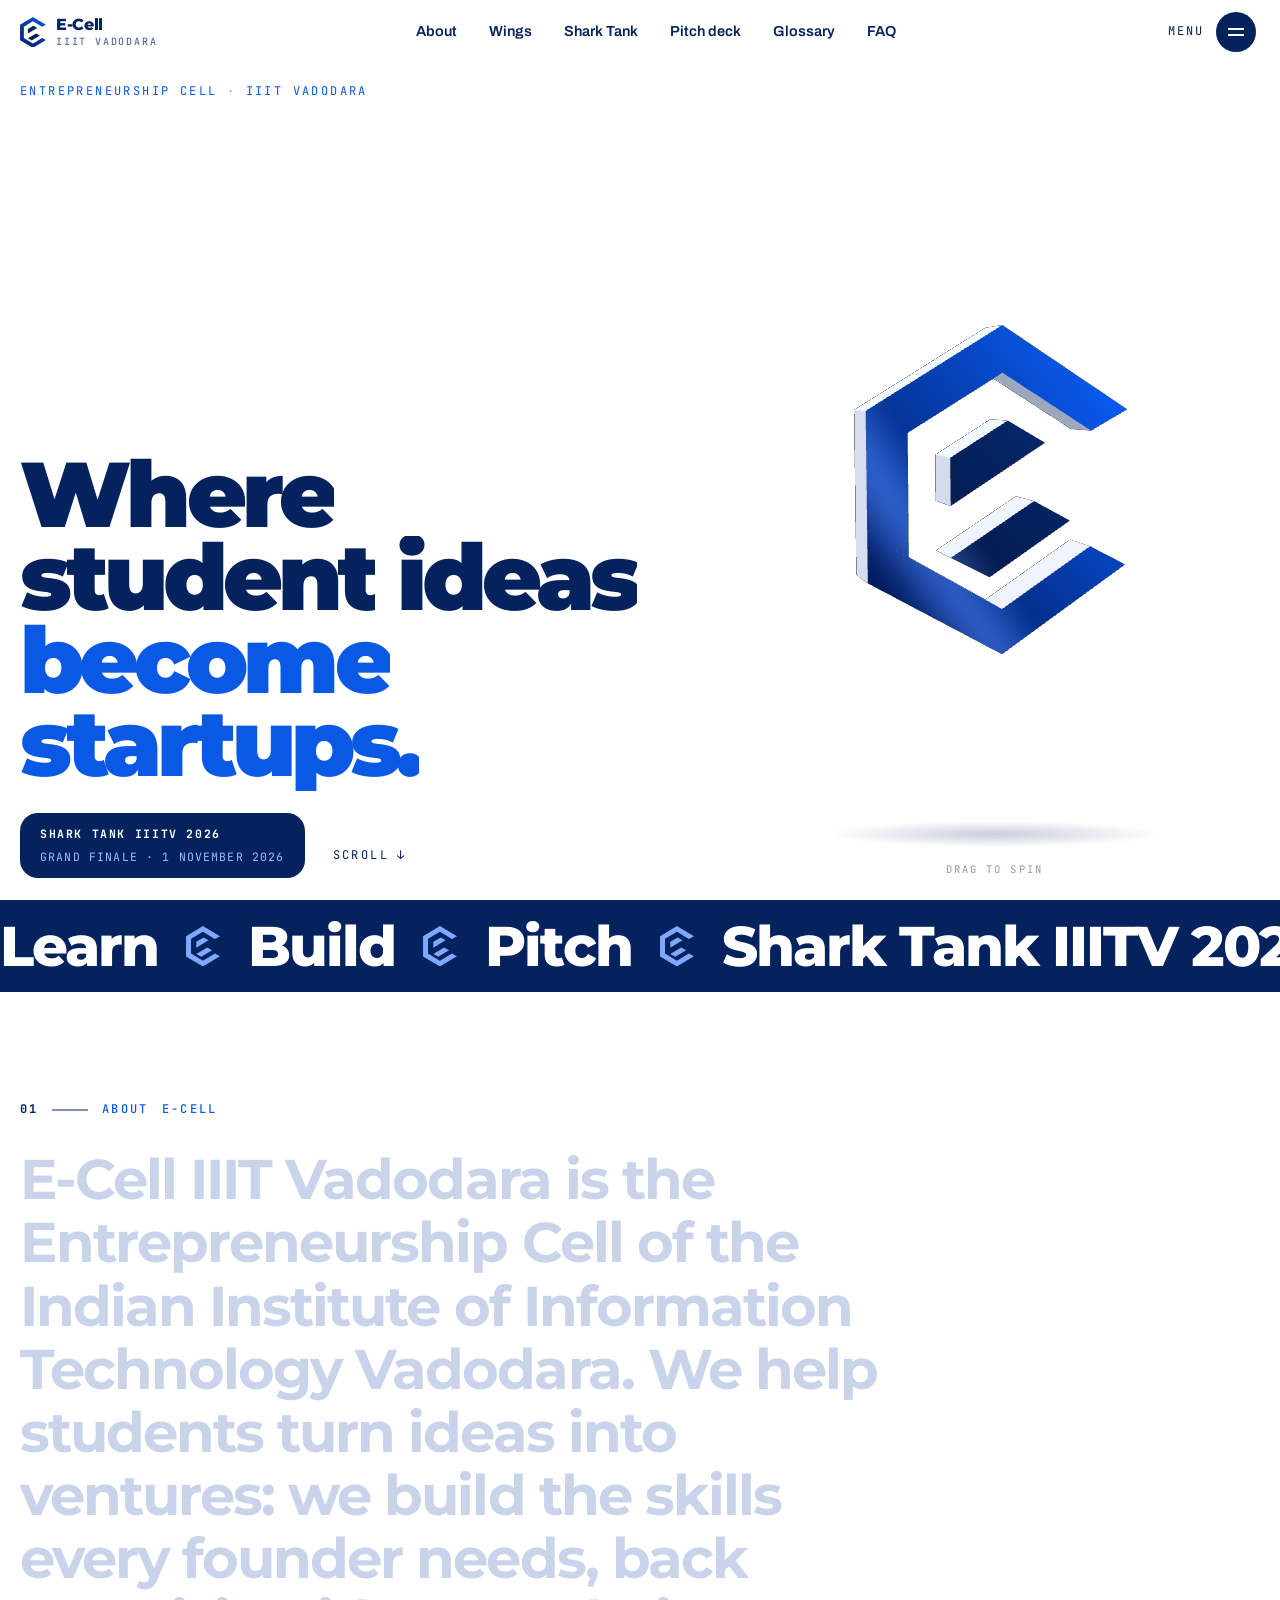
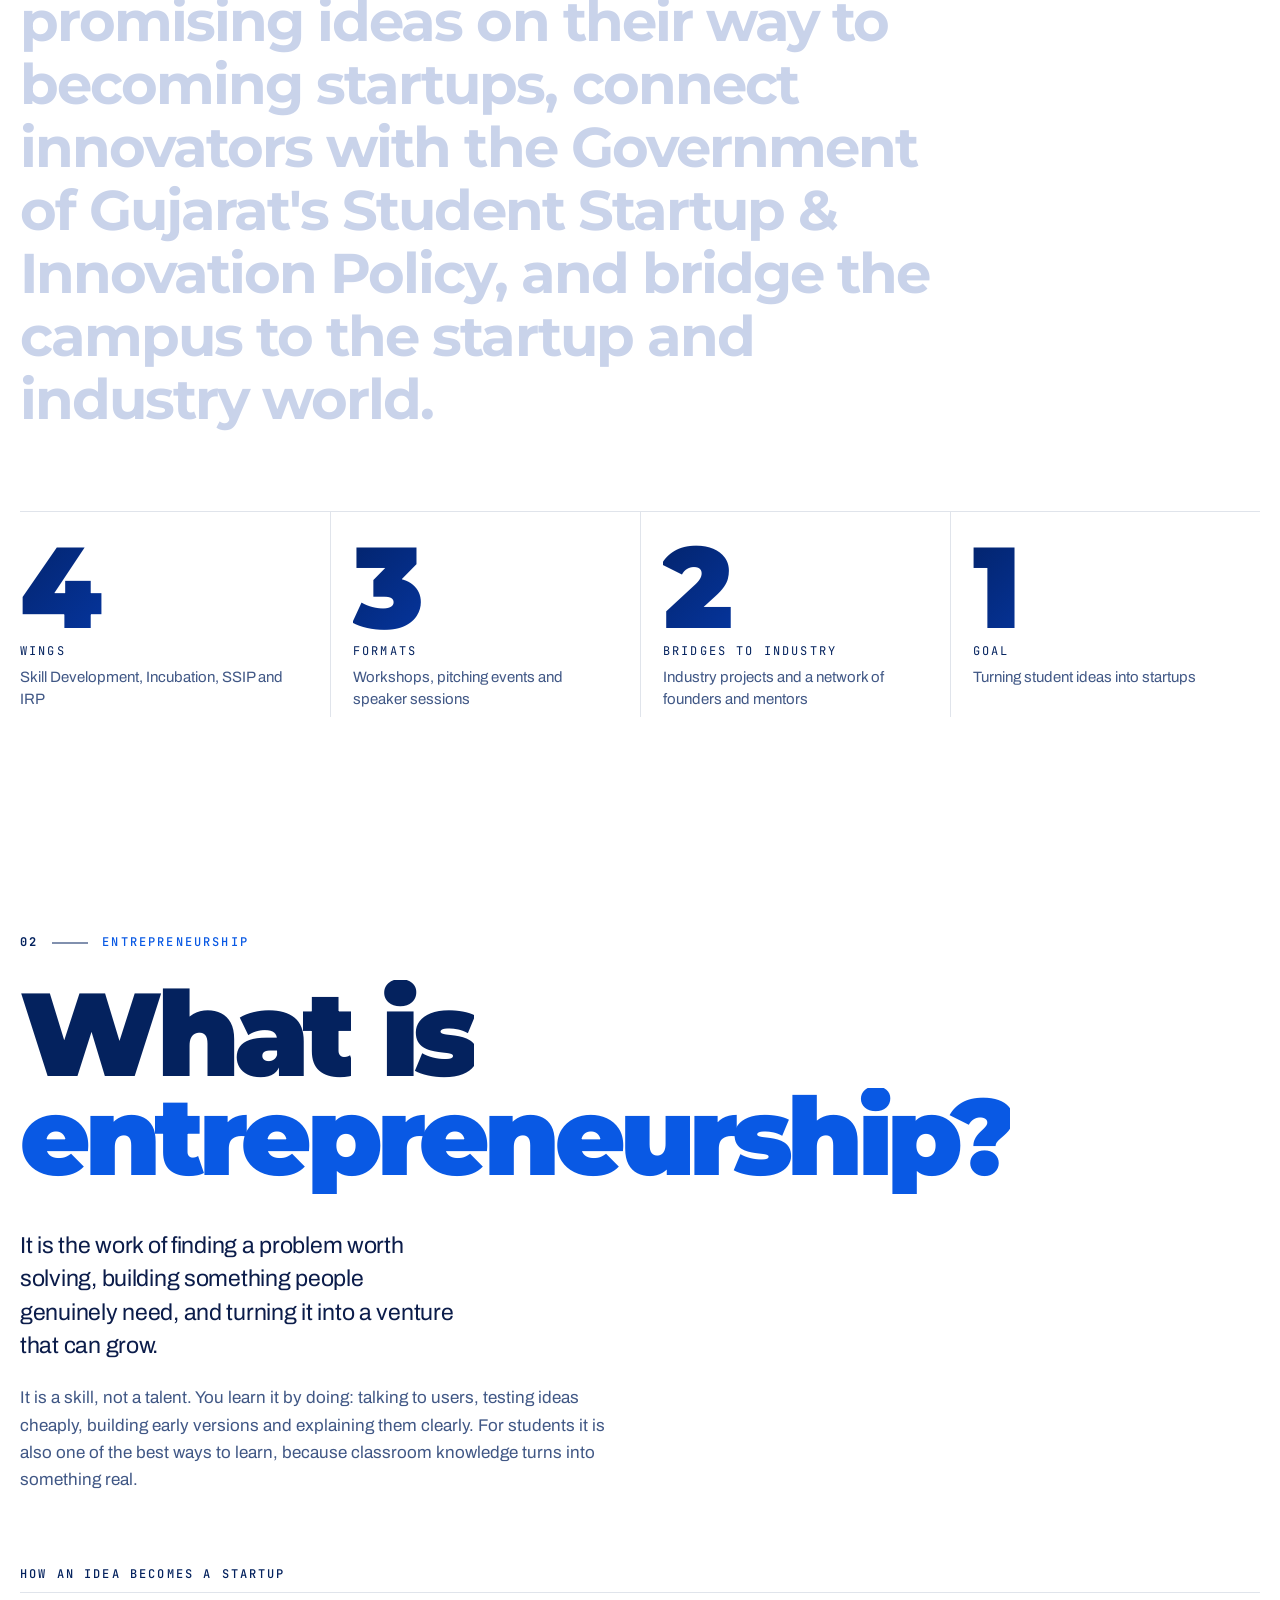
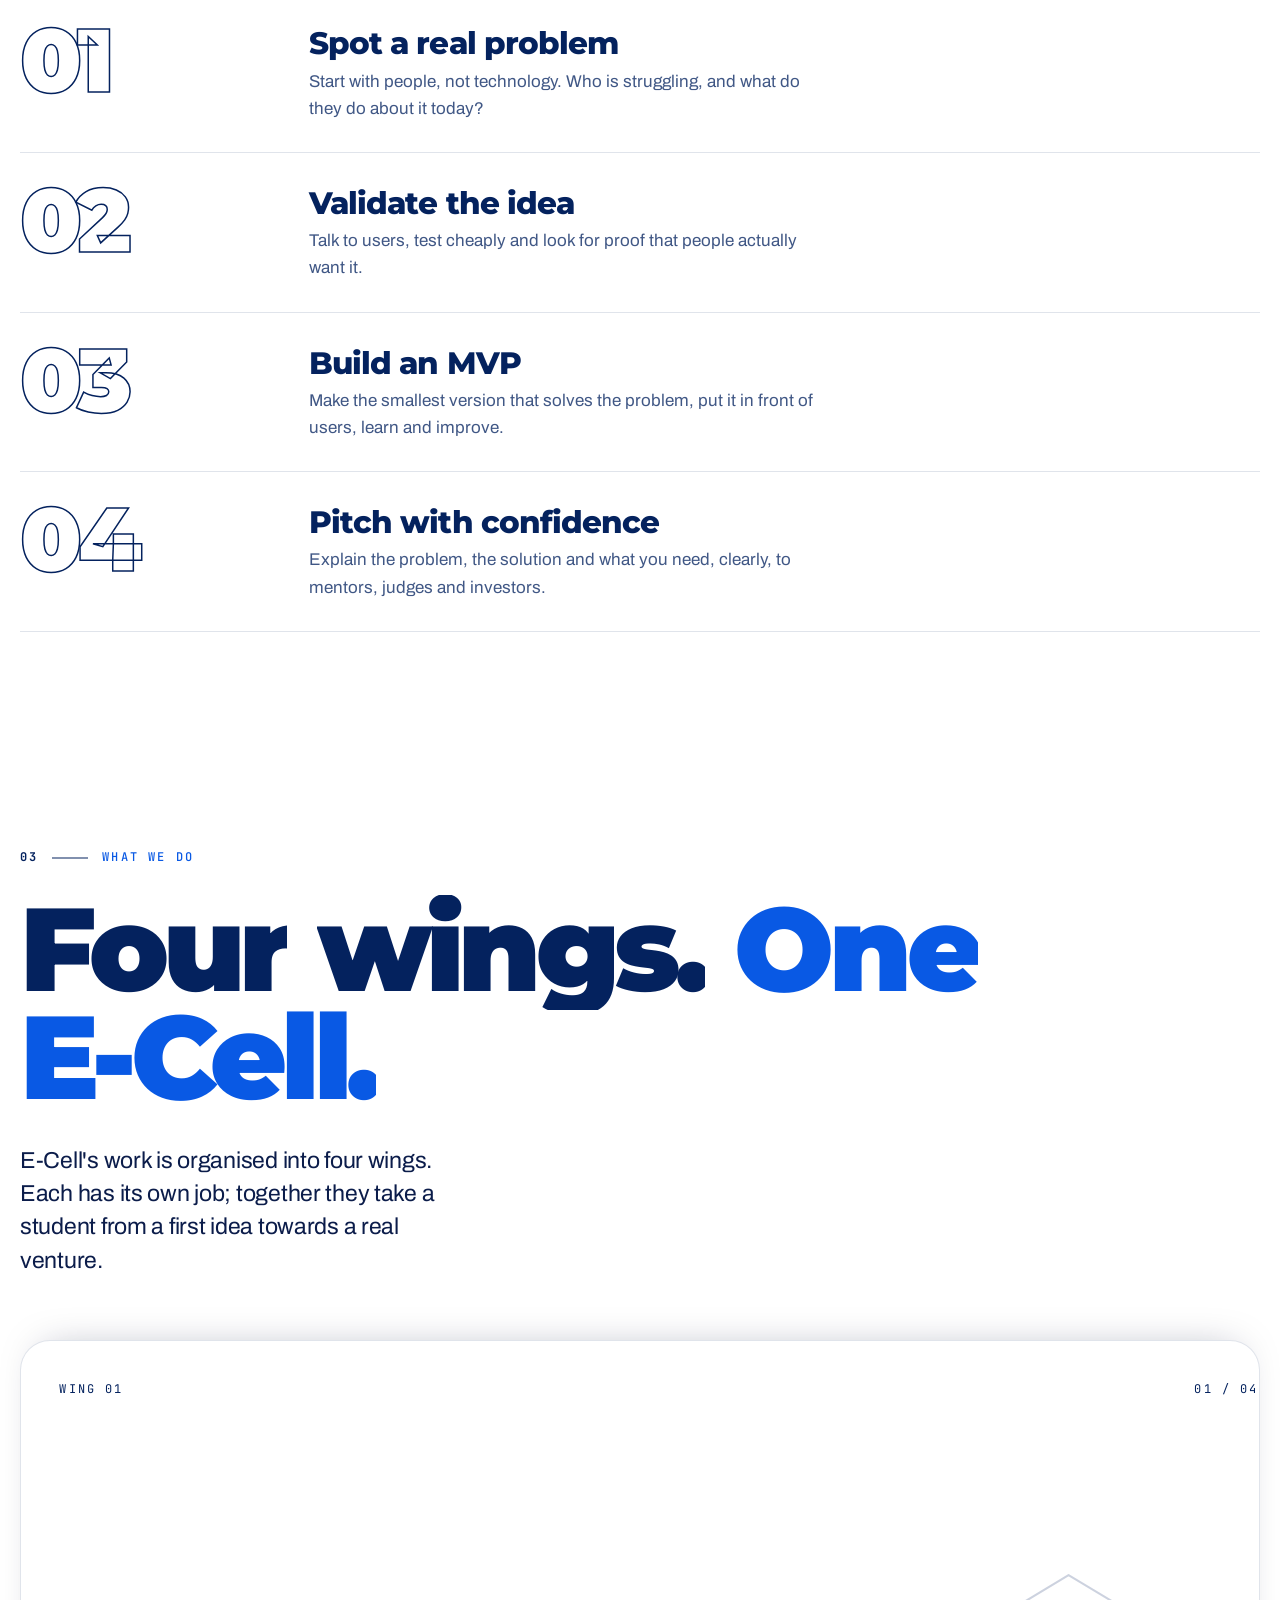
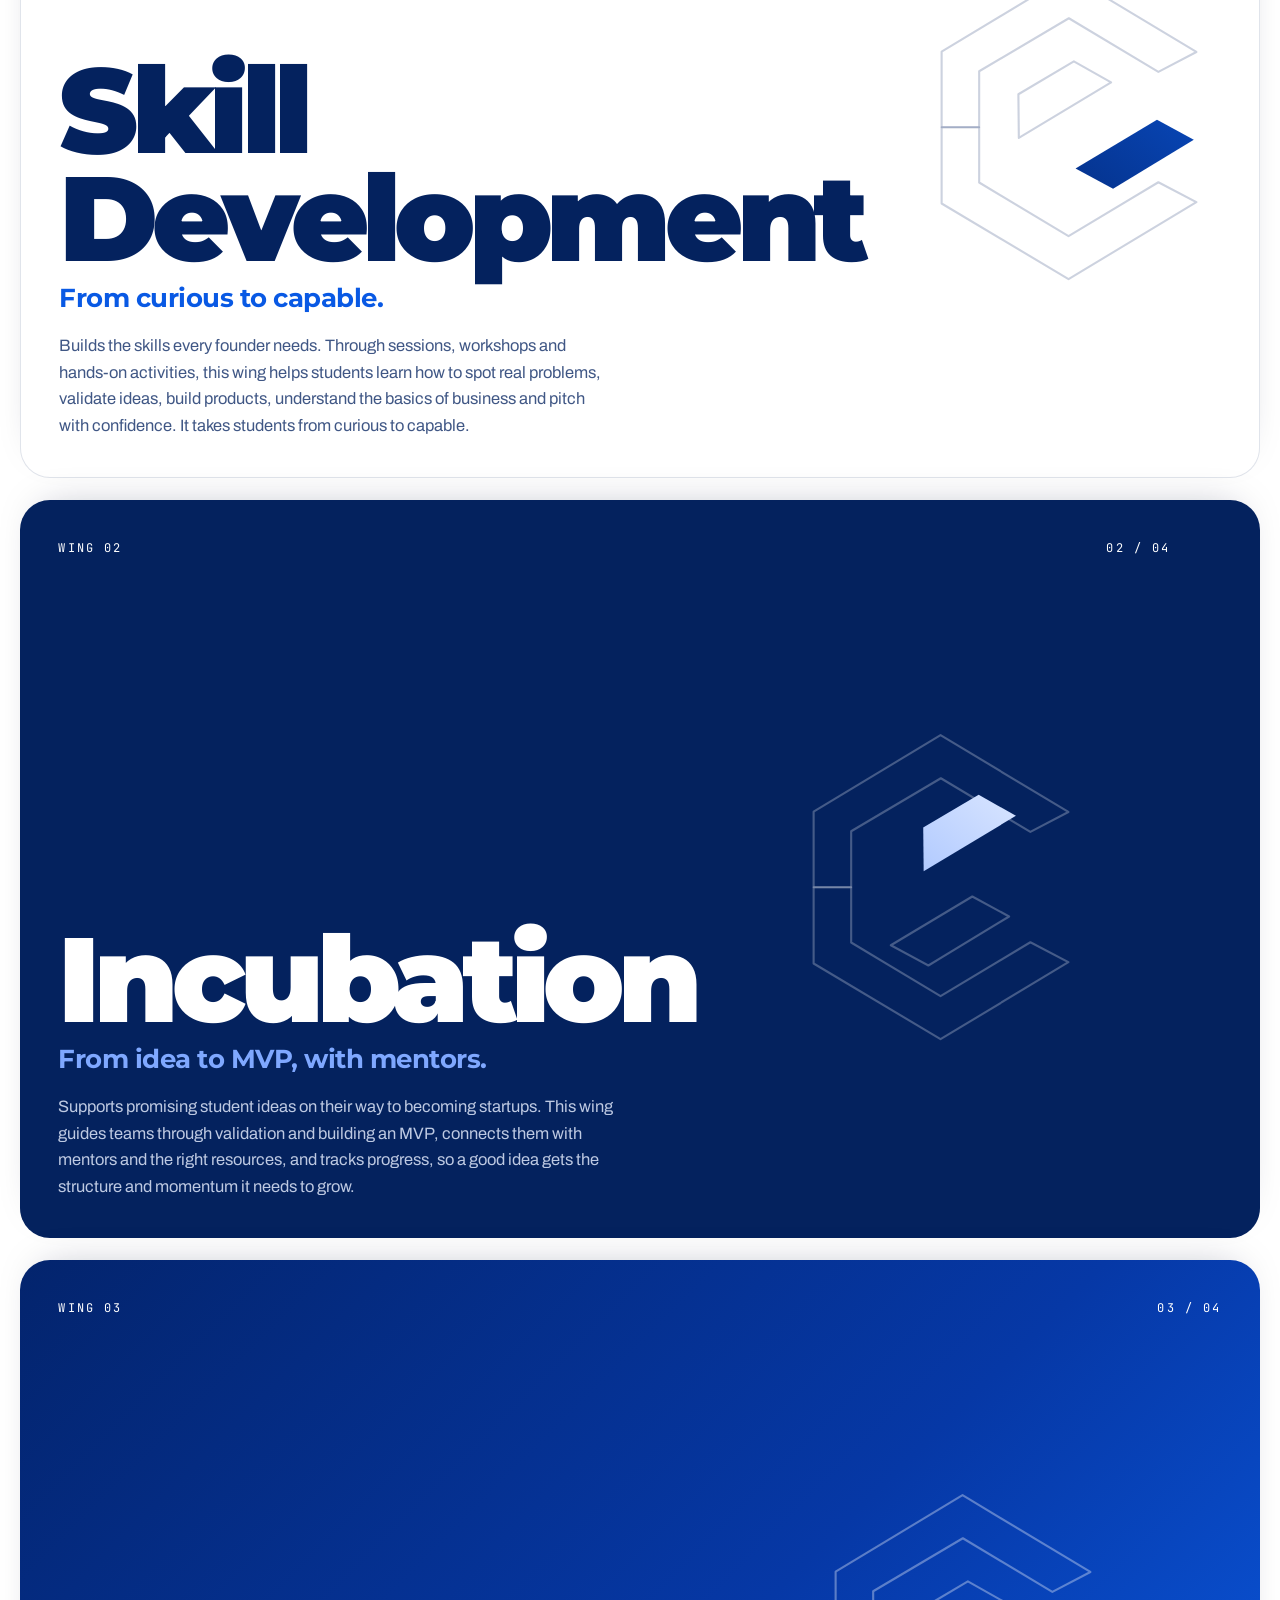
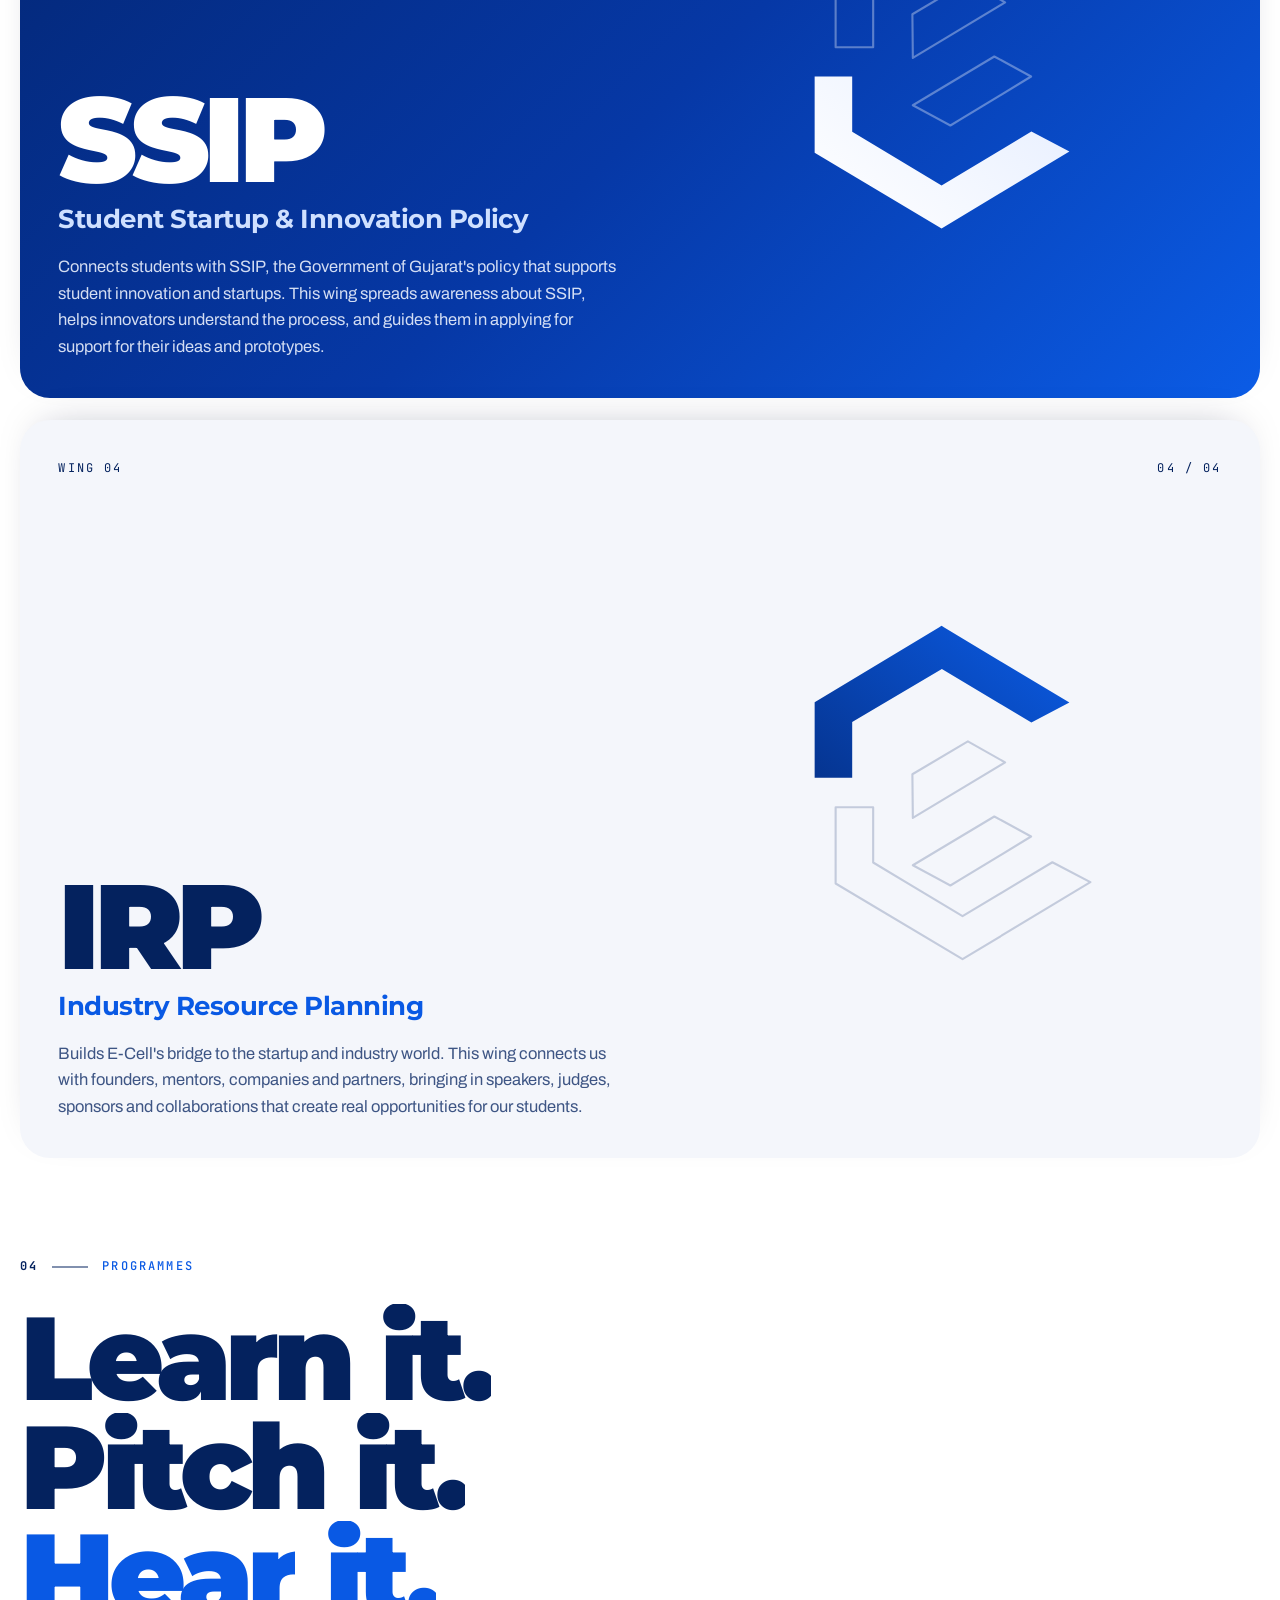
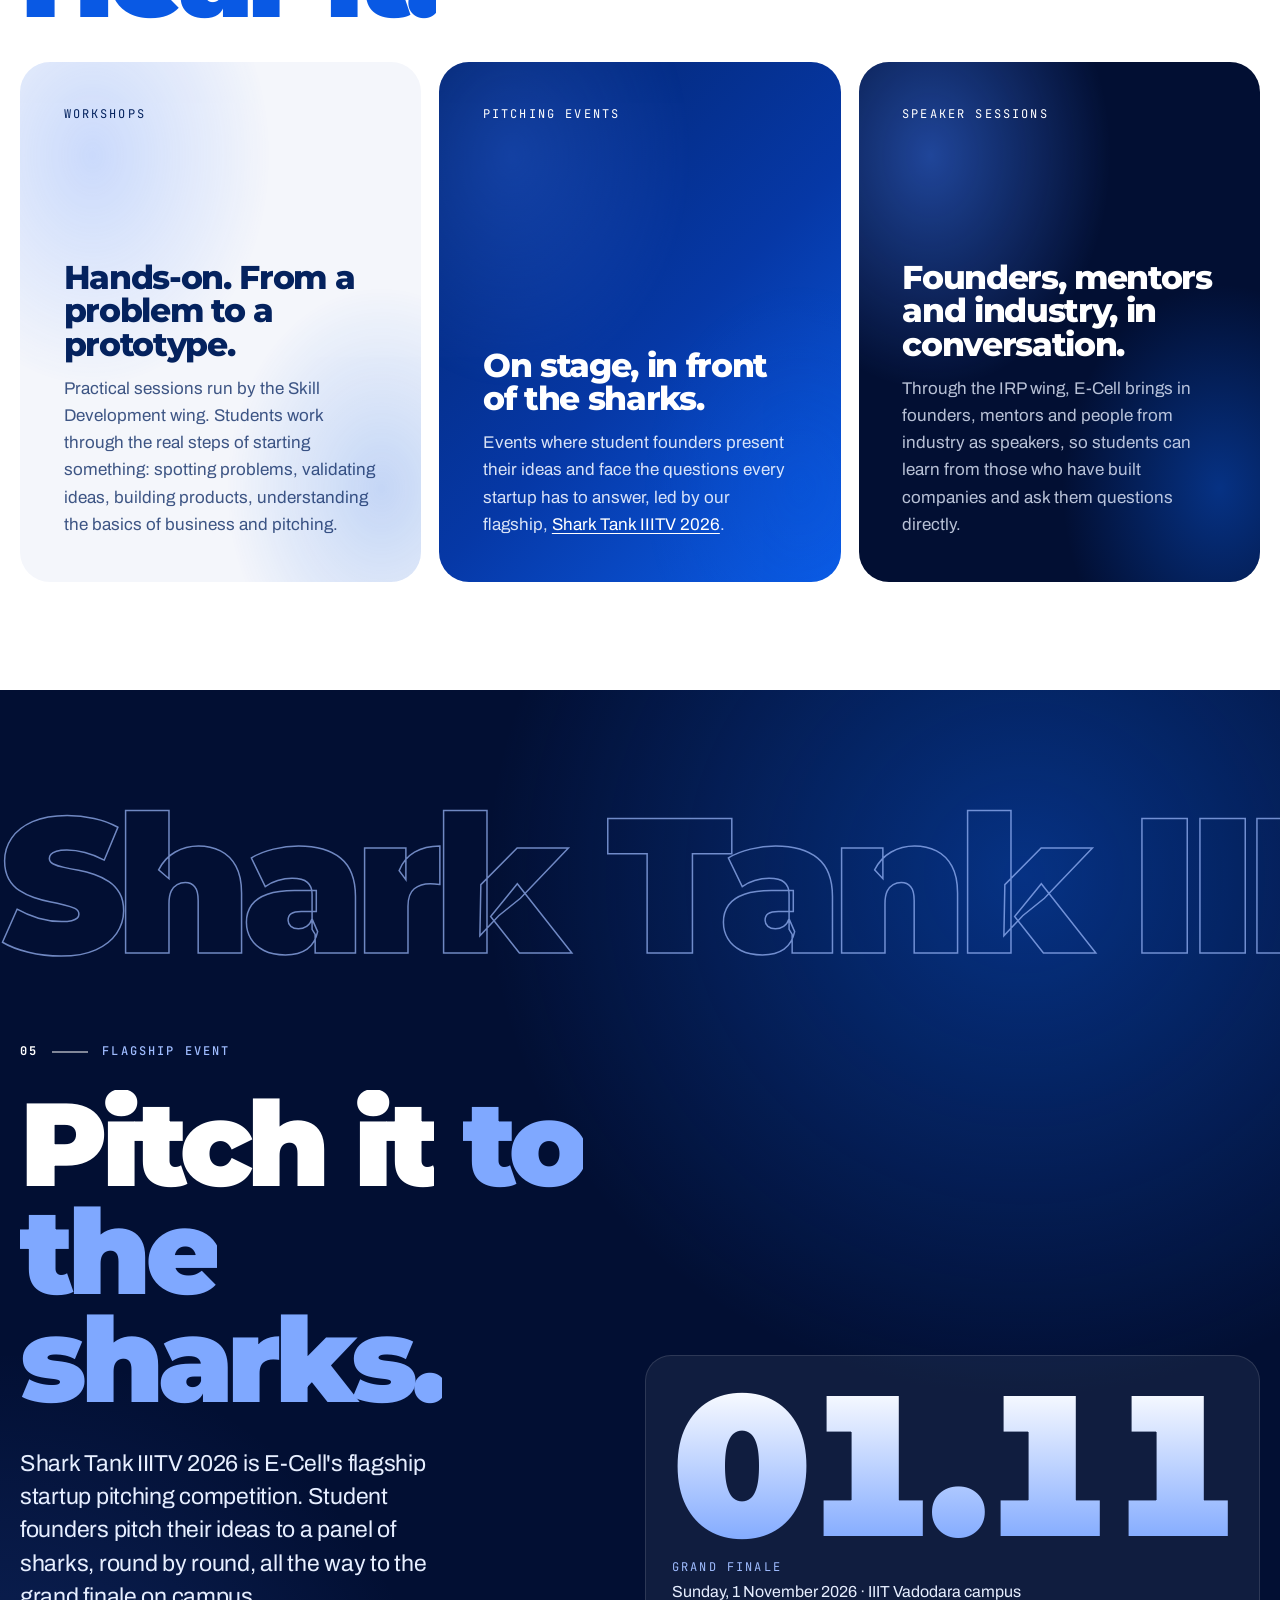
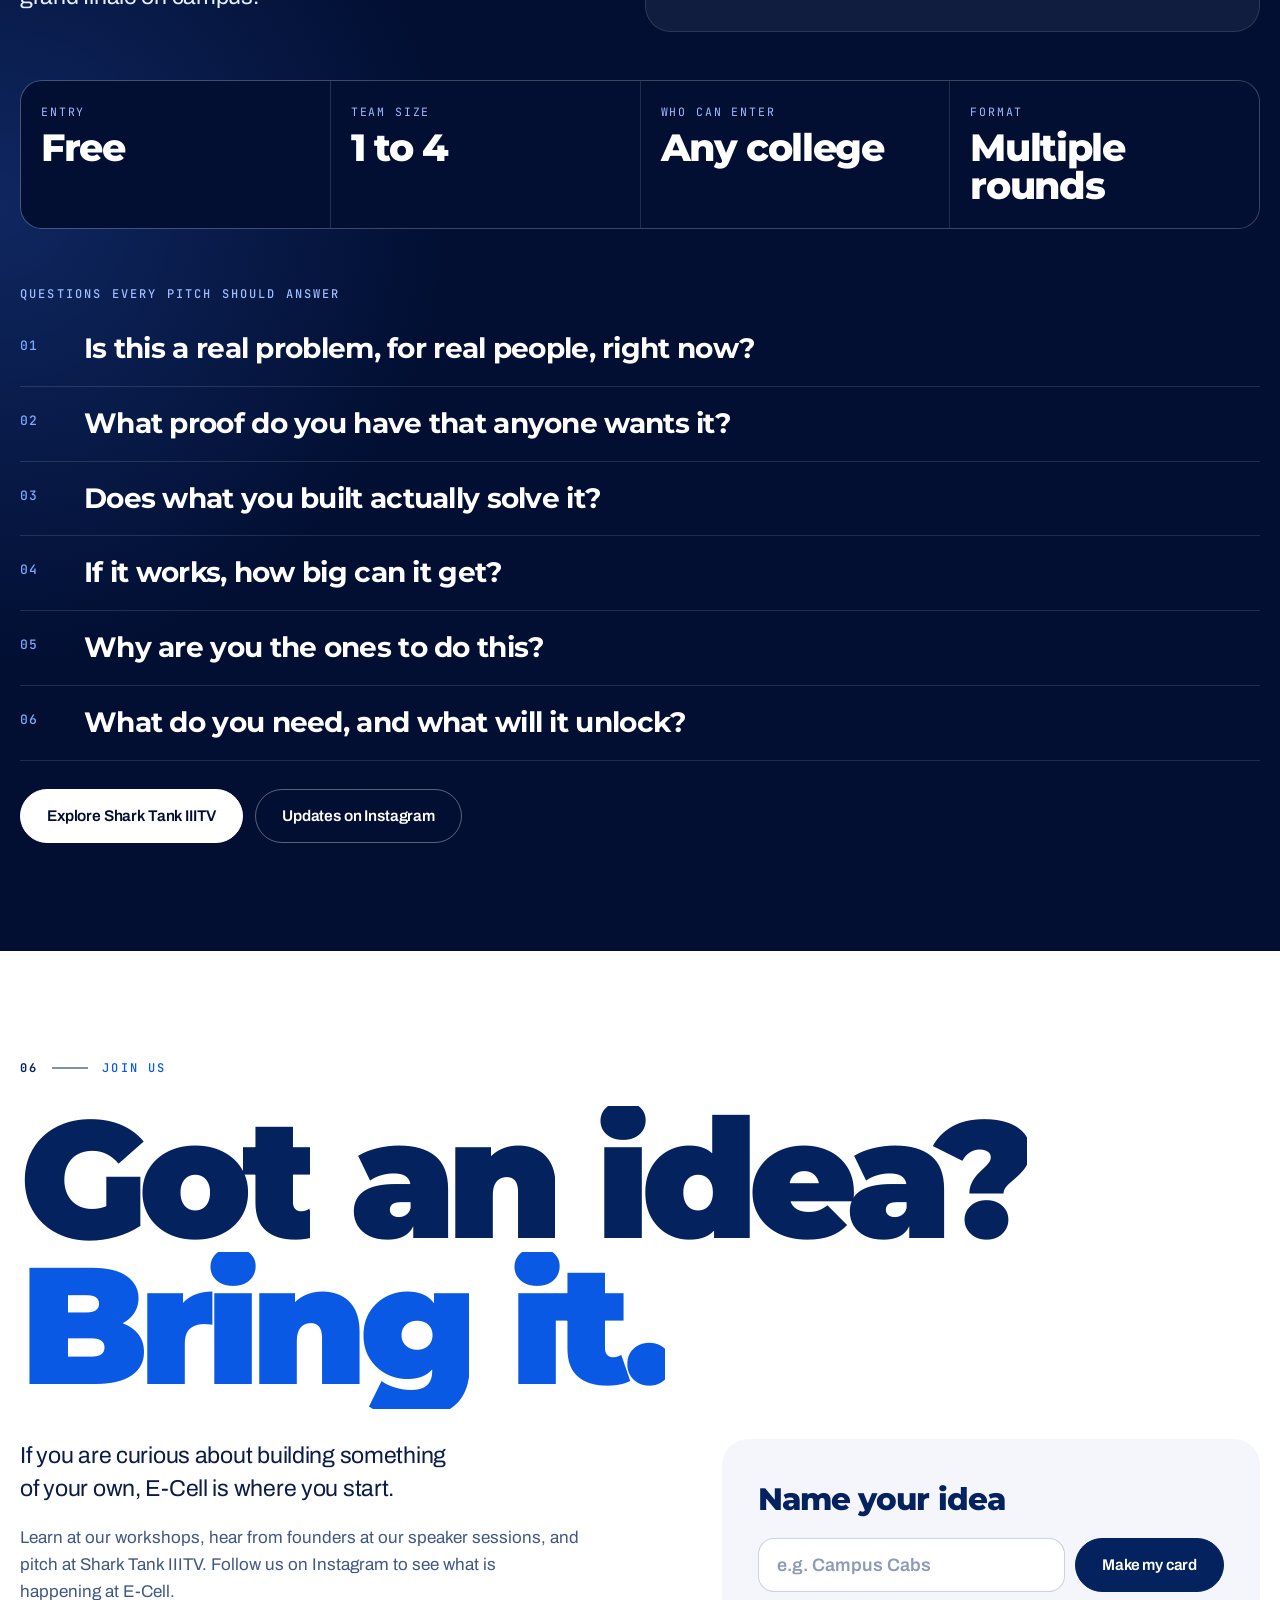
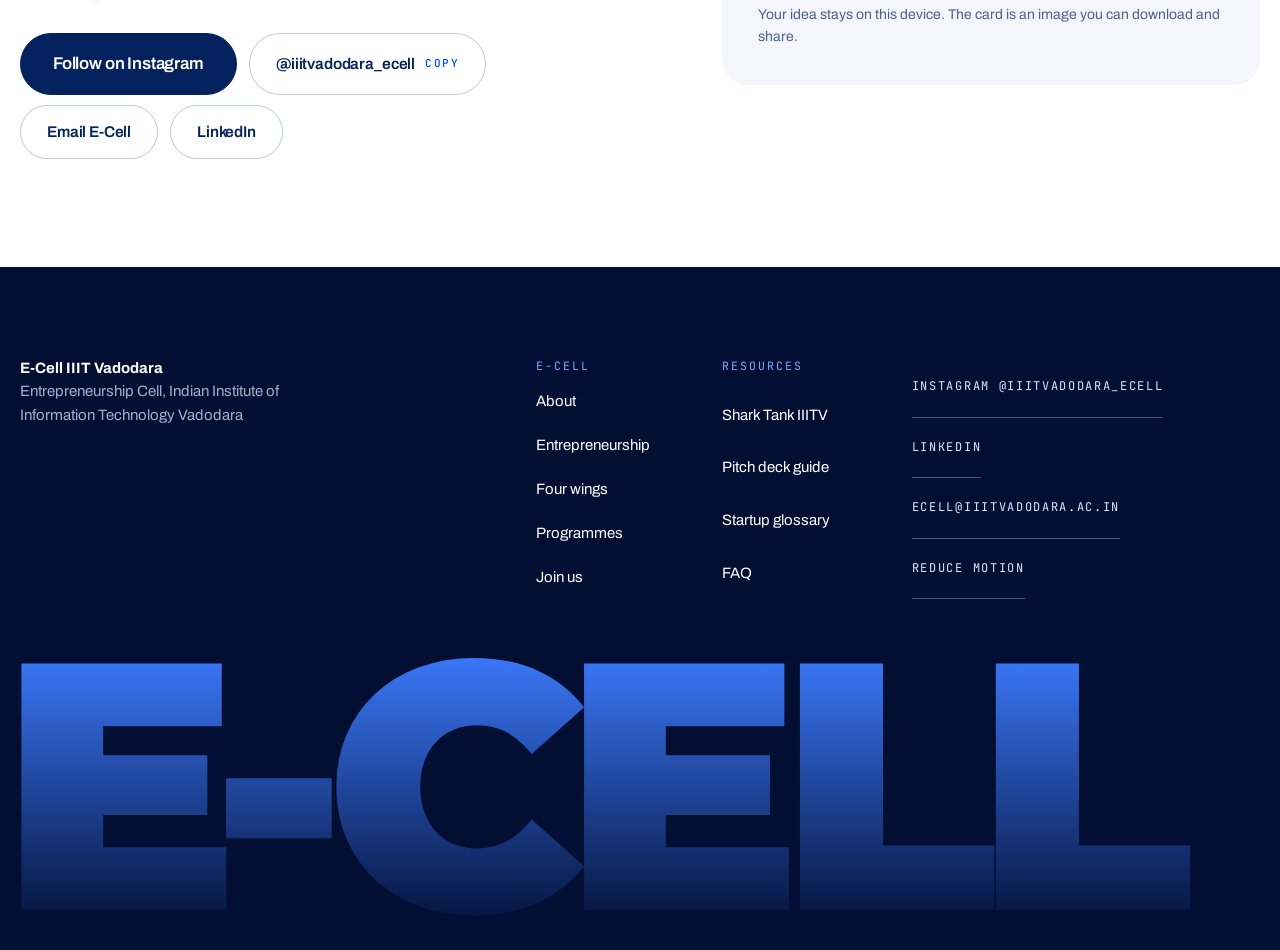
<file: index.html>
<!DOCTYPE html>
<html lang="en">
<head>
  <meta charset="utf-8" />
  <meta name="viewport" content="width=device-width, initial-scale=1, viewport-fit=cover" />
  <title>E-Cell IIIT Vadodara</title>
  <meta name="description" content="E-Cell IIIT Vadodara, the Entrepreneurship Cell of IIIT Vadodara: four wings, workshops, speaker sessions and Shark Tank IIITV 2026." />
  <meta property="og:type" content="website" />
  <meta property="og:title" content="E-Cell IIIT Vadodara" />
  <meta property="og:description" content="The Entrepreneurship Cell of IIIT Vadodara. Where student ideas become startups." />
  <meta property="og:image" content="assets/logo-full.png" />
  <meta name="twitter:card" content="summary" />
  <meta name="theme-color" content="#FFFFFF" />
  <link rel="icon" href="assets/favicon.png" type="image/png" />
  <link rel="preconnect" href="https://fonts.googleapis.com" />
  <link rel="preconnect" href="https://fonts.gstatic.com" crossorigin />
  <link href="https://fonts.googleapis.com/css2?family=Montserrat:wght@600;700;800;900&family=Archivo:wght@400;500;600&family=JetBrains+Mono:wght@500;700&display=swap" rel="stylesheet" />
  <link rel="stylesheet" href="css/v4.css" />
</head>
<body>
  <a class="skip" href="#main">Skip to content</a>

  <div class="loader" id="loader" aria-hidden="true">
    <div class="loader__mark" data-logo="outline"></div>
    <div class="loader__count"><span id="loadNum">0</span></div>
  </div>

  <header class="top" id="top">
    <a class="top__brand" href="./" aria-label="E-Cell IIIT Vadodara, home"><span class="top__mark" data-logo="mark"></span><span class="top__name">E-Cell<small>IIIT Vadodara</small></span></a>
    <nav class="top__links" aria-label="Sections"><a href="#about">About</a><a href="#wings">Wings</a><a href="shark-tank.html">Shark Tank</a><a href="pitch-deck.html">Pitch deck</a><a href="glossary.html">Glossary</a><a href="faq.html">FAQ</a></nav>
    <button class="top__menu" type="button" aria-expanded="false" aria-controls="menu"><span class="top__menu-t">Menu</span><span class="burger" aria-hidden="true"><i></i><i></i></span></button>
  </header>

  <nav class="menu" id="menu" aria-label="Site" inert>
    <ol class="menu__list">
      <li><a href="#about"><span>01</span><b>About E-Cell</b></a></li>
      <li><a href="#why"><span>02</span><b>Entrepreneurship</b></a></li>
      <li><a href="#wings"><span>03</span><b>Four wings</b></a></li>
      <li><a href="#programmes"><span>04</span><b>Programmes</b></a></li>
      <li><a href="shark-tank.html"><span>05</span><b>Shark Tank IIITV</b></a></li>
      <li><a href="#join"><span>06</span><b>Join us</b></a></li>
    </ol>
    <div class="menu__group"><p class="menu__k">Resources</p><ul class="menu__sub"><li><a href="pitch-deck.html">Pitch deck guide</a></li><li><a href="glossary.html">Startup glossary</a></li><li><a href="faq.html">FAQ</a></li></ul></div>
    <div class="menu__foot" data-ext></div>
  </nav>

  <main id="main">

    <!-- HERO -->
    <section class="hero" aria-labelledby="h-hero">
      <p class="hero__kicker">Entrepreneurship Cell <span>·</span> IIIT Vadodara</p>
      <div class="hero__stage">
        <canvas class="hero__canvas" id="mark3d" aria-hidden="true"></canvas>
        <div class="hero__fallback" data-logo="mark" aria-hidden="true"></div>
        <div class="hero__floor" aria-hidden="true"></div>
        <p class="hero__hint" aria-hidden="true">Swipe to spin</p>
      </div>
      <h1 class="hero__title" id="h-hero"><span class="sr-only">E-Cell IIIT Vadodara. </span><span class="split" data-split>Where student ideas</span> <span class="split split--accent" data-split>become startups.</span></h1>
      <div class="hero__row">
        <a class="st-pill" href="shark-tank.html"><span class="st-pill__k">Shark Tank IIITV 2026</span><span class="st-pill__v" data-finale-short>Grand finale · 1 Nov</span></a>
        <a class="hero__scroll" href="#about">Scroll <span aria-hidden="true">↓</span></a>
      </div>
    </section>

    <!-- MARQUEE -->
    <div class="band" aria-hidden="true">
      <div class="marquee"><div class="marquee__track" data-marquee>
        <span>Learn</span><i data-logo="mini"></i><span>Build</span><i data-logo="mini"></i><span>Pitch</span><i data-logo="mini"></i><span>Shark Tank IIITV 2026</span><i data-logo="mini"></i><span>Workshops</span><i data-logo="mini"></i><span>Speaker sessions</span><i data-logo="mini"></i>
      </div></div>
    </div>

    <!-- 01 ABOUT -->
    <section class="sec about" id="about" aria-labelledby="h-about">
      <div class="wrap">
        <p class="label"><b>01</b> About E-Cell</p>
        <h2 class="sr-only" id="h-about">About E-Cell IIIT Vadodara</h2>
        <p class="statement" data-fill>E-Cell IIIT Vadodara is the Entrepreneurship Cell of the Indian Institute of Information Technology Vadodara. We help students turn ideas into ventures: we build the skills every founder needs, back promising ideas on their way to becoming startups, connect innovators with the Government of Gujarat's Student Startup &amp; Innovation Policy, and bridge the campus to the startup and industry world.</p>
        <ol class="counts" data-reveal aria-label="E-Cell in four numbers">
          <li><b>4</b><span>Wings</span><small>Skill Development, Incubation, SSIP and IRP</small></li>
          <li><b>3</b><span>Formats</span><small>Workshops, pitching events and speaker sessions</small></li>
          <li><b>2</b><span>Bridges to industry</span><small>Industry projects and a network of founders and mentors</small></li>
          <li><b>1</b><span>Goal</span><small>Turning student ideas into startups</small></li>
        </ol>
      </div>
    </section>

    <!-- 02 ENTREPRENEURSHIP -->
    <section class="sec why" id="why" aria-labelledby="h-why">
      <div class="wrap">
        <p class="label"><b>02</b> Entrepreneurship</p>
        <h2 class="h-xl" id="h-why"><span class="split" data-split>What is</span> <span class="split split--accent fit-word" data-split>entrepreneurship?</span></h2>
        <div class="why__intro" data-reveal>
          <p class="lead">It is the work of finding a problem worth solving, building something people genuinely need, and turning it into a venture that can grow.</p>
          <p>It is a skill, not a talent. You learn it by doing: talking to users, testing ideas cheaply, building early versions and explaining them clearly. For students it is also one of the best ways to learn, because classroom knowledge turns into something real.</p>
        </div>
        <h3 class="mini-title" data-reveal>How an idea becomes a startup</h3>
        <ol class="steps">
          <li data-reveal><span class="steps__n">01</span><div><h4>Spot a real problem</h4><p>Start with people, not technology. Who is struggling, and what do they do about it today?</p></div></li>
          <li data-reveal><span class="steps__n">02</span><div><h4>Validate the idea</h4><p>Talk to users, test cheaply and look for proof that people actually want it.</p></div></li>
          <li data-reveal><span class="steps__n">03</span><div><h4>Build an MVP</h4><p>Make the smallest version that solves the problem, put it in front of users, learn and improve.</p></div></li>
          <li data-reveal><span class="steps__n">04</span><div><h4>Pitch with confidence</h4><p>Explain the problem, the solution and what you need, clearly, to mentors, judges and investors.</p></div></li>
        </ol>
      </div>
    </section>

    <!-- 03 FOUR WINGS -->
    <section class="sec wings" id="wings" aria-labelledby="h-wings">
      <div class="wrap">
        <p class="label"><b>03</b> What we do</p>
        <h2 class="h-xl" id="h-wings"><span class="split" data-split>Four wings.</span> <span class="split split--accent" data-split>One E-Cell.</span></h2>
        <p class="lead wings__intro" data-reveal>E-Cell's work is organised into four wings. Each has its own job; together they take a student from a first idea towards a real venture.</p>
      </div>
      <div class="stack">
        <article class="card card--1" id="wing-skill" style="--i:0" aria-labelledby="h-w1">
          <div class="card__top"><span>Wing 01</span><span>01 / 04</span></div>
          <div class="card__art" data-piece="3" aria-hidden="true"></div>
          <div class="card__body">
            <h3 class="card__name" id="h-w1">Skill Development</h3>
            <p class="card__tag">From curious to capable.</p>
            <p>Builds the skills every founder needs. Through sessions, workshops and hands-on activities, this wing helps students learn how to spot real problems, validate ideas, build products, understand the basics of business and pitch with confidence. It takes students from curious to capable.</p>
          </div>
        </article>
        <article class="card card--2" id="wing-incubation" style="--i:1" aria-labelledby="h-w2">
          <div class="card__top"><span>Wing 02</span><span>02 / 04</span></div>
          <div class="card__art" data-piece="2" aria-hidden="true"></div>
          <div class="card__body">
            <h3 class="card__name" id="h-w2">Incubation</h3>
            <p class="card__tag">From idea to MVP, with mentors.</p>
            <p>Supports promising student ideas on their way to becoming startups. This wing guides teams through validation and building an MVP, connects them with mentors and the right resources, and tracks progress, so a good idea gets the structure and momentum it needs to grow.</p>
          </div>
        </article>
        <article class="card card--3" id="wing-ssip" style="--i:2" aria-labelledby="h-w3">
          <div class="card__top"><span>Wing 03</span><span>03 / 04</span></div>
          <div class="card__art" data-piece="1" aria-hidden="true"></div>
          <div class="card__body">
            <h3 class="card__name" id="h-w3">SSIP</h3>
            <p class="card__tag">Student Startup &amp; Innovation Policy</p>
            <p>Connects students with SSIP, the Government of Gujarat's policy that supports student innovation and startups. This wing spreads awareness about SSIP, helps innovators understand the process, and guides them in applying for support for their ideas and prototypes.</p>
          </div>
        </article>
        <article class="card card--4" id="wing-irp" style="--i:3" aria-labelledby="h-w4">
          <div class="card__top"><span>Wing 04</span><span>04 / 04</span></div>
          <div class="card__art" data-piece="0" aria-hidden="true"></div>
          <div class="card__body">
            <h3 class="card__name" id="h-w4">IRP</h3>
            <p class="card__tag">Industry Resource Planning</p>
            <p>Builds E-Cell's bridge to the startup and industry world. This wing connects us with founders, mentors, companies and partners, bringing in speakers, judges, sponsors and collaborations that create real opportunities for our students.</p>
          </div>
        </article>
      </div>
    </section>

    <!-- 04 PROGRAMMES -->
    <section class="sec programmes" id="programmes" aria-labelledby="h-prog">
      <div class="wrap">
        <p class="label"><b>04</b> Programmes</p>
        <h2 class="h-xl h-stack" id="h-prog"><span class="split" data-split>Learn it.</span> <span class="split" data-split>Pitch it.</span> <span class="split split--accent" data-split>Hear it.</span></h2>
        <div class="duo trio">
          <article class="tile tile--light" data-reveal>
            <p class="tile__k">Workshops</p>
            <h3 class="tile__t">Hands-on. From a problem to a prototype.</h3>
            <p>Practical sessions run by the Skill Development wing. Students work through the real steps of starting something: spotting problems, validating ideas, building products, understanding the basics of business and pitching.</p>
          </article>
          <article class="tile tile--blue" data-reveal>
            <p class="tile__k">Pitching events</p>
            <h3 class="tile__t">On stage, in front of the sharks.</h3>
            <p>Events where student founders present their ideas and face the questions every startup has to answer, led by our flagship, <a href="shark-tank.html">Shark Tank IIITV 2026</a>.</p>
          </article>
          <article class="tile tile--dark" data-reveal>
            <p class="tile__k">Speaker sessions</p>
            <h3 class="tile__t">Founders, mentors and industry, in conversation.</h3>
            <p>Through the IRP wing, E-Cell brings in founders, mentors and people from industry as speakers, so students can learn from those who have built companies and ask them questions directly.</p>
          </article>
        </div>
      </div>
    </section>

    <!-- 05 SHARK TANK -->
    <section class="sec tank" id="shark-tank" aria-labelledby="h-tank" data-dark>
      <div class="tank__glow" aria-hidden="true"></div>
      <div class="marquee marquee--outline" aria-hidden="true"><div class="marquee__track" data-marquee>
        <span>Shark Tank IIITV 2026</span><span>Shark Tank IIITV 2026</span><span>Shark Tank IIITV 2026</span>
      </div></div>
      <div class="wrap">
        <p class="label label--light"><b>05</b> Flagship event</p>
        <div class="tank__grid">
          <div>
            <h2 class="h-xl h-xl--light" id="h-tank"><span class="split" data-split>Pitch it</span> <span class="split split--accent" data-split>to the sharks.</span></h2>
            <p class="lead lead--light" data-reveal>Shark Tank IIITV 2026 is E-Cell's flagship startup pitching competition. Student founders pitch their ideas to a panel of sharks, round by round, all the way to the grand finale on campus.</p>
          </div>
          <div class="count" data-reveal>
            <p class="count__n" data-count-n>01.11</p>
            <p class="count__l" data-count-l>Grand finale</p>
            <p class="count__d">Sunday, 1 November 2026 · IIIT Vadodara campus</p>
            <a class="count__cal" data-cal download="shark-tank-iiitv-2026-finale.ics" hidden>Add to my calendar</a>
          </div>
        </div>
        <dl class="facts" data-reveal>
          <div><dt>Entry</dt><dd>Free</dd></div>
          <div><dt>Team size</dt><dd>1 to 4</dd></div>
          <div><dt>Who can enter</dt><dd>Any college</dd></div>
          <div><dt>Format</dt><dd>Multiple rounds</dd></div>
        </dl>
        <div class="qs">
          <h3 class="mini-title mini-title--light" data-reveal>Questions every pitch should answer</h3>
          <ol>
            <li data-reveal>Is this a real problem, for real people, right now?</li>
            <li data-reveal>What proof do you have that anyone wants it?</li>
            <li data-reveal>Does what you built actually solve it?</li>
            <li data-reveal>If it works, how big can it get?</li>
            <li data-reveal>Why are you the ones to do this?</li>
            <li data-reveal>What do you need, and what will it unlock?</li>
          </ol>
        </div>
        <div class="row" data-reveal>
          <a class="btn btn--light" href="shark-tank.html" data-magnetic>Explore Shark Tank IIITV</a>
          <a class="btn btn--line-light" data-reg target="_blank" rel="noopener" hidden>Register</a>
          <a class="btn btn--line-light" data-ig target="_blank" rel="noopener">Updates on Instagram</a>
        </div>
      </div>
    </section>

    <!-- 06 JOIN -->
    <section class="sec join" id="join" aria-labelledby="h-join">
      <div class="wrap">
        <p class="label"><b>06</b> Join us</p>
        <h2 class="h-xxl" id="h-join"><span class="split" data-split>Got an idea?</span> <span class="split split--accent" data-split>Bring it.</span></h2>
        <div class="join__grid">
          <div data-reveal>
            <p class="lead">If you are curious about building something of your own, E-Cell is where you start.</p>
            <p>Learn at our workshops, hear from founders at our speaker sessions, and pitch at Shark Tank IIITV. Follow us on Instagram to see what is happening at E-Cell.</p>
            <div class="row">
              <a class="btn btn--big" data-ig target="_blank" rel="noopener" data-magnetic>Follow on Instagram</a>
              <button class="btn btn--line" type="button" id="copyHandle"><span data-handle>@iiitvadodara_ecell</span><span class="copy-t" id="copyT" aria-live="polite">Copy</span></button>
            </div>
            <div class="row row--tight contact-row">
              <a class="btn btn--line" data-mail hidden>Email E-Cell</a>
              <a class="btn btn--line" data-li target="_blank" rel="noopener" hidden>LinkedIn</a>
            </div>
          </div>
          <div class="ideabox" data-reveal>
            <label class="ideabox__l" for="idea">Name your idea</label>
            <div class="ideabox__row">
              <input id="idea" type="text" maxlength="32" autocomplete="off" autocapitalize="words" spellcheck="false" placeholder="e.g. Campus Cabs" enterkeyhint="done" />
              <button class="btn" type="button" id="cardBtn">Make my card</button>
            </div>
            <p class="ideabox__note" id="ideaNote" aria-live="polite">Your idea stays on this device. The card is an image you can download and share.</p>
          </div>
        </div>
      </div>
    </section>

  </main>

  <footer class="foot" data-dark>
    <div class="wrap">
      <div class="foot__grid">
        <p class="foot__about"><b>E-Cell IIIT Vadodara</b><br />Entrepreneurship Cell, Indian Institute of Information Technology Vadodara</p>
        <div class="foot__cols">
          <nav class="foot__nav" aria-label="E-Cell"><p class="foot__k">E-Cell</p><a href="#about">About</a><a href="#why">Entrepreneurship</a><a href="#wings">Four wings</a><a href="#programmes">Programmes</a><a href="#join">Join us</a></nav>
          <nav class="foot__nav" aria-label="Resources"><p class="foot__k">Resources</p><a href="shark-tank.html">Shark Tank IIITV</a><a href="pitch-deck.html">Pitch deck guide</a><a href="glossary.html">Startup glossary</a><a href="faq.html">FAQ</a></nav>
        </div>
        <div class="foot__ext" data-ext></div>
      </div>
      <p class="foot__word" aria-hidden="true">E-CELL</p>
    </div>
  </footer>

  <div class="sheet" id="cardSheet" role="dialog" aria-modal="true" aria-label="Your idea card" hidden>
    <div class="sheet__scrim" data-close></div>
    <div class="sheet__panel">
      <button class="sheet__x" type="button" data-close aria-label="Close">×</button>
      <p class="label">Your idea card</p>
      <div class="row row--tight">
        <a class="btn" id="cardDownload" download="ecell-idea-card.png">Download card</a>
        <button class="btn btn--line" type="button" id="cardShare" hidden>Share</button>
      </div>
      <img id="cardImg" alt="Your idea card: the E-Cell IIIT Vadodara mark with your idea written in dots" />
      <p class="sheet__note">Post it to your story and tag <span class="select">@iiitvadodara_ecell</span>. If the download does not start, press and hold the card (right-click on a computer) to save it.</p>
    </div>
  </div>

  <div class="cursor" aria-hidden="true"><i></i></div>

  <script src="js/config.js"></script>
  <script src="js/logo.js"></script>
  <script src="js/boot.js"></script>
  <script src="js/card.js"></script>
  <script src="js/mark3d.js"></script>
  <script src="js/v4.js"></script>
</body>
</html>
</file>
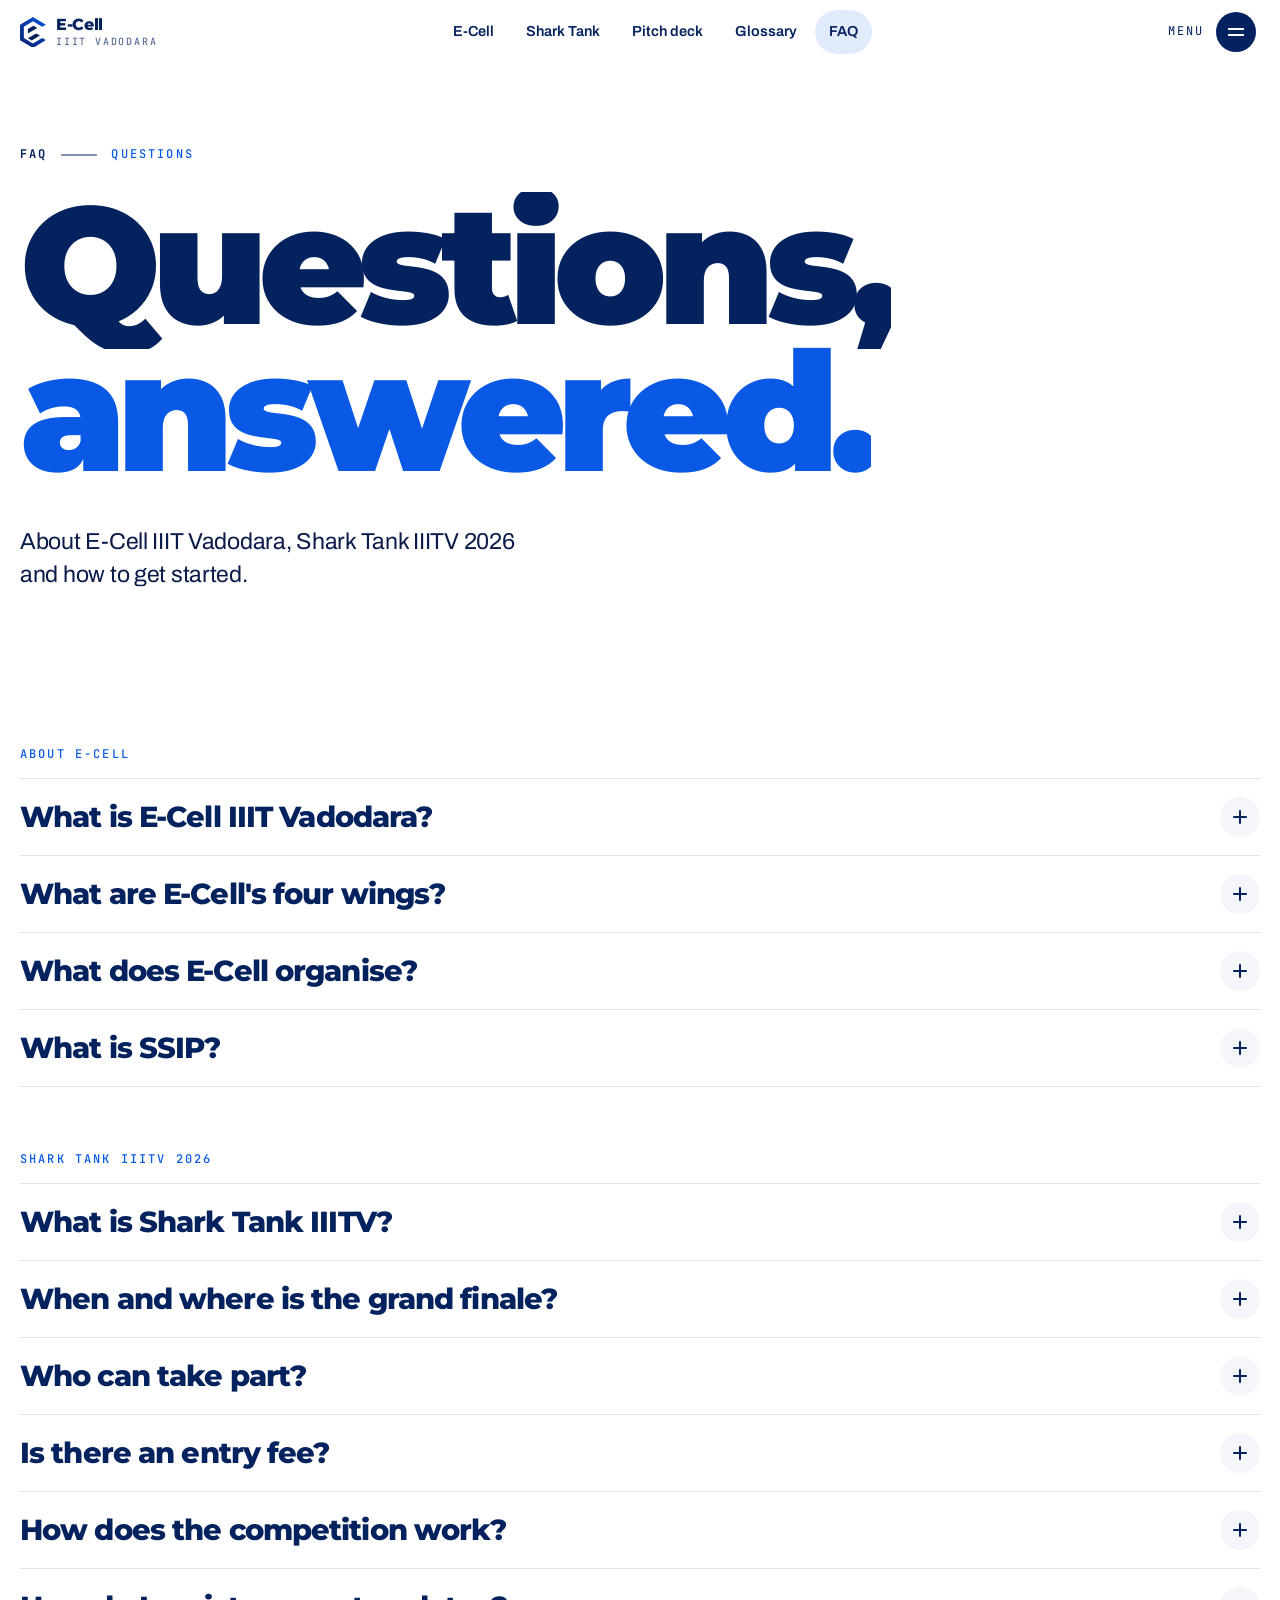
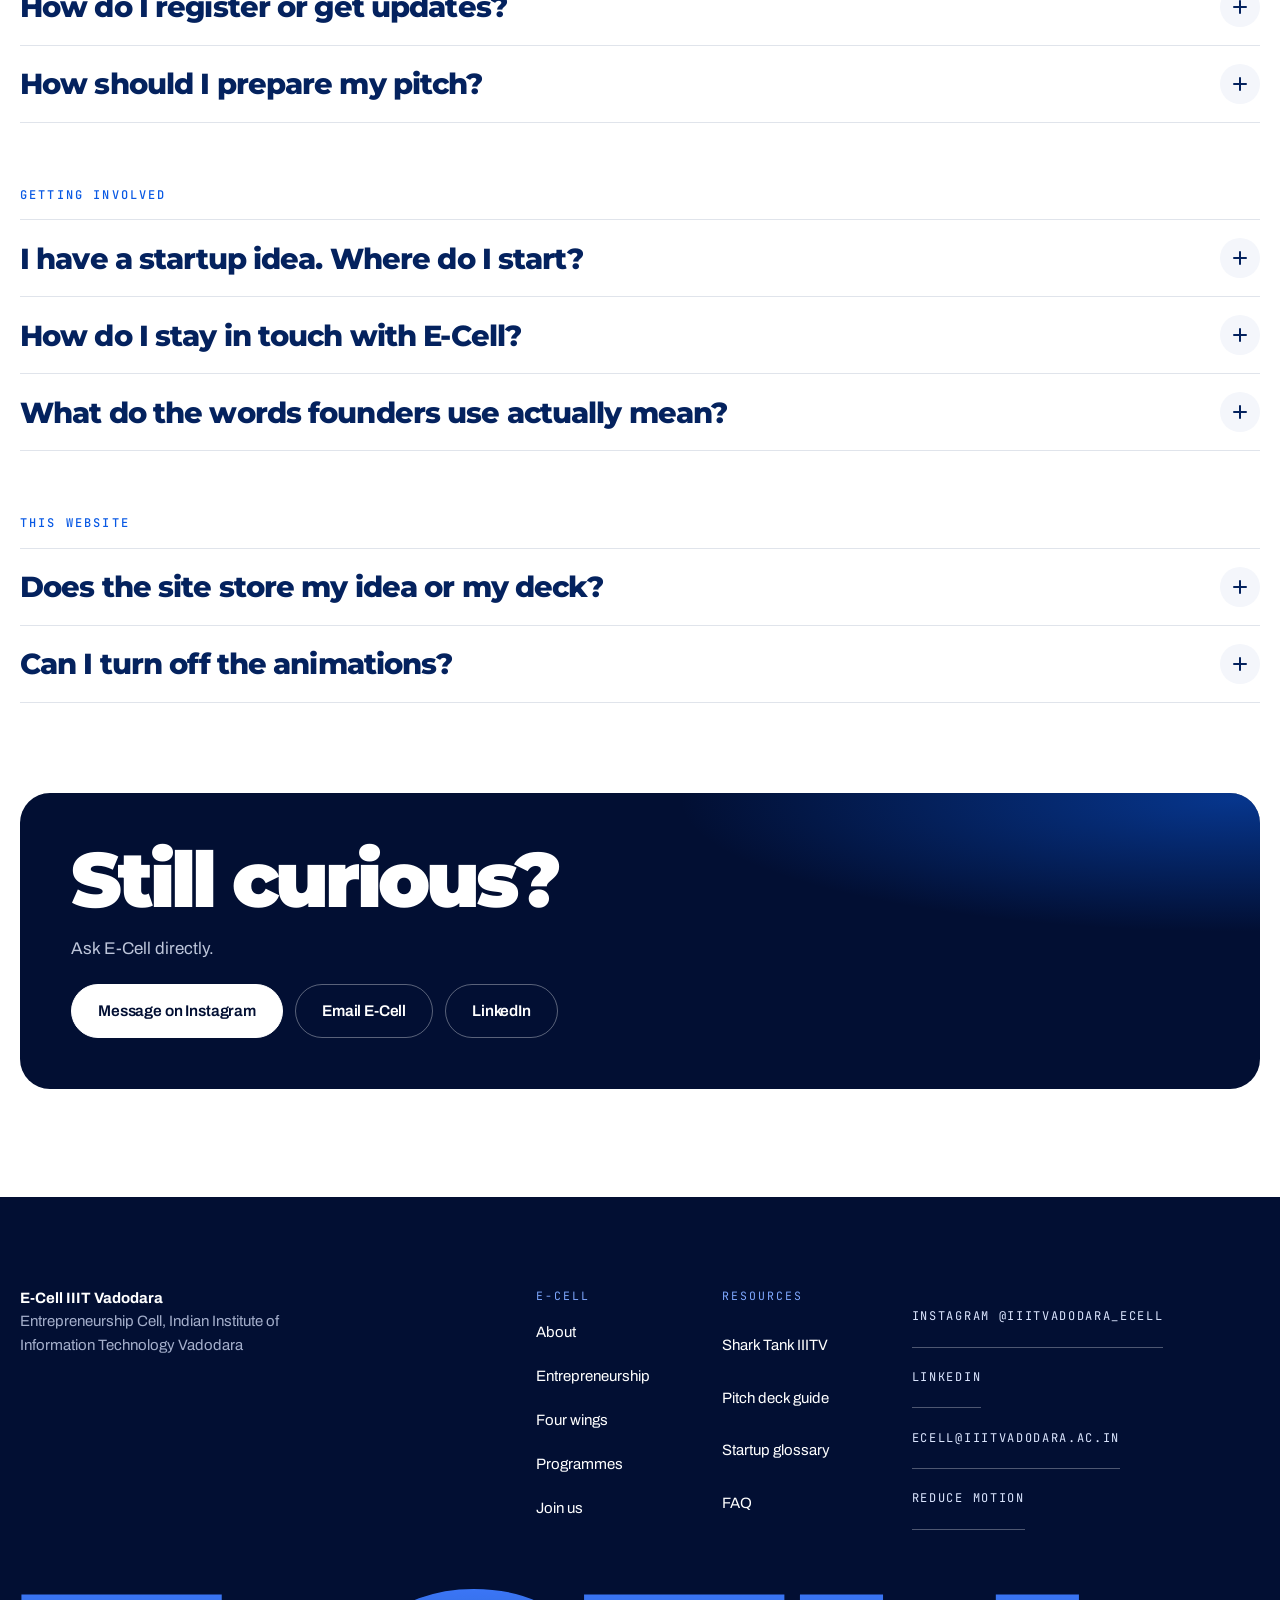
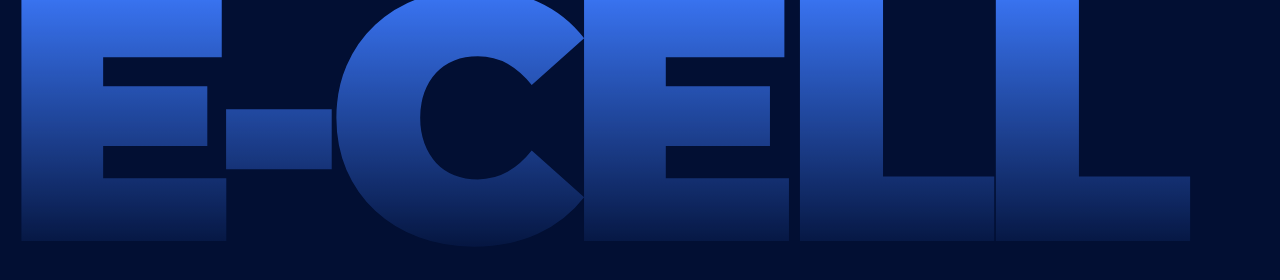
<file: faq.html>
<!DOCTYPE html>
<html lang="en">
<head>
  <meta charset="utf-8" />
  <meta name="viewport" content="width=device-width, initial-scale=1, viewport-fit=cover" />
  <title>FAQ · E-Cell IIIT Vadodara</title>
  <meta name="description" content="Answers about E-Cell IIIT Vadodara, its four wings and Shark Tank IIITV 2026: dates, eligibility, entry and how to prepare." />
  <meta property="og:type" content="website" />
  <meta property="og:title" content="FAQ · E-Cell IIIT Vadodara" />
  <meta property="og:description" content="Answers about E-Cell IIIT Vadodara, its four wings and Shark Tank IIITV 2026: dates, eligibility, entry and how to prepare." />
  <meta property="og:image" content="assets/logo-full.png" />
  <meta name="twitter:card" content="summary" />
  <meta name="theme-color" content="#FFFFFF" />
  <link rel="icon" href="assets/favicon.png" type="image/png" />
  <link rel="preconnect" href="https://fonts.googleapis.com" />
  <link rel="preconnect" href="https://fonts.gstatic.com" crossorigin />
  <link href="https://fonts.googleapis.com/css2?family=Montserrat:wght@600;700;800;900&family=Archivo:wght@400;500;600&family=JetBrains+Mono:wght@500;700&display=swap" rel="stylesheet" />
  <link rel="stylesheet" href="css/v4.css" />
</head>
<body class="">
  <a class="skip" href="#main">Skip to content</a>

  <header class="top" id="top">
    <a class="top__brand" href="./" aria-label="E-Cell IIIT Vadodara, home"><span class="top__mark" data-logo="mark"></span><span class="top__name">E-Cell<small>IIIT Vadodara</small></span></a>
    <nav class="top__links" aria-label="Sections"><a href="./">E-Cell</a><a href="shark-tank.html">Shark Tank</a><a href="pitch-deck.html">Pitch deck</a><a href="glossary.html">Glossary</a><a href="faq.html" aria-current="page">FAQ</a></nav>
    <button class="top__menu" type="button" aria-expanded="false" aria-controls="menu"><span class="top__menu-t">Menu</span><span class="burger" aria-hidden="true"><i></i><i></i></span></button>
  </header>

  <nav class="menu" id="menu" aria-label="Site" inert>
    <ol class="menu__list">
      <li><a href="./#about"><span>01</span><b>About E-Cell</b></a></li>
      <li><a href="./#why"><span>02</span><b>Entrepreneurship</b></a></li>
      <li><a href="./#wings"><span>03</span><b>Four wings</b></a></li>
      <li><a href="./#programmes"><span>04</span><b>Programmes</b></a></li>
      <li><a href="shark-tank.html"><span>05</span><b>Shark Tank IIITV</b></a></li>
      <li><a href="./#join"><span>06</span><b>Join us</b></a></li>
    </ol>
    <div class="menu__group"><p class="menu__k">Resources</p><ul class="menu__sub"><li><a href="pitch-deck.html">Pitch deck guide</a></li><li><a href="glossary.html">Startup glossary</a></li><li><a href="faq.html" aria-current="page">FAQ</a></li></ul></div>
    <div class="menu__foot" data-ext></div>
  </nav>

  <main id="main">
    <section class="page-hero" aria-labelledby="h-faq">
      <div class="wrap">
        <p class="label"><b>FAQ</b> Questions</p>
        <h1 class="h-xxl" id="h-faq"><span class="split" data-split>Questions,</span> <span class="split split--accent" data-split>answered.</span></h1>
        <p class="lead" data-reveal>About E-Cell IIIT Vadodara, Shark Tank IIITV 2026 and how to get started.</p>
      </div>
    </section>
    <section class="sec faq" style="padding-top:0" aria-label="Frequently asked questions">
      <div class="wrap">
      <div class="faq-group">
        <h2>About E-Cell</h2>
        <details class="qa" data-reveal><summary>What is E-Cell IIIT Vadodara?<i aria-hidden="true"></i></summary><div class="qa__a"><p>E-Cell IIIT Vadodara is the Entrepreneurship Cell of the Indian Institute of Information Technology Vadodara. It helps students turn ideas into ventures: it builds the skills every founder needs, supports promising ideas on their way to becoming startups, connects innovators with SSIP and bridges the campus to the startup and industry world.</p></div></details>
        <details class="qa" data-reveal><summary>What are E-Cell's four wings?<i aria-hidden="true"></i></summary><div class="qa__a"><ul><li><b>Skill Development</b> builds the skills every founder needs through sessions, workshops and hands-on activities.</li><li><b>Incubation</b> supports promising student ideas on their way to becoming startups, from validation to an MVP, with mentors and resources.</li><li><b>SSIP</b> connects students with the Government of Gujarat's Student Startup &amp; Innovation Policy and guides them in applying for support.</li><li><b>IRP</b> (Industry Resource Planning) builds E-Cell's bridge to founders, mentors, companies and partners.</li></ul><p><a href="./#wings">Read about the four wings</a></p></div></details>
        <details class="qa" data-reveal><summary>What does E-Cell organise?<i aria-hidden="true"></i></summary><div class="qa__a"><p>Workshops, pitching events and speaker sessions, along with industry projects and a network of founders and mentors. Its flagship event is <a href="shark-tank.html">Shark Tank IIITV</a>.</p></div></details>
        <details class="qa" data-reveal><summary>What is SSIP?<i aria-hidden="true"></i></summary><div class="qa__a"><p>SSIP is the Student Startup &amp; Innovation Policy of the Government of Gujarat, which supports student innovation and startups. E-Cell's SSIP wing spreads awareness about it, helps innovators understand the process, and guides them in applying for support for their ideas and prototypes.</p></div></details>
      </div>
      <div class="faq-group">
        <h2>Shark Tank IIITV 2026</h2>
        <details class="qa" data-reveal><summary>What is Shark Tank IIITV?<i aria-hidden="true"></i></summary><div class="qa__a"><p>E-Cell's flagship startup pitching competition. Student founders pitch their ideas to a panel of sharks over multiple rounds, leading to the grand finale on campus.</p></div></details>
        <details class="qa" data-reveal><summary>When and where is the grand finale?<i aria-hidden="true"></i></summary><div class="qa__a"><p>Sunday, 1 November 2026, on the IIIT Vadodara campus.</p></div></details>
        <details class="qa" data-reveal><summary>Who can take part?<i aria-hidden="true"></i></summary><div class="qa__a"><p>Students from any college, in teams of 1 to 4.</p></div></details>
        <details class="qa" data-reveal><summary>Is there an entry fee?<i aria-hidden="true"></i></summary><div class="qa__a"><p>No. Entry is free.</p></div></details>
        <details class="qa" data-reveal><summary>How does the competition work?<i aria-hidden="true"></i></summary><div class="qa__a"><p>Teams pitch over multiple rounds, leading to the grand finale on campus.</p></div></details>
        <details class="qa" data-reveal><summary>How do I register or get updates?<i aria-hidden="true"></i></summary><div class="qa__a"><p data-reg-answer>Follow E-Cell IIIT Vadodara on Instagram, <a data-ig target="_blank" rel="noopener"><span data-handle>@iiitvadodara_ecell</span></a>, for Shark Tank IIITV 2026 updates.</p></div></details>
        <details class="qa" data-reveal><summary>How should I prepare my pitch?<i aria-hidden="true"></i></summary><div class="qa__a"><p>Start with our <a href="pitch-deck.html">pitch deck guide</a>, make sure your pitch answers the <a href="shark-tank.html#prepare">six questions every pitch should answer</a>, and rehearse out loud with the <a href="shark-tank.html#clock">pitch clock</a>.</p></div></details>
      </div>
      <div class="faq-group">
        <h2>Getting involved</h2>
        <details class="qa" data-reveal><summary>I have a startup idea. Where do I start?<i aria-hidden="true"></i></summary><div class="qa__a"><p>Start with the problem, not the product: who has it, and what do they do about it today? Our <a href="pitch-deck.html">pitch deck guide</a> walks through the questions every startup has to answer, and the <a href="glossary.html">startup glossary</a> explains the terms you will hear. E-Cell's Incubation wing supports promising student ideas through validation and building an MVP.</p></div></details>
        <details class="qa" data-reveal><summary>How do I stay in touch with E-Cell?<i aria-hidden="true"></i></summary><div class="qa__a"><p>Follow <a data-ig target="_blank" rel="noopener"><span data-handle>@iiitvadodara_ecell</span></a> on Instagram<span data-li-wrap hidden>, connect on <a data-li target="_blank" rel="noopener">LinkedIn</a></span><span data-mail-wrap hidden>, or write to <a data-mail><span data-mail-t></span></a></span>.</p></div></details>
        <details class="qa" data-reveal><summary>What do the words founders use actually mean?<i aria-hidden="true"></i></summary><div class="qa__a"><p>MVP, pivot, runway, cap table: the <a href="glossary.html">startup glossary</a> explains them in plain English, with examples.</p></div></details>
      </div>
      <div class="faq-group">
        <h2>This website</h2>
        <details class="qa" data-reveal><summary>Does the site store my idea or my deck?<i aria-hidden="true"></i></summary><div class="qa__a"><p>Only on your own device. The idea card, the deck builder and the pitch checklist save what you type in your browser's storage, so it is there when you come back. Nothing is sent anywhere.</p></div></details>
        <details class="qa" data-reveal><summary>Can I turn off the animations?<i aria-hidden="true"></i></summary><div class="qa__a"><p>Yes. Choose <b>Reduce motion</b> in the menu or the footer. If your phone or computer is set to reduce motion, the site already respects that.</p></div></details>
      </div>
        <div class="cta-band" data-reveal>
          <h2>Still curious?</h2>
          <p>Ask E-Cell directly.</p>
          <div class="row row--tight">
            <a class="btn btn--light" data-ig target="_blank" rel="noopener">Message on Instagram</a>
            <a class="btn btn--line-light" data-mail hidden>Email E-Cell</a>
            <a class="btn btn--line-light" data-li target="_blank" rel="noopener" hidden>LinkedIn</a>
          </div>
        </div>
      </div>
    </section>
  </main>

  <footer class="foot" data-dark>
    <div class="wrap">
      <div class="foot__grid">
        <p class="foot__about"><b>E-Cell IIIT Vadodara</b><br />Entrepreneurship Cell, Indian Institute of Information Technology Vadodara</p>
        <div class="foot__cols">
          <nav class="foot__nav" aria-label="E-Cell"><p class="foot__k">E-Cell</p><a href="./#about">About</a><a href="./#why">Entrepreneurship</a><a href="./#wings">Four wings</a><a href="./#programmes">Programmes</a><a href="./#join">Join us</a></nav>
          <nav class="foot__nav" aria-label="Resources"><p class="foot__k">Resources</p><a href="shark-tank.html">Shark Tank IIITV</a><a href="pitch-deck.html">Pitch deck guide</a><a href="glossary.html">Startup glossary</a><a href="faq.html" aria-current="page">FAQ</a></nav>
        </div>
        <div class="foot__ext" data-ext></div>
      </div>
      <p class="foot__word" aria-hidden="true">E-CELL</p>
    </div>
  </footer>

  <div class="cursor" aria-hidden="true"><i></i></div>

  <script src="js/config.js"></script>
  <script src="js/logo.js"></script>
  <script src="js/boot.js"></script>
  <script src="js/v4.js"></script>
</body>
</html>
</file>
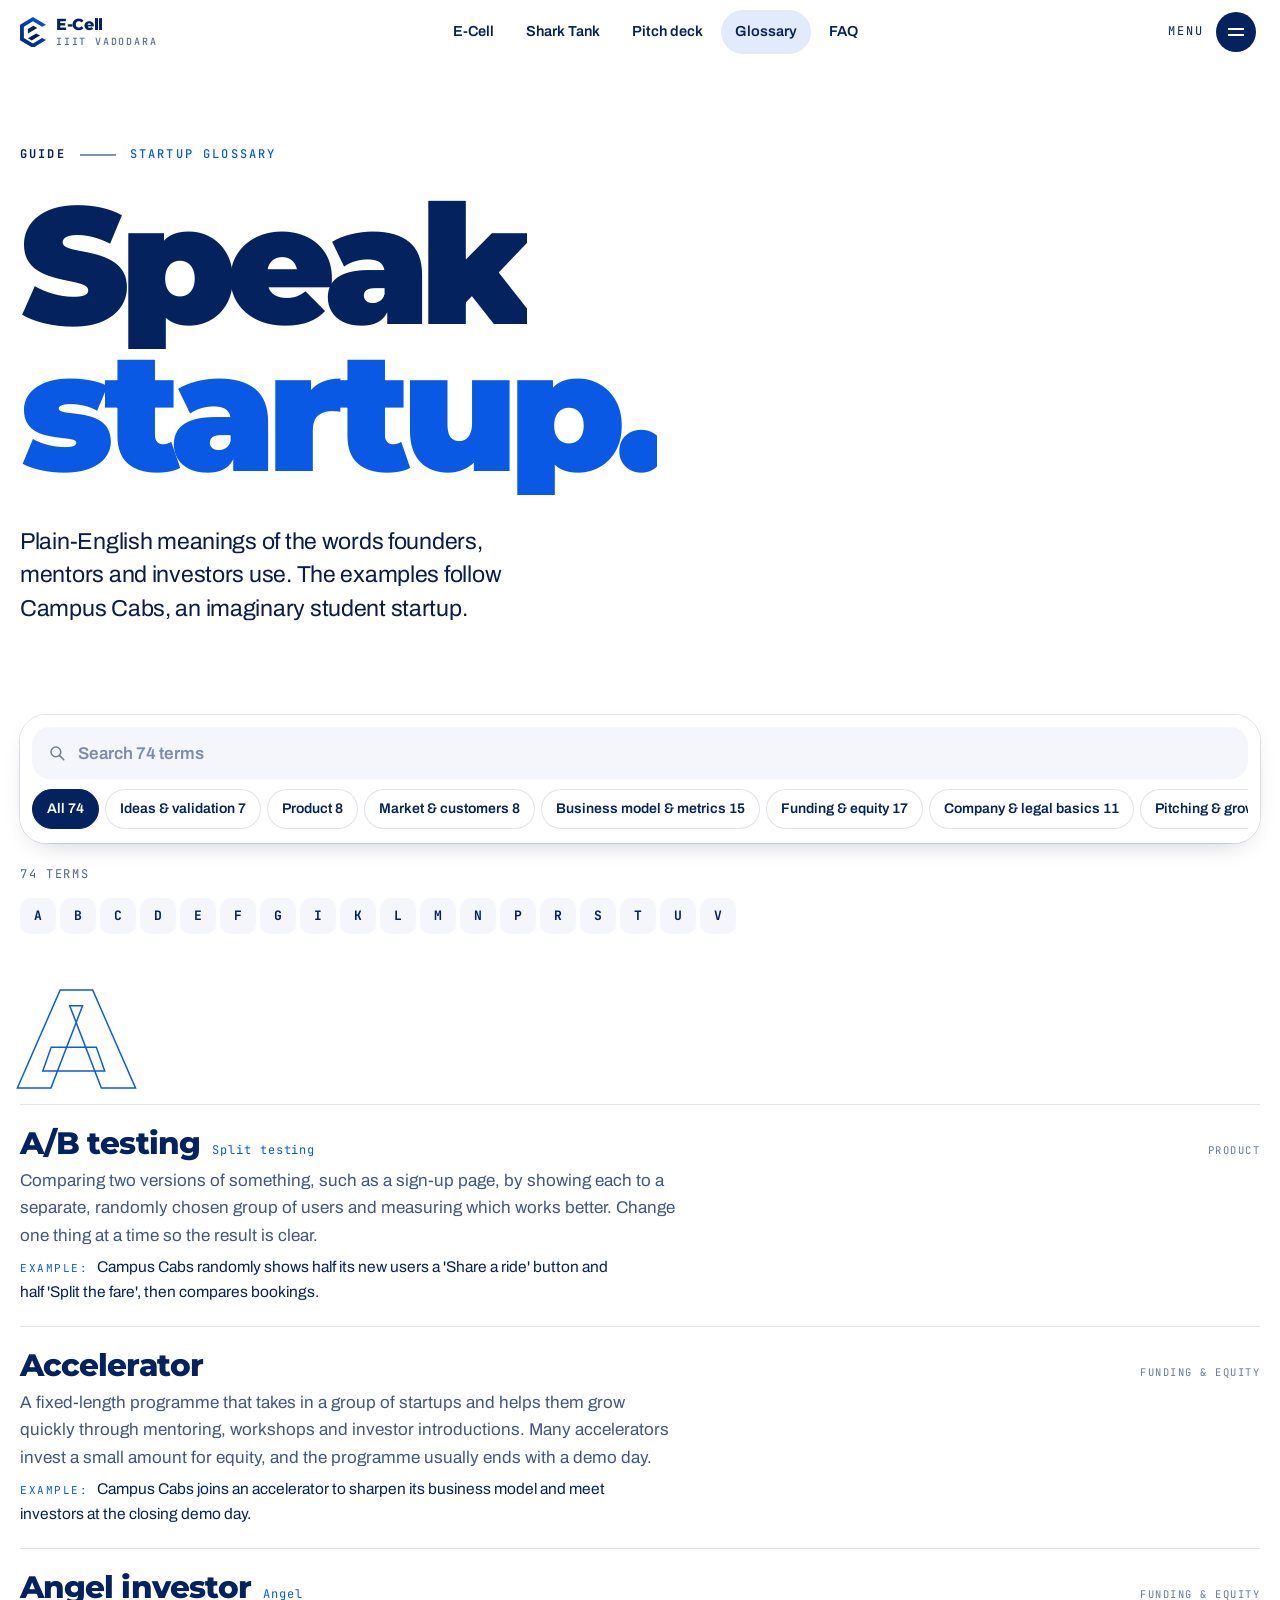
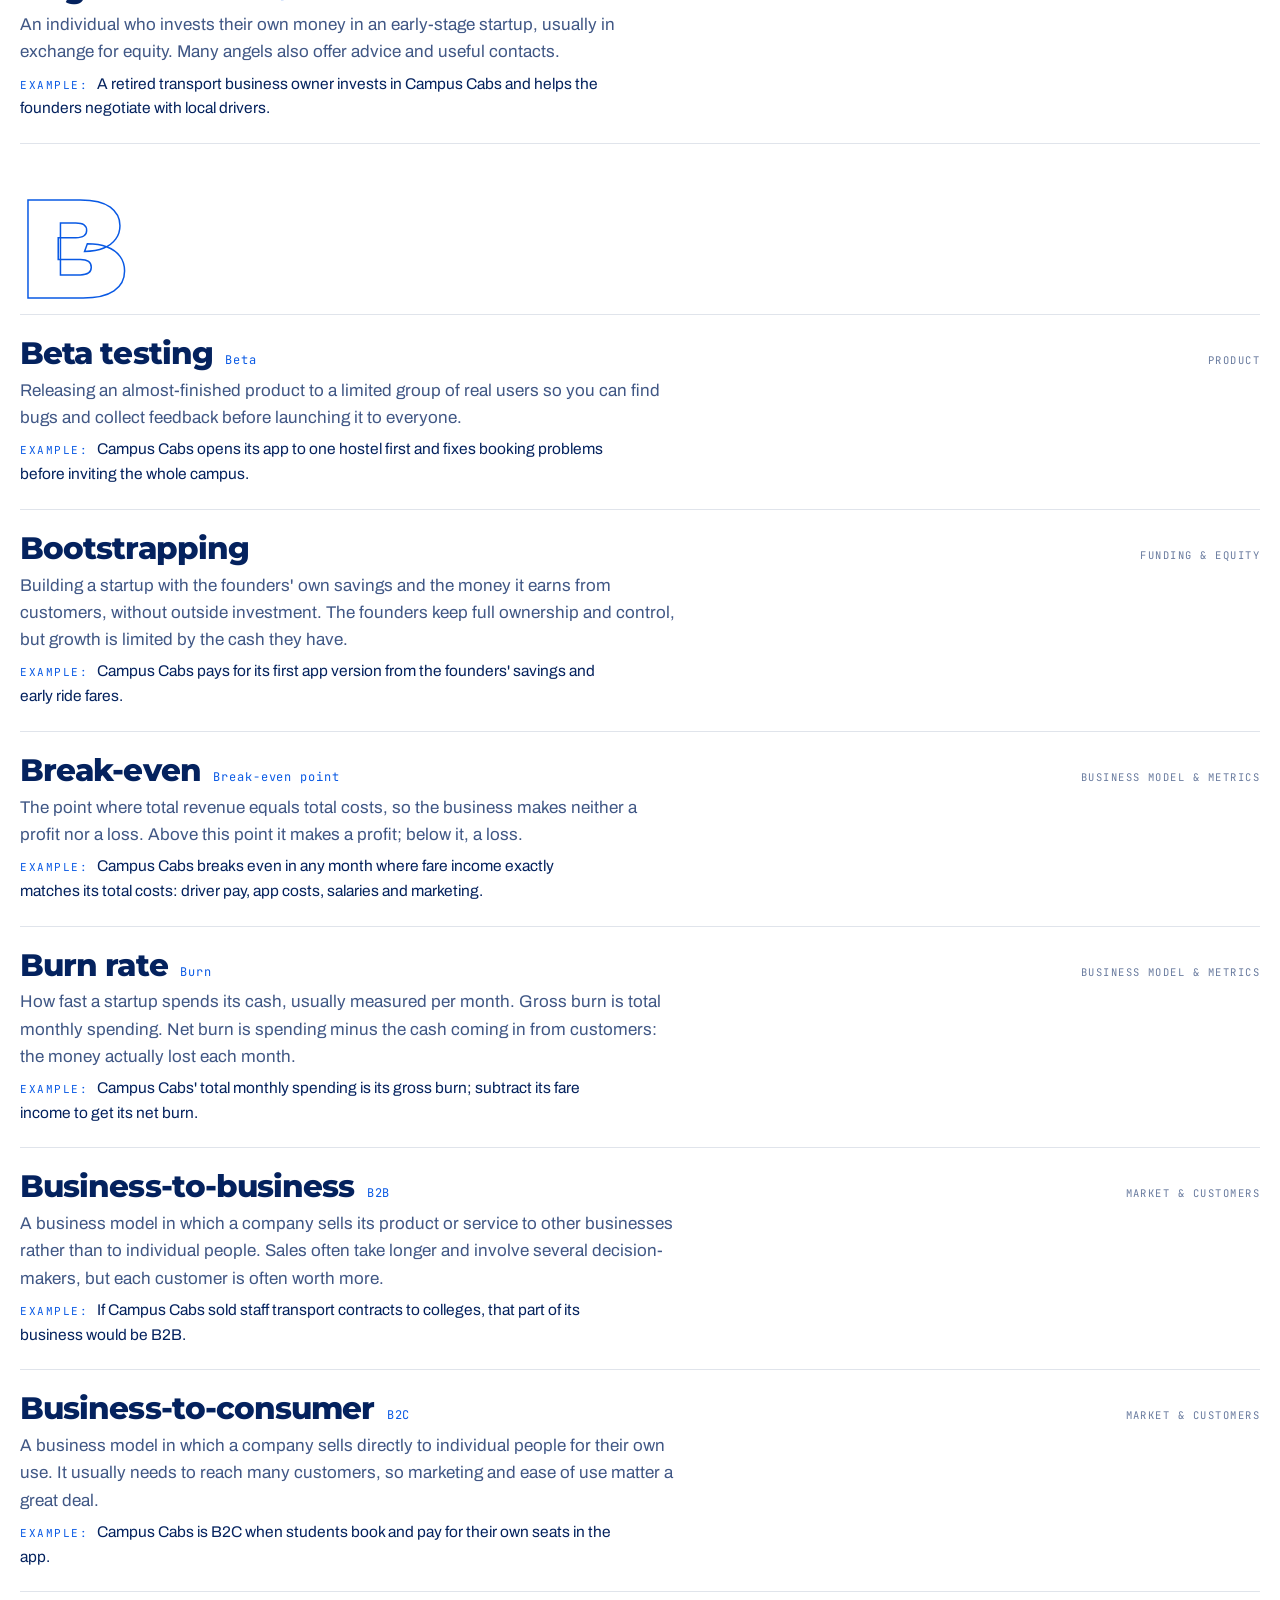
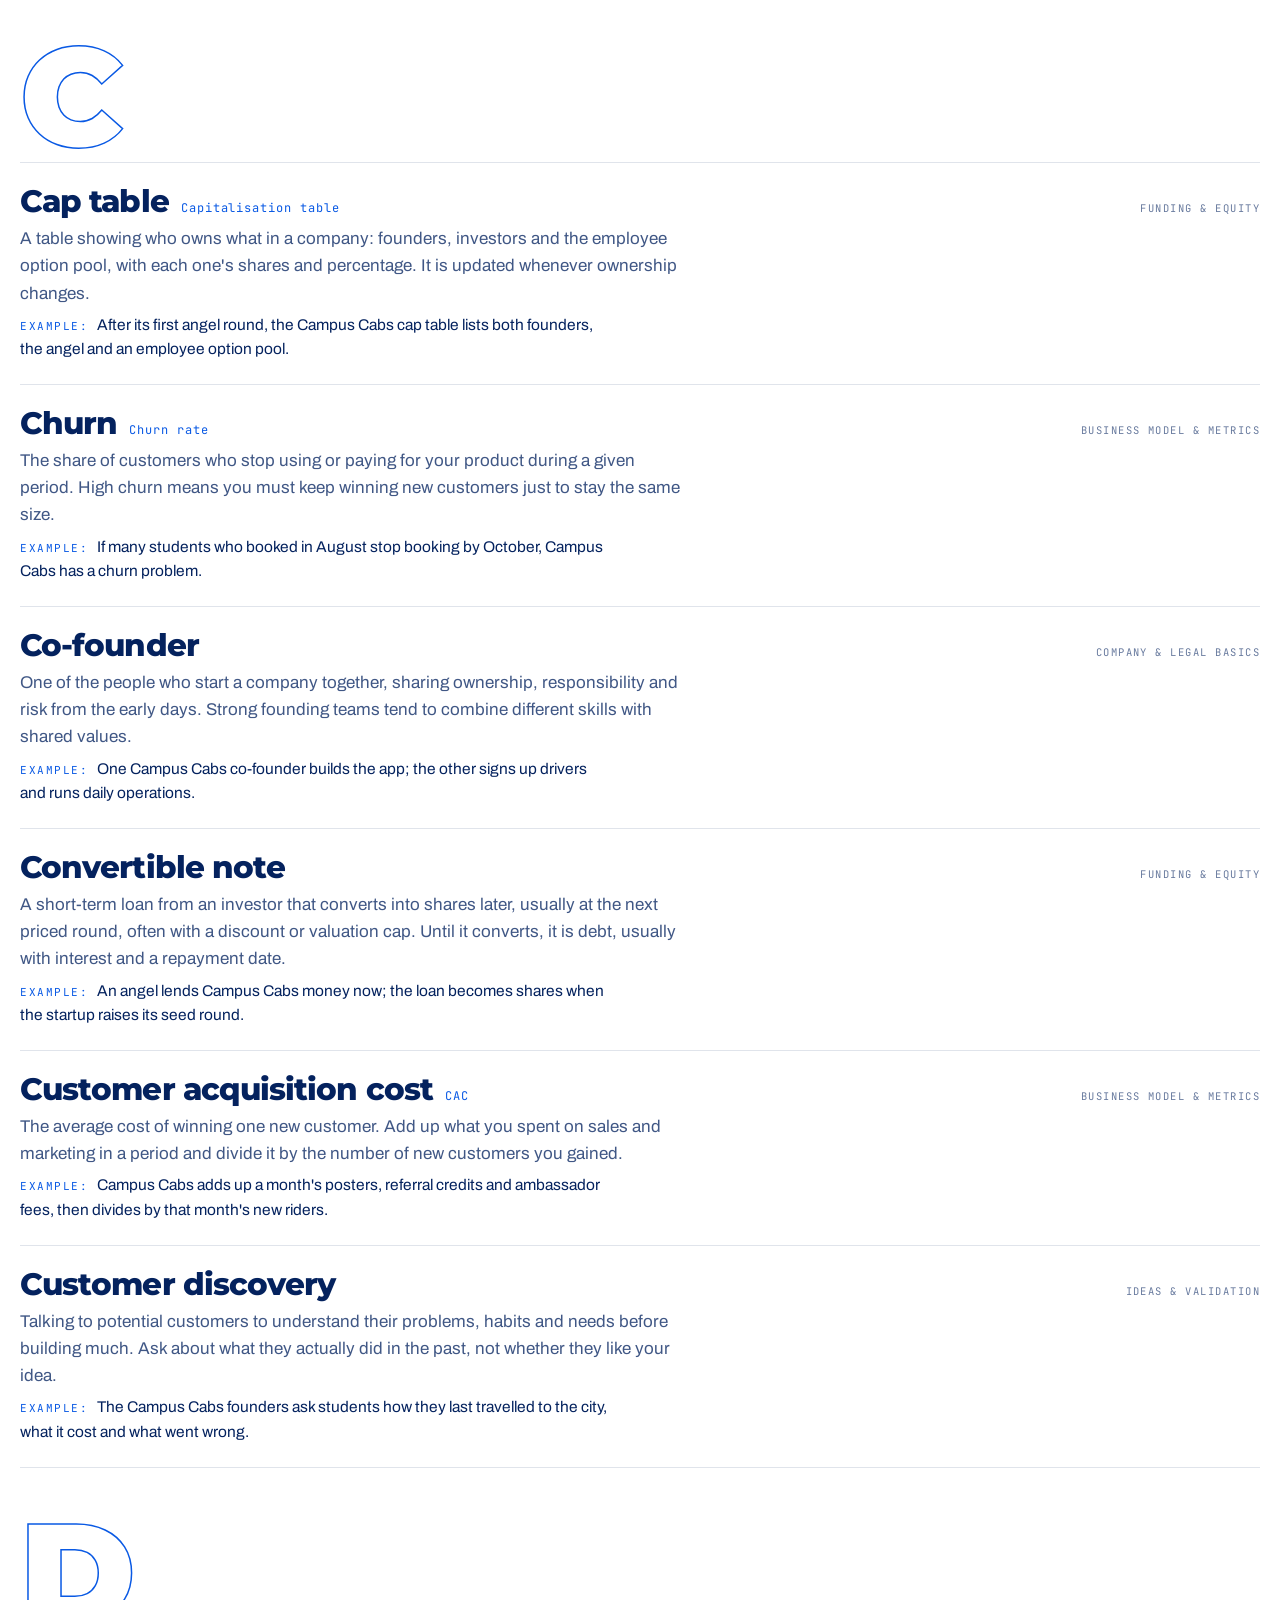
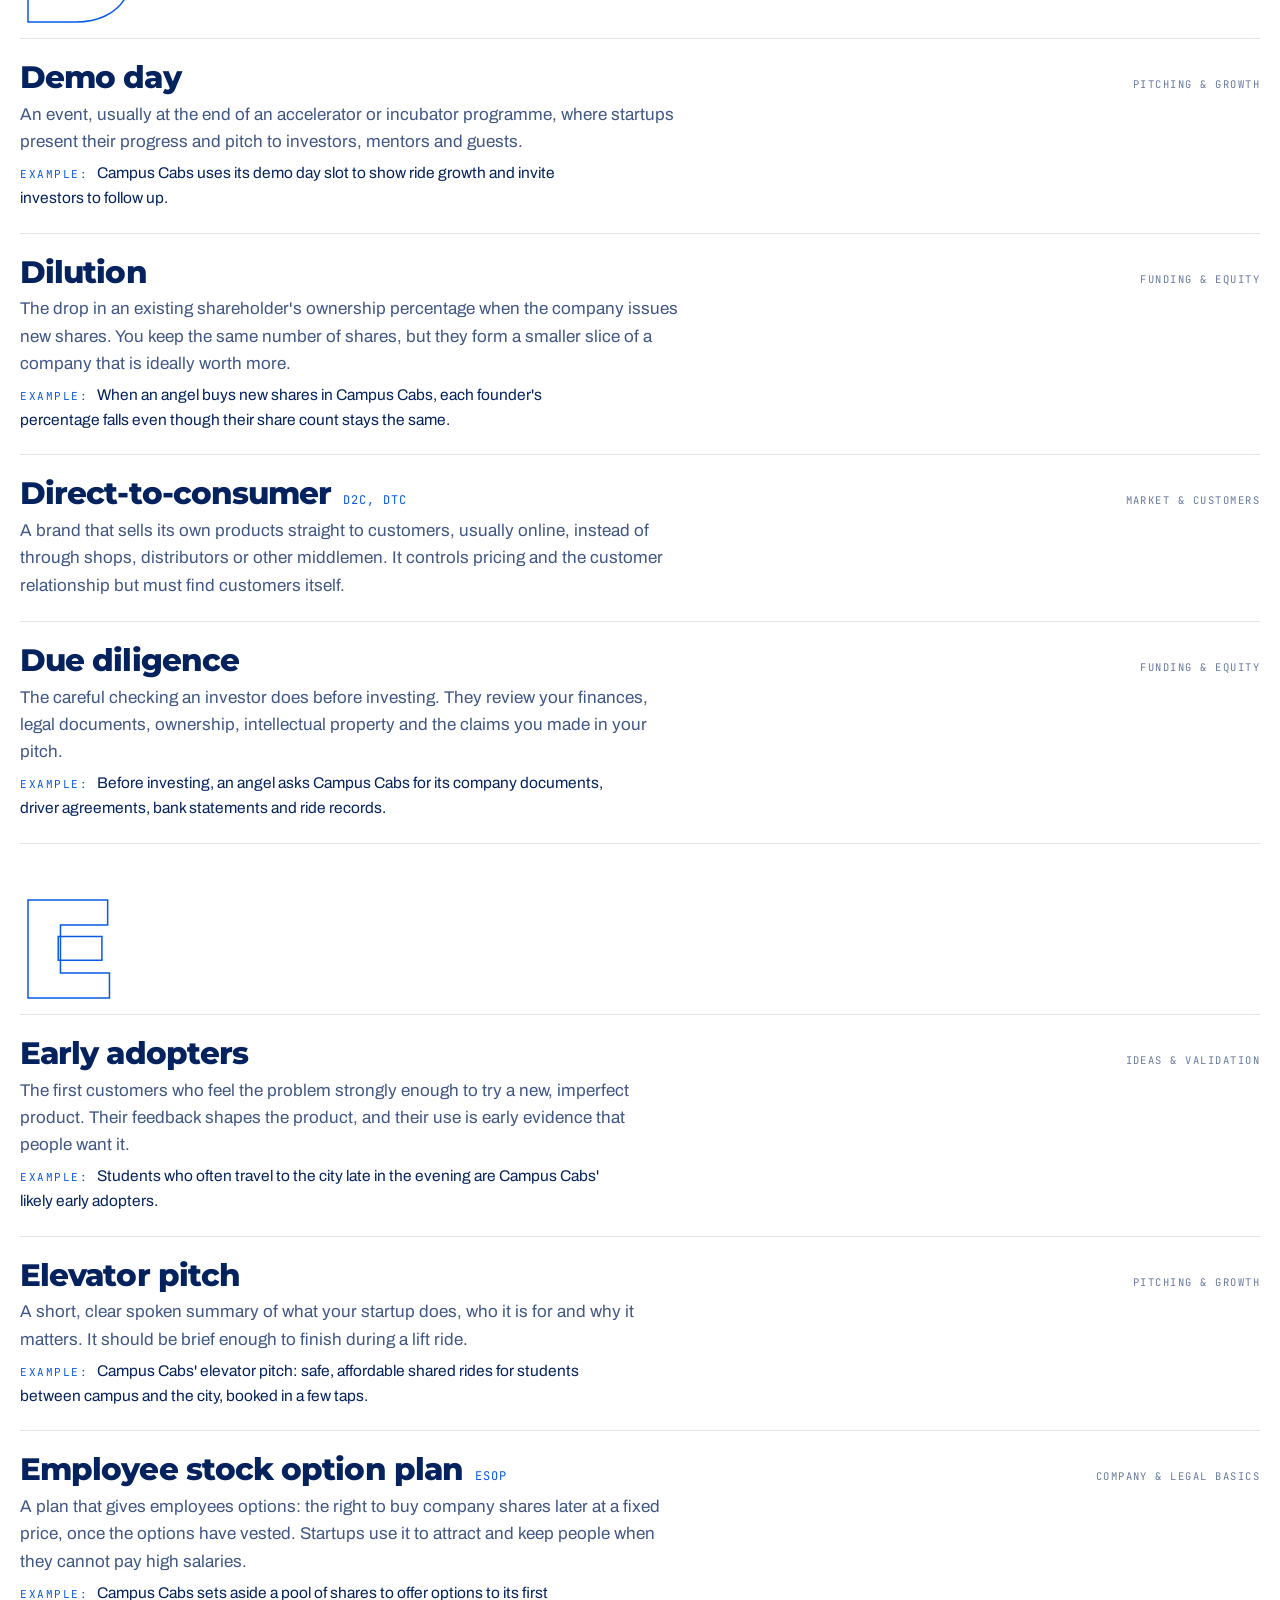
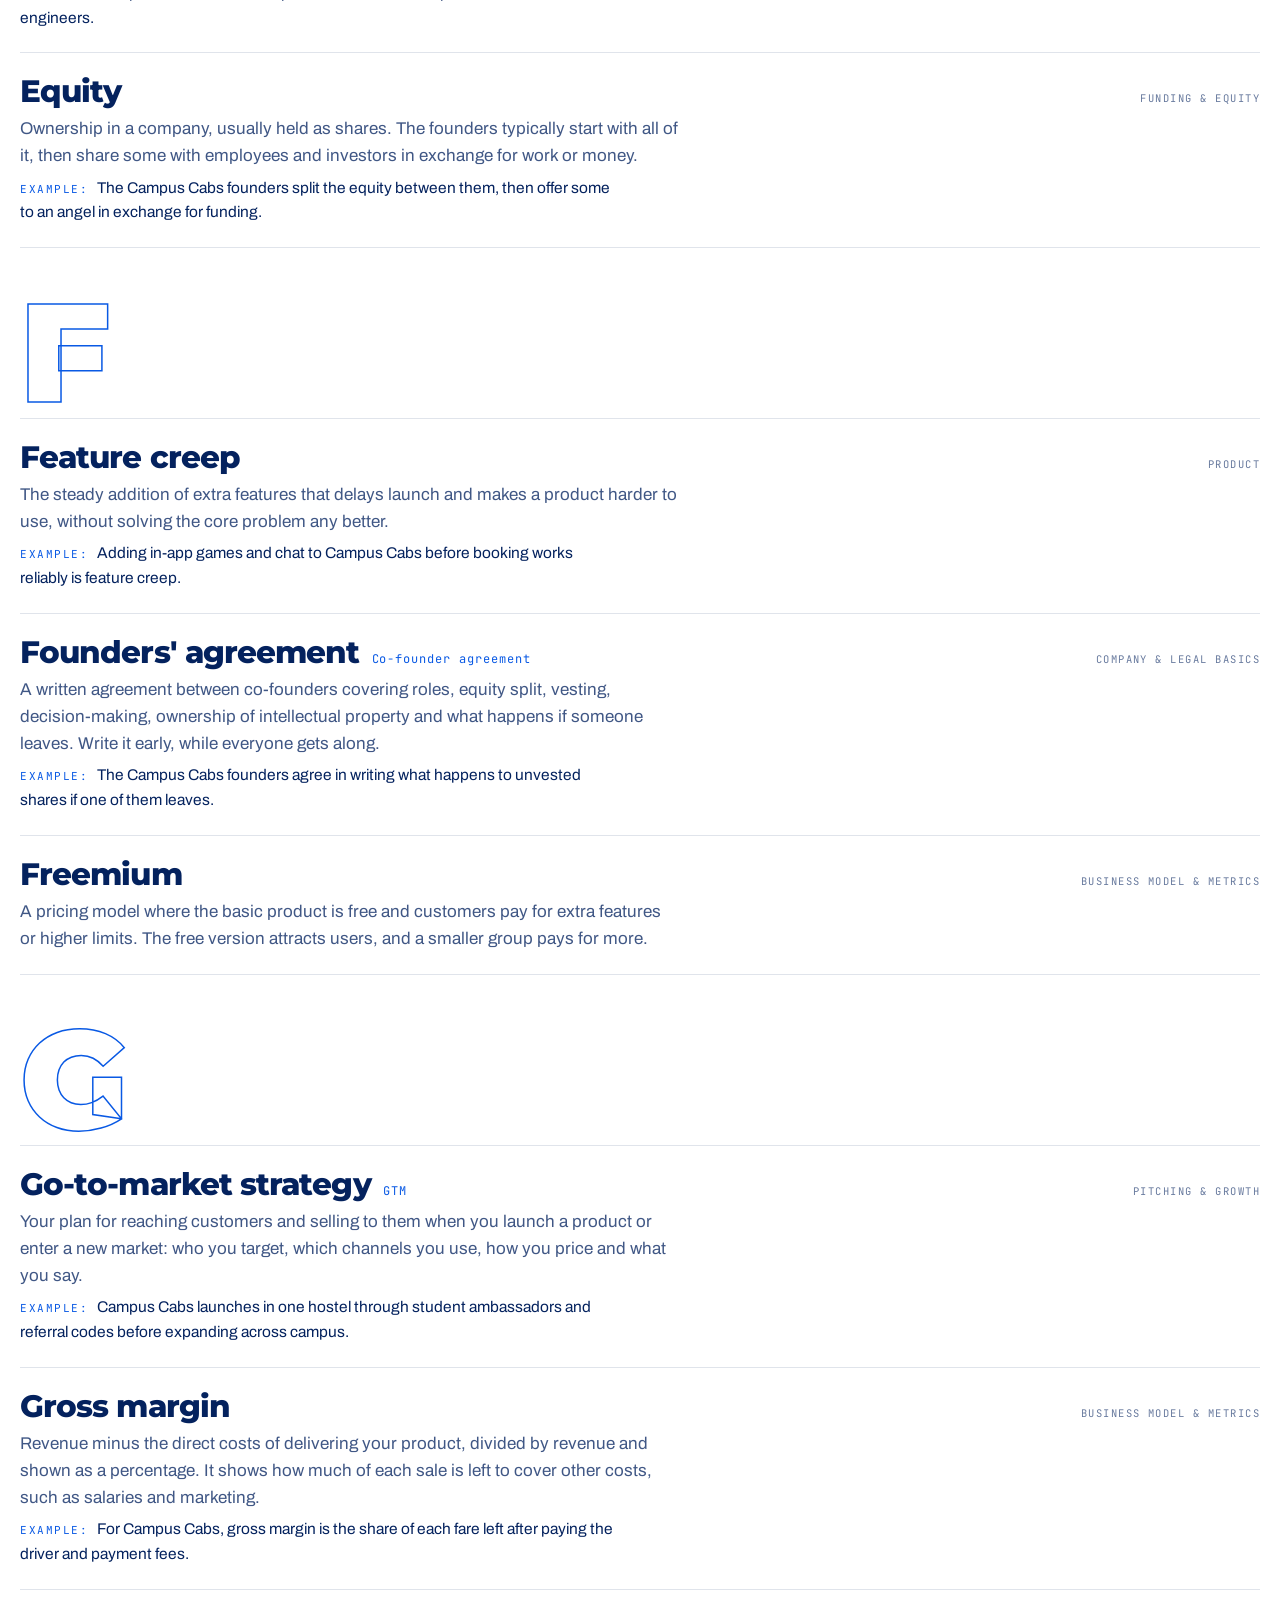
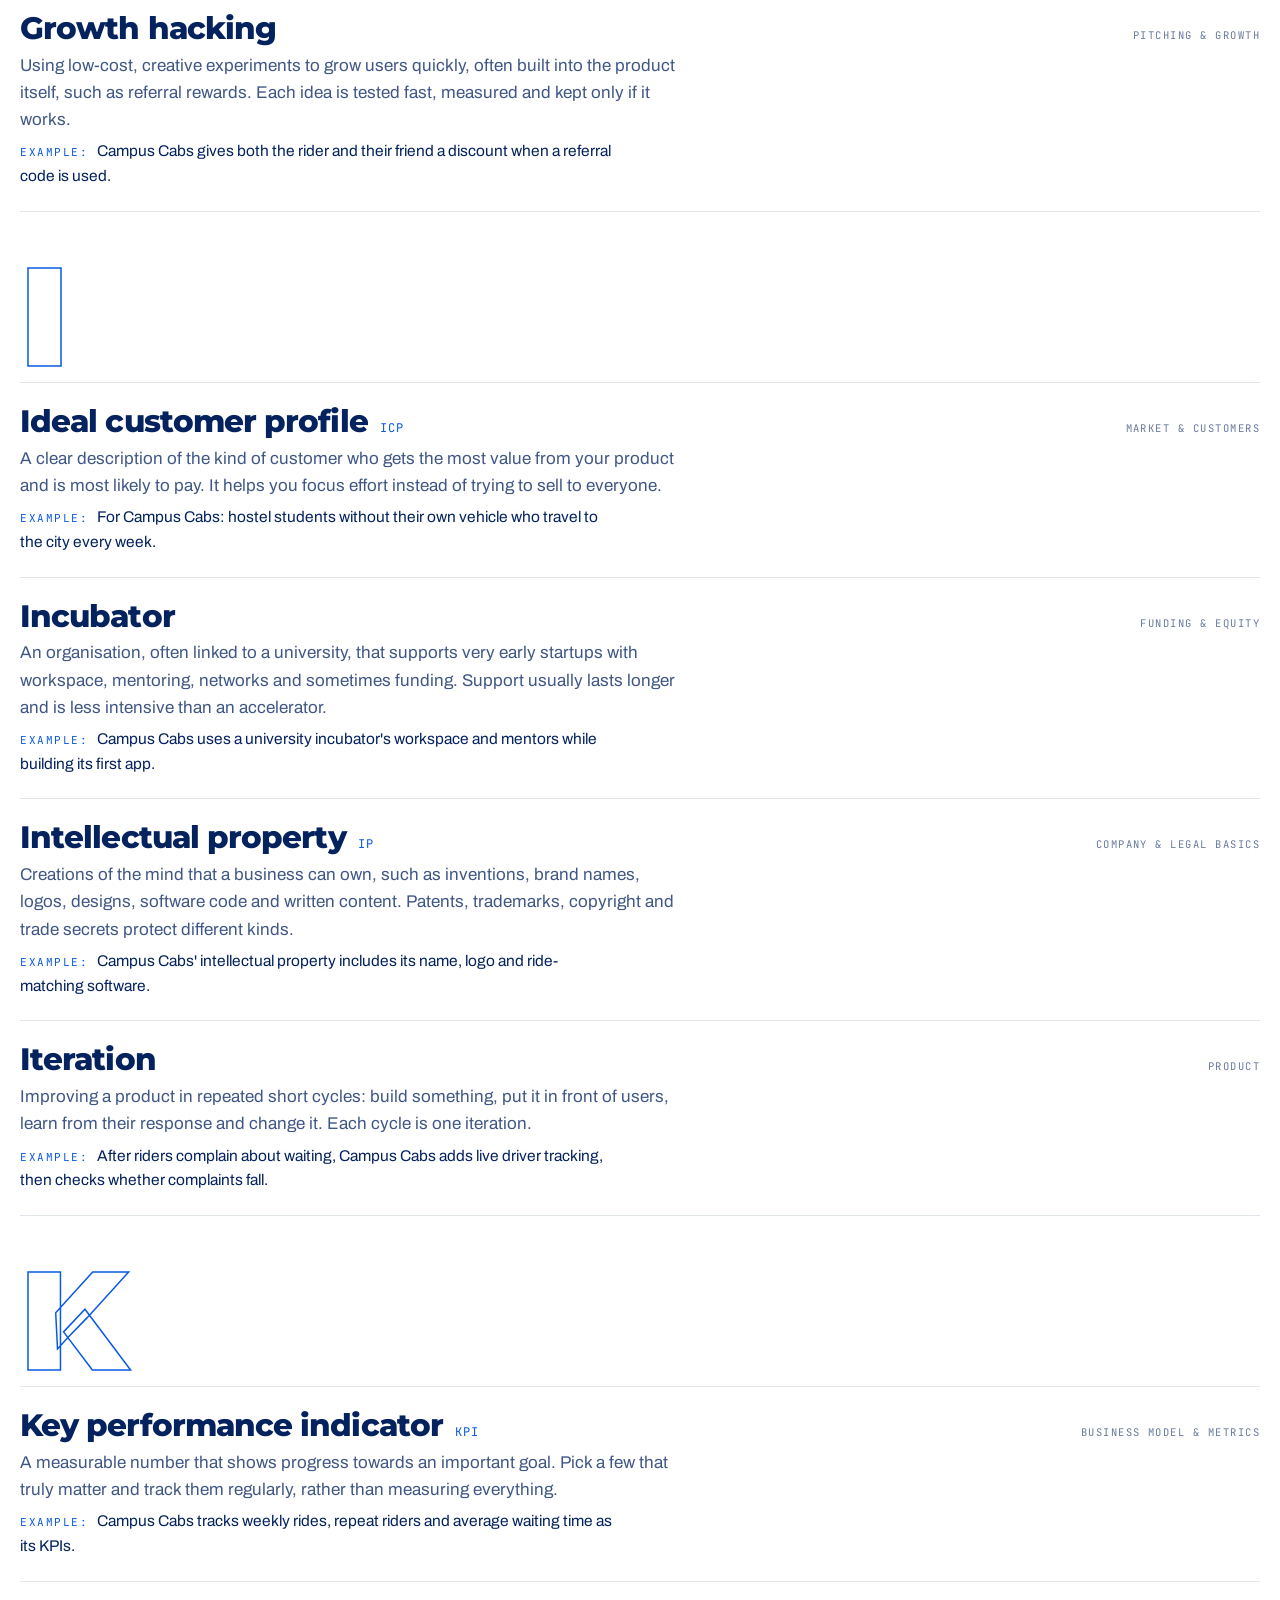
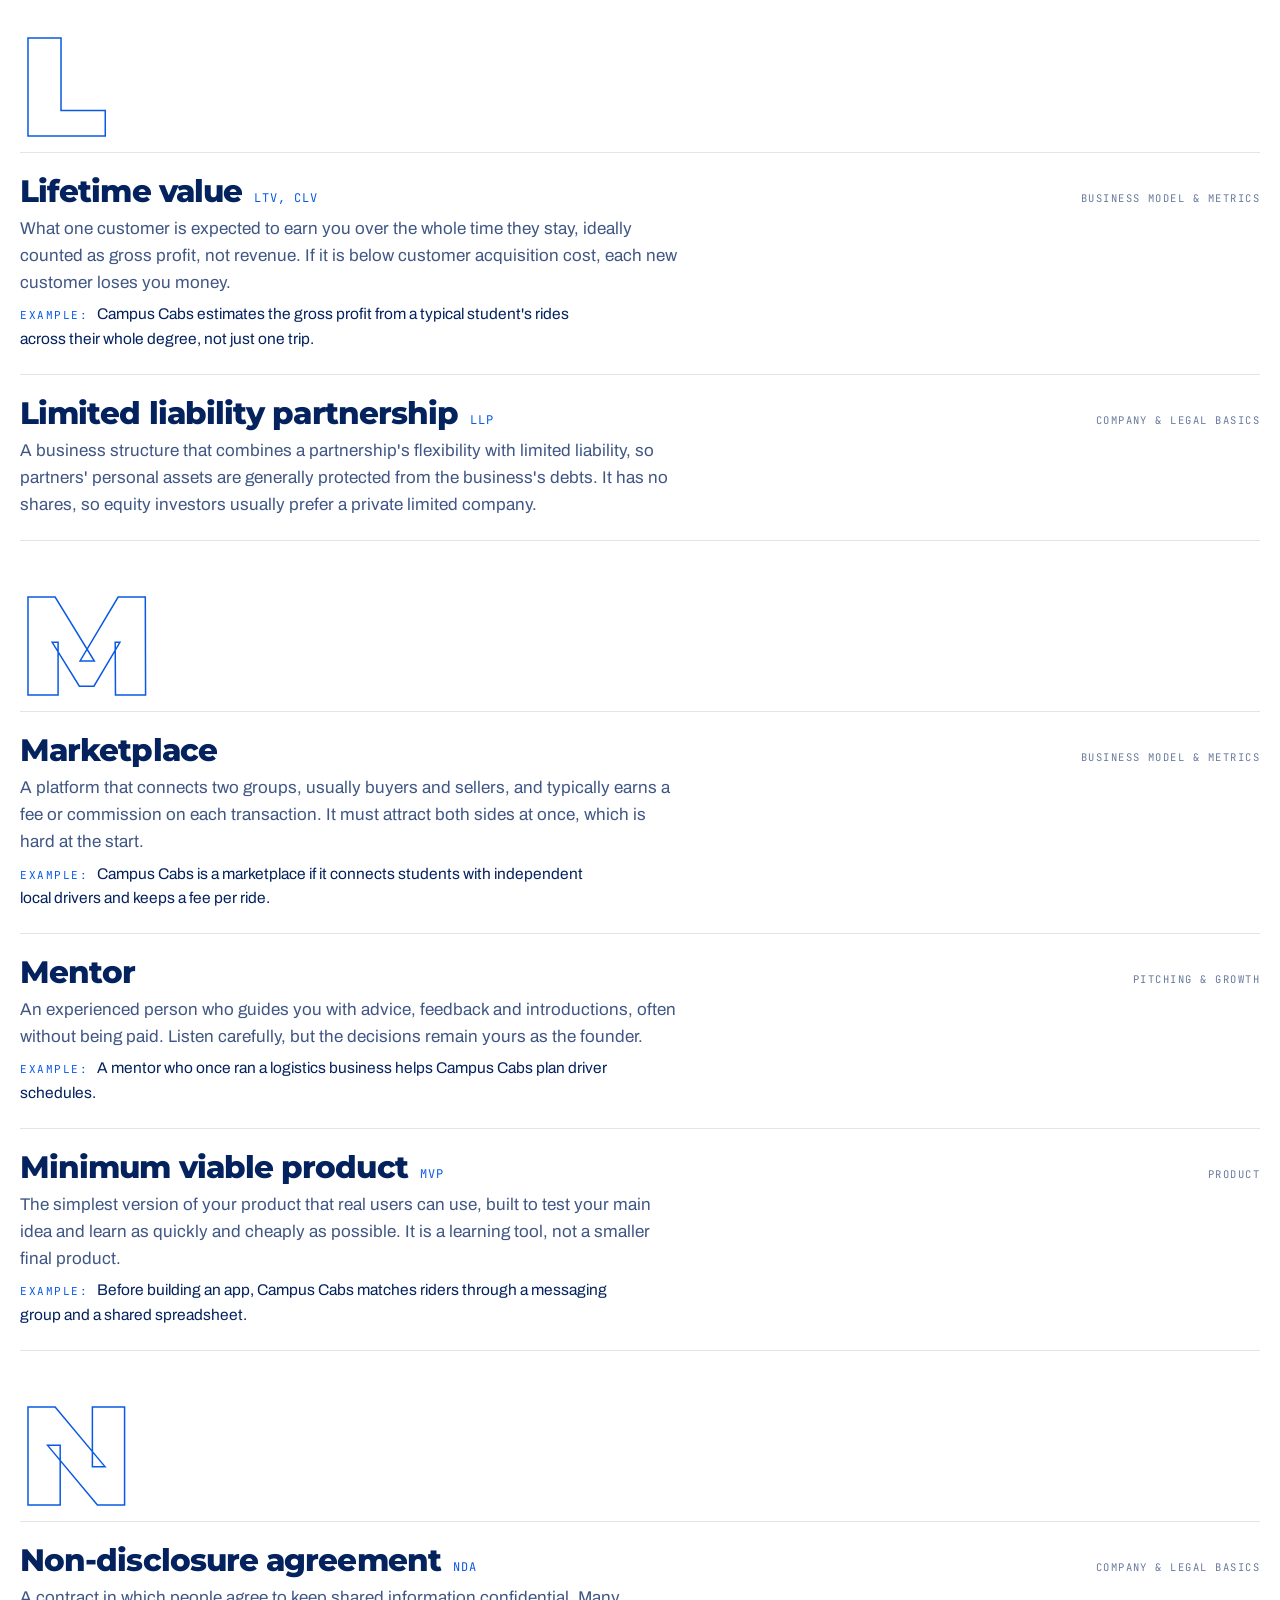
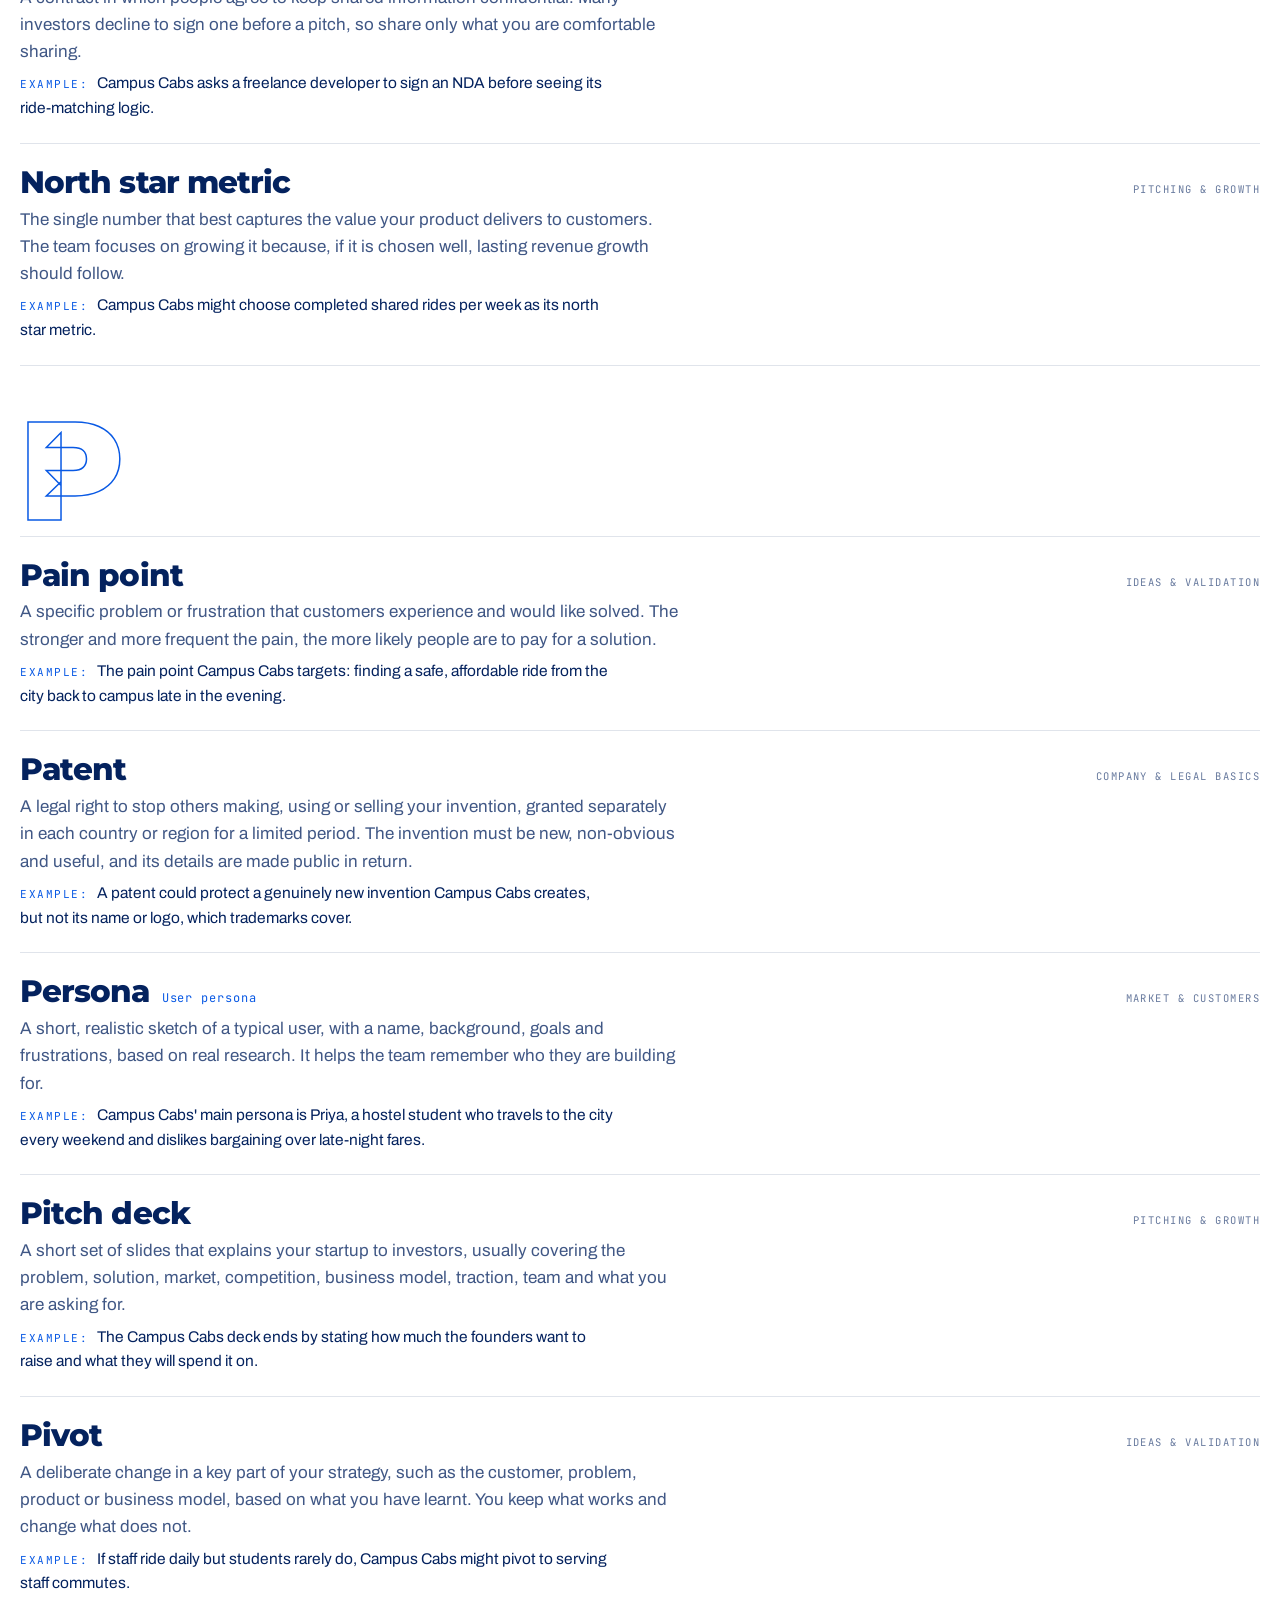
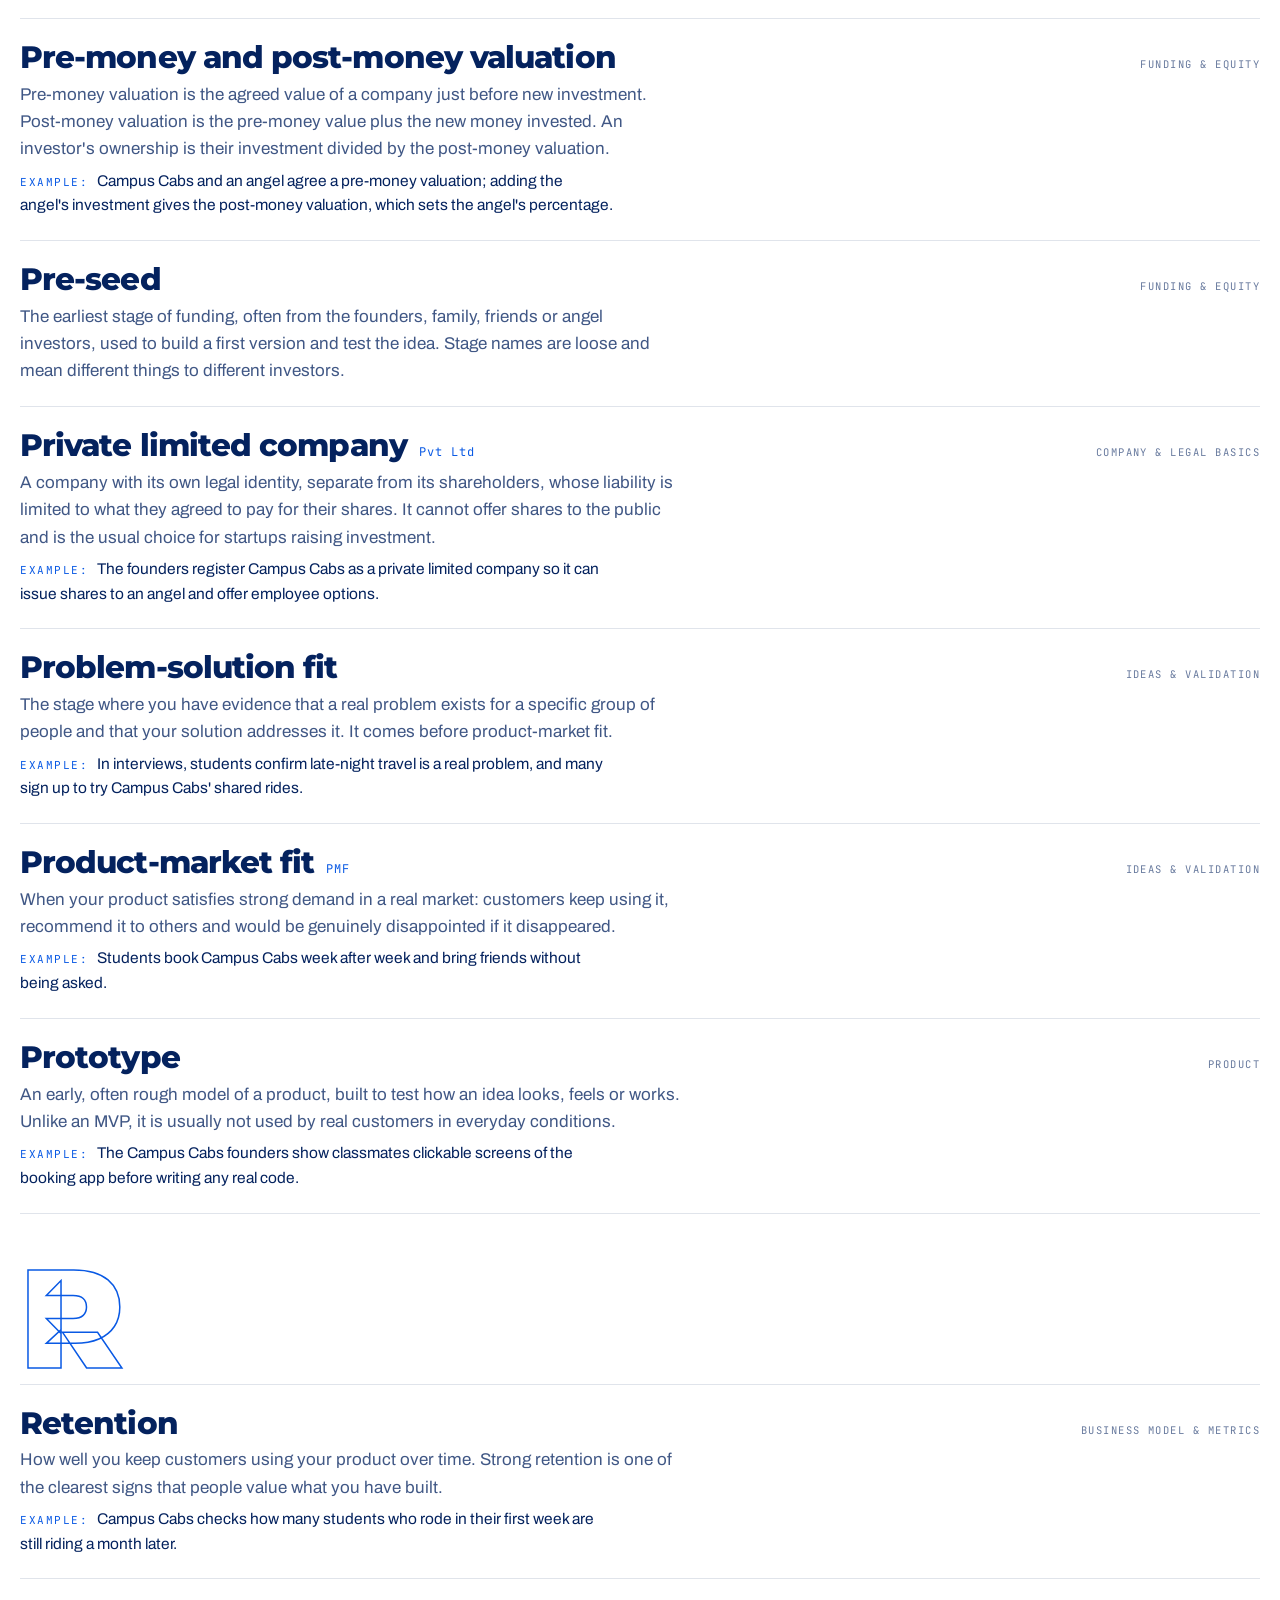
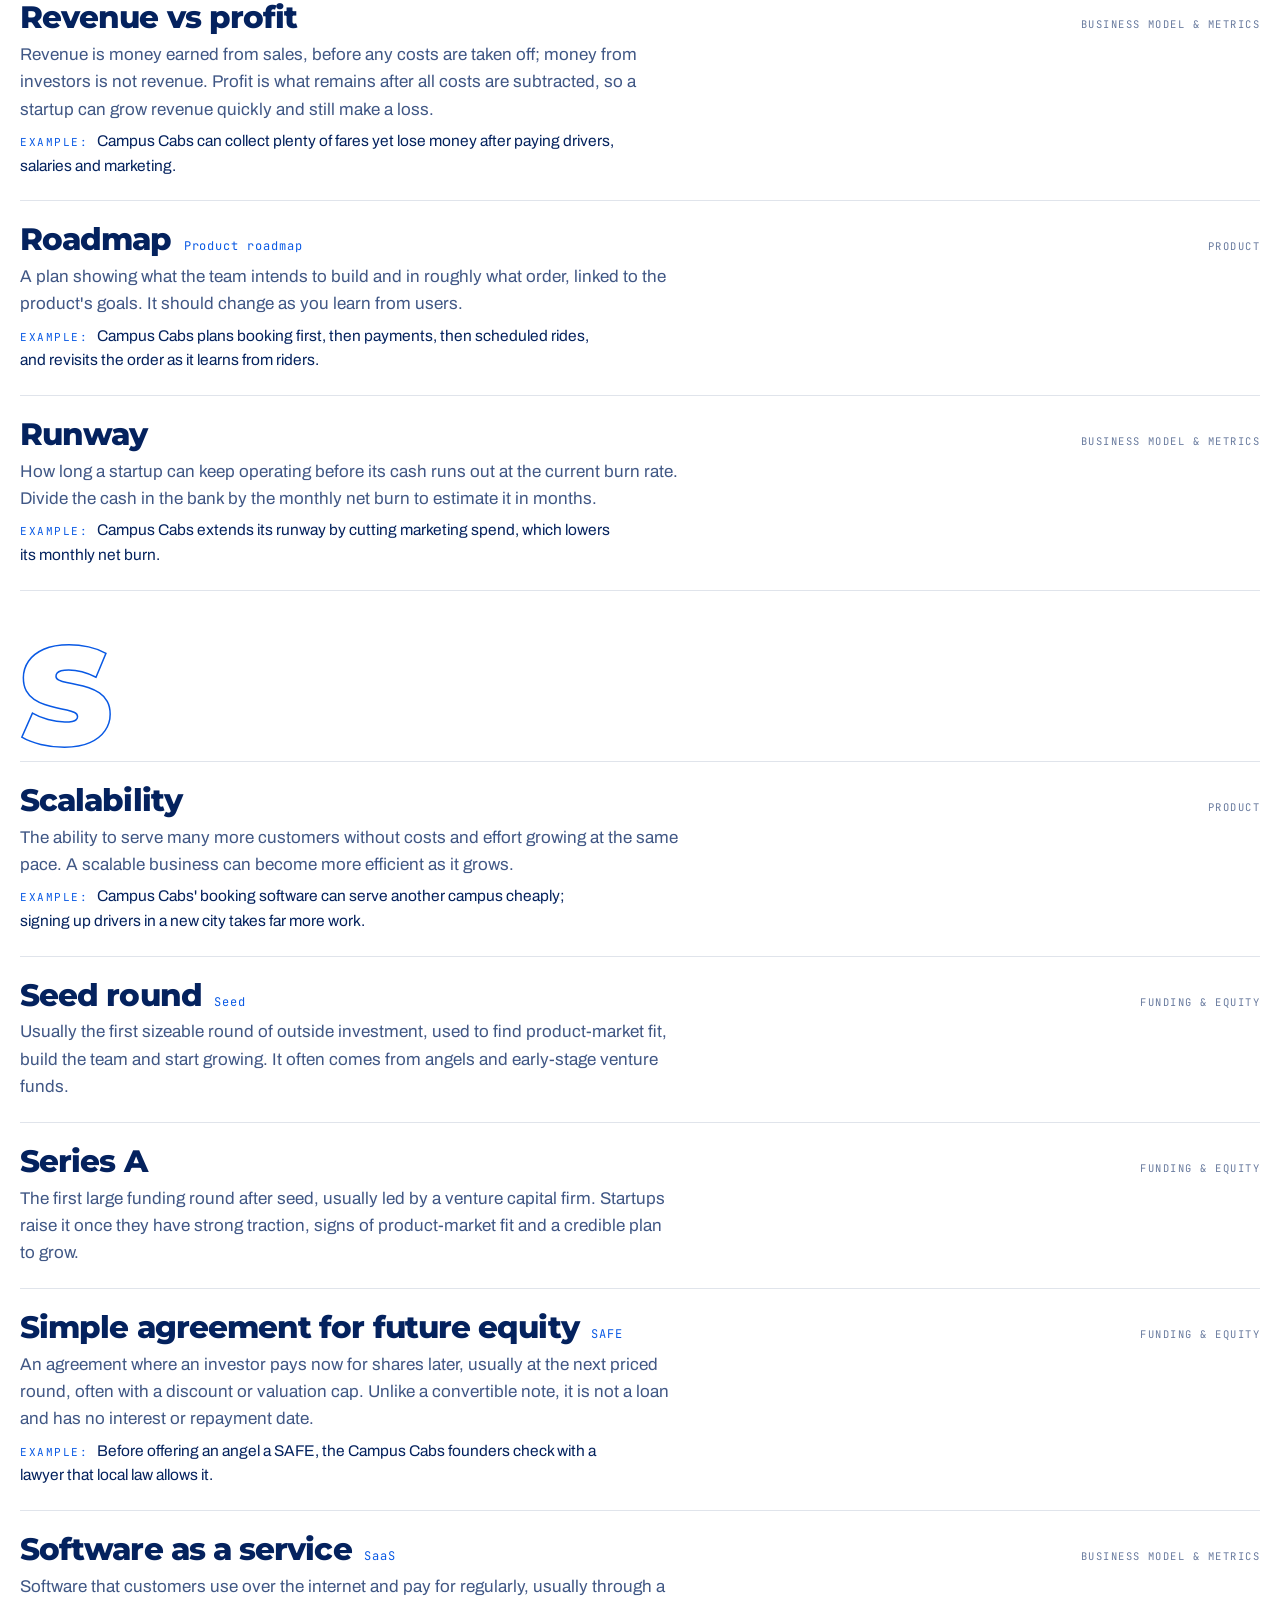
<file: glossary.html>
<!DOCTYPE html>
<html lang="en">
<head>
  <meta charset="utf-8" />
  <meta name="viewport" content="width=device-width, initial-scale=1, viewport-fit=cover" />
  <title>Startup glossary · E-Cell IIIT Vadodara</title>
  <meta name="description" content="Plain-English meanings of startup words: MVP, product-market fit, runway, cap table, term sheet and more, with examples." />
  <meta property="og:type" content="website" />
  <meta property="og:title" content="Startup glossary · E-Cell IIIT Vadodara" />
  <meta property="og:description" content="Plain-English meanings of startup words: MVP, product-market fit, runway, cap table, term sheet and more, with examples." />
  <meta property="og:image" content="assets/logo-full.png" />
  <meta name="twitter:card" content="summary" />
  <meta name="theme-color" content="#FFFFFF" />
  <link rel="icon" href="assets/favicon.png" type="image/png" />
  <link rel="preconnect" href="https://fonts.googleapis.com" />
  <link rel="preconnect" href="https://fonts.gstatic.com" crossorigin />
  <link href="https://fonts.googleapis.com/css2?family=Montserrat:wght@600;700;800;900&family=Archivo:wght@400;500;600&family=JetBrains+Mono:wght@500;700&display=swap" rel="stylesheet" />
  <link rel="stylesheet" href="css/v4.css" />
</head>
<body class="">
  <a class="skip" href="#main">Skip to content</a>

  <header class="top" id="top">
    <a class="top__brand" href="./" aria-label="E-Cell IIIT Vadodara, home"><span class="top__mark" data-logo="mark"></span><span class="top__name">E-Cell<small>IIIT Vadodara</small></span></a>
    <nav class="top__links" aria-label="Sections"><a href="./">E-Cell</a><a href="shark-tank.html">Shark Tank</a><a href="pitch-deck.html">Pitch deck</a><a href="glossary.html" aria-current="page">Glossary</a><a href="faq.html">FAQ</a></nav>
    <button class="top__menu" type="button" aria-expanded="false" aria-controls="menu"><span class="top__menu-t">Menu</span><span class="burger" aria-hidden="true"><i></i><i></i></span></button>
  </header>

  <nav class="menu" id="menu" aria-label="Site" inert>
    <ol class="menu__list">
      <li><a href="./#about"><span>01</span><b>About E-Cell</b></a></li>
      <li><a href="./#why"><span>02</span><b>Entrepreneurship</b></a></li>
      <li><a href="./#wings"><span>03</span><b>Four wings</b></a></li>
      <li><a href="./#programmes"><span>04</span><b>Programmes</b></a></li>
      <li><a href="shark-tank.html"><span>05</span><b>Shark Tank IIITV</b></a></li>
      <li><a href="./#join"><span>06</span><b>Join us</b></a></li>
    </ol>
    <div class="menu__group"><p class="menu__k">Resources</p><ul class="menu__sub"><li><a href="pitch-deck.html">Pitch deck guide</a></li><li><a href="glossary.html" aria-current="page">Startup glossary</a></li><li><a href="faq.html">FAQ</a></li></ul></div>
    <div class="menu__foot" data-ext></div>
  </nav>

  <main id="main">
    <section class="page-hero" aria-labelledby="h-gl">
      <div class="wrap">
        <p class="label"><b>Guide</b> Startup glossary</p>
        <h1 class="h-xxl" id="h-gl"><span class="split" data-split>Speak</span> <span class="split split--accent" data-split>startup.</span></h1>
        <p class="lead" data-reveal>Plain-English meanings of the words founders, mentors and investors use. The examples follow Campus Cabs, an imaginary student startup.</p>
      </div>
    </section>

    <section class="sec" id="gloss" aria-label="Glossary" style="padding-top:0">
      <div class="wrap">
        <div class="gtool">
          <label class="gsearch"><svg viewBox="0 0 24 24" aria-hidden="true"><circle cx="10.5" cy="10.5" r="6.5" fill="none" stroke="currentColor" stroke-width="2"/><path d="M15.5 15.5 21 21" stroke="currentColor" stroke-width="2" stroke-linecap="round"/></svg><span class="sr-only">Search the glossary</span><input id="gq" type="search" placeholder="Search 74 terms" autocomplete="off" spellcheck="false" enterkeyhint="search" /></label>
          <div class="chips" role="group" aria-label="Categories"><button type="button" data-cat="all" aria-pressed="true">All 74</button><button type="button" data-cat="Ideas &amp; validation" aria-pressed="false">Ideas &amp; validation 7</button><button type="button" data-cat="Product" aria-pressed="false">Product 8</button><button type="button" data-cat="Market &amp; customers" aria-pressed="false">Market &amp; customers 8</button><button type="button" data-cat="Business model &amp; metrics" aria-pressed="false">Business model &amp; metrics 15</button><button type="button" data-cat="Funding &amp; equity" aria-pressed="false">Funding &amp; equity 17</button><button type="button" data-cat="Company &amp; legal basics" aria-pressed="false">Company &amp; legal basics 11</button><button type="button" data-cat="Pitching &amp; growth" aria-pressed="false">Pitching &amp; growth 8</button></div>
        </div>
        <p class="gcount" id="gcount" aria-live="polite"></p>
        <nav class="az" aria-label="Jump to letter"><a href="#l-A">A</a><a href="#l-B">B</a><a href="#l-C">C</a><a href="#l-D">D</a><a href="#l-E">E</a><a href="#l-F">F</a><a href="#l-G">G</a><a href="#l-I">I</a><a href="#l-K">K</a><a href="#l-L">L</a><a href="#l-M">M</a><a href="#l-N">N</a><a href="#l-P">P</a><a href="#l-R">R</a><a href="#l-S">S</a><a href="#l-T">T</a><a href="#l-U">U</a><a href="#l-V">V</a></nav>
          <div class="gsec" id="l-A"><p class="gletter" aria-hidden="true">A</p><dl class="gterms">
<div class="gterm" data-cat="Product" data-text="a/b testing split testing comparing two versions of something, such as a sign-up page, by showing each to a separate, randomly chosen group of users and measuring which works better. change one thing at a time so the result is clear. campus cabs randomly shows half its new users a &#x27;share a ride&#x27; button and half &#x27;split the fare&#x27;, then compares bookings."><dt><b data-raw="A/B testing">A/B testing</b><small>Split testing</small><i>Product</i></dt><dd>Comparing two versions of something, such as a sign-up page, by showing each to a separate, randomly chosen group of users and measuring which works better. Change one thing at a time so the result is clear.</dd><dd class="ex">Campus Cabs randomly shows half its new users a &#x27;Share a ride&#x27; button and half &#x27;Split the fare&#x27;, then compares bookings.</dd></div>
<div class="gterm" data-cat="Funding &amp; equity" data-text="accelerator  a fixed-length programme that takes in a group of startups and helps them grow quickly through mentoring, workshops and investor introductions. many accelerators invest a small amount for equity, and the programme usually ends with a demo day. campus cabs joins an accelerator to sharpen its business model and meet investors at the closing demo day."><dt><b data-raw="Accelerator">Accelerator</b><i>Funding &amp; equity</i></dt><dd>A fixed-length programme that takes in a group of startups and helps them grow quickly through mentoring, workshops and investor introductions. Many accelerators invest a small amount for equity, and the programme usually ends with a demo day.</dd><dd class="ex">Campus Cabs joins an accelerator to sharpen its business model and meet investors at the closing demo day.</dd></div>
<div class="gterm" data-cat="Funding &amp; equity" data-text="angel investor angel an individual who invests their own money in an early-stage startup, usually in exchange for equity. many angels also offer advice and useful contacts. a retired transport business owner invests in campus cabs and helps the founders negotiate with local drivers."><dt><b data-raw="Angel investor">Angel investor</b><small>Angel</small><i>Funding &amp; equity</i></dt><dd>An individual who invests their own money in an early-stage startup, usually in exchange for equity. Many angels also offer advice and useful contacts.</dd><dd class="ex">A retired transport business owner invests in Campus Cabs and helps the founders negotiate with local drivers.</dd></div>
          </dl></div>
          <div class="gsec" id="l-B"><p class="gletter" aria-hidden="true">B</p><dl class="gterms">
<div class="gterm" data-cat="Product" data-text="beta testing beta releasing an almost-finished product to a limited group of real users so you can find bugs and collect feedback before launching it to everyone. campus cabs opens its app to one hostel first and fixes booking problems before inviting the whole campus."><dt><b data-raw="Beta testing">Beta testing</b><small>Beta</small><i>Product</i></dt><dd>Releasing an almost-finished product to a limited group of real users so you can find bugs and collect feedback before launching it to everyone.</dd><dd class="ex">Campus Cabs opens its app to one hostel first and fixes booking problems before inviting the whole campus.</dd></div>
<div class="gterm" data-cat="Funding &amp; equity" data-text="bootstrapping  building a startup with the founders&#x27; own savings and the money it earns from customers, without outside investment. the founders keep full ownership and control, but growth is limited by the cash they have. campus cabs pays for its first app version from the founders&#x27; savings and early ride fares."><dt><b data-raw="Bootstrapping">Bootstrapping</b><i>Funding &amp; equity</i></dt><dd>Building a startup with the founders&#x27; own savings and the money it earns from customers, without outside investment. The founders keep full ownership and control, but growth is limited by the cash they have.</dd><dd class="ex">Campus Cabs pays for its first app version from the founders&#x27; savings and early ride fares.</dd></div>
<div class="gterm" data-cat="Business model &amp; metrics" data-text="break-even break-even point the point where total revenue equals total costs, so the business makes neither a profit nor a loss. above this point it makes a profit; below it, a loss. campus cabs breaks even in any month where fare income exactly matches its total costs: driver pay, app costs, salaries and marketing."><dt><b data-raw="Break-even">Break-even</b><small>Break-even point</small><i>Business model &amp; metrics</i></dt><dd>The point where total revenue equals total costs, so the business makes neither a profit nor a loss. Above this point it makes a profit; below it, a loss.</dd><dd class="ex">Campus Cabs breaks even in any month where fare income exactly matches its total costs: driver pay, app costs, salaries and marketing.</dd></div>
<div class="gterm" data-cat="Business model &amp; metrics" data-text="burn rate burn how fast a startup spends its cash, usually measured per month. gross burn is total monthly spending. net burn is spending minus the cash coming in from customers: the money actually lost each month. campus cabs&#x27; total monthly spending is its gross burn; subtract its fare income to get its net burn."><dt><b data-raw="Burn rate">Burn rate</b><small>Burn</small><i>Business model &amp; metrics</i></dt><dd>How fast a startup spends its cash, usually measured per month. Gross burn is total monthly spending. Net burn is spending minus the cash coming in from customers: the money actually lost each month.</dd><dd class="ex">Campus Cabs&#x27; total monthly spending is its gross burn; subtract its fare income to get its net burn.</dd></div>
<div class="gterm" data-cat="Market &amp; customers" data-text="business-to-business b2b a business model in which a company sells its product or service to other businesses rather than to individual people. sales often take longer and involve several decision-makers, but each customer is often worth more. if campus cabs sold staff transport contracts to colleges, that part of its business would be b2b."><dt><b data-raw="Business-to-business">Business-to-business</b><small>B2B</small><i>Market &amp; customers</i></dt><dd>A business model in which a company sells its product or service to other businesses rather than to individual people. Sales often take longer and involve several decision-makers, but each customer is often worth more.</dd><dd class="ex">If Campus Cabs sold staff transport contracts to colleges, that part of its business would be B2B.</dd></div>
<div class="gterm" data-cat="Market &amp; customers" data-text="business-to-consumer b2c a business model in which a company sells directly to individual people for their own use. it usually needs to reach many customers, so marketing and ease of use matter a great deal. campus cabs is b2c when students book and pay for their own seats in the app."><dt><b data-raw="Business-to-consumer">Business-to-consumer</b><small>B2C</small><i>Market &amp; customers</i></dt><dd>A business model in which a company sells directly to individual people for their own use. It usually needs to reach many customers, so marketing and ease of use matter a great deal.</dd><dd class="ex">Campus Cabs is B2C when students book and pay for their own seats in the app.</dd></div>
          </dl></div>
          <div class="gsec" id="l-C"><p class="gletter" aria-hidden="true">C</p><dl class="gterms">
<div class="gterm" data-cat="Funding &amp; equity" data-text="cap table capitalisation table a table showing who owns what in a company: founders, investors and the employee option pool, with each one&#x27;s shares and percentage. it is updated whenever ownership changes. after its first angel round, the campus cabs cap table lists both founders, the angel and an employee option pool."><dt><b data-raw="Cap table">Cap table</b><small>Capitalisation table</small><i>Funding &amp; equity</i></dt><dd>A table showing who owns what in a company: founders, investors and the employee option pool, with each one&#x27;s shares and percentage. It is updated whenever ownership changes.</dd><dd class="ex">After its first angel round, the Campus Cabs cap table lists both founders, the angel and an employee option pool.</dd></div>
<div class="gterm" data-cat="Business model &amp; metrics" data-text="churn churn rate the share of customers who stop using or paying for your product during a given period. high churn means you must keep winning new customers just to stay the same size. if many students who booked in august stop booking by october, campus cabs has a churn problem."><dt><b data-raw="Churn">Churn</b><small>Churn rate</small><i>Business model &amp; metrics</i></dt><dd>The share of customers who stop using or paying for your product during a given period. High churn means you must keep winning new customers just to stay the same size.</dd><dd class="ex">If many students who booked in August stop booking by October, Campus Cabs has a churn problem.</dd></div>
<div class="gterm" data-cat="Company &amp; legal basics" data-text="co-founder  one of the people who start a company together, sharing ownership, responsibility and risk from the early days. strong founding teams tend to combine different skills with shared values. one campus cabs co-founder builds the app; the other signs up drivers and runs daily operations."><dt><b data-raw="Co-founder">Co-founder</b><i>Company &amp; legal basics</i></dt><dd>One of the people who start a company together, sharing ownership, responsibility and risk from the early days. Strong founding teams tend to combine different skills with shared values.</dd><dd class="ex">One Campus Cabs co-founder builds the app; the other signs up drivers and runs daily operations.</dd></div>
<div class="gterm" data-cat="Funding &amp; equity" data-text="convertible note  a short-term loan from an investor that converts into shares later, usually at the next priced round, often with a discount or valuation cap. until it converts, it is debt, usually with interest and a repayment date. an angel lends campus cabs money now; the loan becomes shares when the startup raises its seed round."><dt><b data-raw="Convertible note">Convertible note</b><i>Funding &amp; equity</i></dt><dd>A short-term loan from an investor that converts into shares later, usually at the next priced round, often with a discount or valuation cap. Until it converts, it is debt, usually with interest and a repayment date.</dd><dd class="ex">An angel lends Campus Cabs money now; the loan becomes shares when the startup raises its seed round.</dd></div>
<div class="gterm" data-cat="Business model &amp; metrics" data-text="customer acquisition cost cac the average cost of winning one new customer. add up what you spent on sales and marketing in a period and divide it by the number of new customers you gained. campus cabs adds up a month&#x27;s posters, referral credits and ambassador fees, then divides by that month&#x27;s new riders."><dt><b data-raw="Customer acquisition cost">Customer acquisition cost</b><small>CAC</small><i>Business model &amp; metrics</i></dt><dd>The average cost of winning one new customer. Add up what you spent on sales and marketing in a period and divide it by the number of new customers you gained.</dd><dd class="ex">Campus Cabs adds up a month&#x27;s posters, referral credits and ambassador fees, then divides by that month&#x27;s new riders.</dd></div>
<div class="gterm" data-cat="Ideas &amp; validation" data-text="customer discovery  talking to potential customers to understand their problems, habits and needs before building much. ask about what they actually did in the past, not whether they like your idea. the campus cabs founders ask students how they last travelled to the city, what it cost and what went wrong."><dt><b data-raw="Customer discovery">Customer discovery</b><i>Ideas &amp; validation</i></dt><dd>Talking to potential customers to understand their problems, habits and needs before building much. Ask about what they actually did in the past, not whether they like your idea.</dd><dd class="ex">The Campus Cabs founders ask students how they last travelled to the city, what it cost and what went wrong.</dd></div>
          </dl></div>
          <div class="gsec" id="l-D"><p class="gletter" aria-hidden="true">D</p><dl class="gterms">
<div class="gterm" data-cat="Pitching &amp; growth" data-text="demo day  an event, usually at the end of an accelerator or incubator programme, where startups present their progress and pitch to investors, mentors and guests. campus cabs uses its demo day slot to show ride growth and invite investors to follow up."><dt><b data-raw="Demo day">Demo day</b><i>Pitching &amp; growth</i></dt><dd>An event, usually at the end of an accelerator or incubator programme, where startups present their progress and pitch to investors, mentors and guests.</dd><dd class="ex">Campus Cabs uses its demo day slot to show ride growth and invite investors to follow up.</dd></div>
<div class="gterm" data-cat="Funding &amp; equity" data-text="dilution  the drop in an existing shareholder&#x27;s ownership percentage when the company issues new shares. you keep the same number of shares, but they form a smaller slice of a company that is ideally worth more. when an angel buys new shares in campus cabs, each founder&#x27;s percentage falls even though their share count stays the same."><dt><b data-raw="Dilution">Dilution</b><i>Funding &amp; equity</i></dt><dd>The drop in an existing shareholder&#x27;s ownership percentage when the company issues new shares. You keep the same number of shares, but they form a smaller slice of a company that is ideally worth more.</dd><dd class="ex">When an angel buys new shares in Campus Cabs, each founder&#x27;s percentage falls even though their share count stays the same.</dd></div>
<div class="gterm" data-cat="Market &amp; customers" data-text="direct-to-consumer d2c, dtc a brand that sells its own products straight to customers, usually online, instead of through shops, distributors or other middlemen. it controls pricing and the customer relationship but must find customers itself. "><dt><b data-raw="Direct-to-consumer">Direct-to-consumer</b><small>D2C, DTC</small><i>Market &amp; customers</i></dt><dd>A brand that sells its own products straight to customers, usually online, instead of through shops, distributors or other middlemen. It controls pricing and the customer relationship but must find customers itself.</dd></div>
<div class="gterm" data-cat="Funding &amp; equity" data-text="due diligence  the careful checking an investor does before investing. they review your finances, legal documents, ownership, intellectual property and the claims you made in your pitch. before investing, an angel asks campus cabs for its company documents, driver agreements, bank statements and ride records."><dt><b data-raw="Due diligence">Due diligence</b><i>Funding &amp; equity</i></dt><dd>The careful checking an investor does before investing. They review your finances, legal documents, ownership, intellectual property and the claims you made in your pitch.</dd><dd class="ex">Before investing, an angel asks Campus Cabs for its company documents, driver agreements, bank statements and ride records.</dd></div>
          </dl></div>
          <div class="gsec" id="l-E"><p class="gletter" aria-hidden="true">E</p><dl class="gterms">
<div class="gterm" data-cat="Ideas &amp; validation" data-text="early adopters  the first customers who feel the problem strongly enough to try a new, imperfect product. their feedback shapes the product, and their use is early evidence that people want it. students who often travel to the city late in the evening are campus cabs&#x27; likely early adopters."><dt><b data-raw="Early adopters">Early adopters</b><i>Ideas &amp; validation</i></dt><dd>The first customers who feel the problem strongly enough to try a new, imperfect product. Their feedback shapes the product, and their use is early evidence that people want it.</dd><dd class="ex">Students who often travel to the city late in the evening are Campus Cabs&#x27; likely early adopters.</dd></div>
<div class="gterm" data-cat="Pitching &amp; growth" data-text="elevator pitch  a short, clear spoken summary of what your startup does, who it is for and why it matters. it should be brief enough to finish during a lift ride. campus cabs&#x27; elevator pitch: safe, affordable shared rides for students between campus and the city, booked in a few taps."><dt><b data-raw="Elevator pitch">Elevator pitch</b><i>Pitching &amp; growth</i></dt><dd>A short, clear spoken summary of what your startup does, who it is for and why it matters. It should be brief enough to finish during a lift ride.</dd><dd class="ex">Campus Cabs&#x27; elevator pitch: safe, affordable shared rides for students between campus and the city, booked in a few taps.</dd></div>
<div class="gterm" data-cat="Company &amp; legal basics" data-text="employee stock option plan esop a plan that gives employees options: the right to buy company shares later at a fixed price, once the options have vested. startups use it to attract and keep people when they cannot pay high salaries. campus cabs sets aside a pool of shares to offer options to its first engineers."><dt><b data-raw="Employee stock option plan">Employee stock option plan</b><small>ESOP</small><i>Company &amp; legal basics</i></dt><dd>A plan that gives employees options: the right to buy company shares later at a fixed price, once the options have vested. Startups use it to attract and keep people when they cannot pay high salaries.</dd><dd class="ex">Campus Cabs sets aside a pool of shares to offer options to its first engineers.</dd></div>
<div class="gterm" data-cat="Funding &amp; equity" data-text="equity  ownership in a company, usually held as shares. the founders typically start with all of it, then share some with employees and investors in exchange for work or money. the campus cabs founders split the equity between them, then offer some to an angel in exchange for funding."><dt><b data-raw="Equity">Equity</b><i>Funding &amp; equity</i></dt><dd>Ownership in a company, usually held as shares. The founders typically start with all of it, then share some with employees and investors in exchange for work or money.</dd><dd class="ex">The Campus Cabs founders split the equity between them, then offer some to an angel in exchange for funding.</dd></div>
          </dl></div>
          <div class="gsec" id="l-F"><p class="gletter" aria-hidden="true">F</p><dl class="gterms">
<div class="gterm" data-cat="Product" data-text="feature creep  the steady addition of extra features that delays launch and makes a product harder to use, without solving the core problem any better. adding in-app games and chat to campus cabs before booking works reliably is feature creep."><dt><b data-raw="Feature creep">Feature creep</b><i>Product</i></dt><dd>The steady addition of extra features that delays launch and makes a product harder to use, without solving the core problem any better.</dd><dd class="ex">Adding in-app games and chat to Campus Cabs before booking works reliably is feature creep.</dd></div>
<div class="gterm" data-cat="Company &amp; legal basics" data-text="founders&#x27; agreement co-founder agreement a written agreement between co-founders covering roles, equity split, vesting, decision-making, ownership of intellectual property and what happens if someone leaves. write it early, while everyone gets along. the campus cabs founders agree in writing what happens to unvested shares if one of them leaves."><dt><b data-raw="Founders&#x27; agreement">Founders&#x27; agreement</b><small>Co-founder agreement</small><i>Company &amp; legal basics</i></dt><dd>A written agreement between co-founders covering roles, equity split, vesting, decision-making, ownership of intellectual property and what happens if someone leaves. Write it early, while everyone gets along.</dd><dd class="ex">The Campus Cabs founders agree in writing what happens to unvested shares if one of them leaves.</dd></div>
<div class="gterm" data-cat="Business model &amp; metrics" data-text="freemium  a pricing model where the basic product is free and customers pay for extra features or higher limits. the free version attracts users, and a smaller group pays for more. "><dt><b data-raw="Freemium">Freemium</b><i>Business model &amp; metrics</i></dt><dd>A pricing model where the basic product is free and customers pay for extra features or higher limits. The free version attracts users, and a smaller group pays for more.</dd></div>
          </dl></div>
          <div class="gsec" id="l-G"><p class="gletter" aria-hidden="true">G</p><dl class="gterms">
<div class="gterm" data-cat="Pitching &amp; growth" data-text="go-to-market strategy gtm your plan for reaching customers and selling to them when you launch a product or enter a new market: who you target, which channels you use, how you price and what you say. campus cabs launches in one hostel through student ambassadors and referral codes before expanding across campus."><dt><b data-raw="Go-to-market strategy">Go-to-market strategy</b><small>GTM</small><i>Pitching &amp; growth</i></dt><dd>Your plan for reaching customers and selling to them when you launch a product or enter a new market: who you target, which channels you use, how you price and what you say.</dd><dd class="ex">Campus Cabs launches in one hostel through student ambassadors and referral codes before expanding across campus.</dd></div>
<div class="gterm" data-cat="Business model &amp; metrics" data-text="gross margin  revenue minus the direct costs of delivering your product, divided by revenue and shown as a percentage. it shows how much of each sale is left to cover other costs, such as salaries and marketing. for campus cabs, gross margin is the share of each fare left after paying the driver and payment fees."><dt><b data-raw="Gross margin">Gross margin</b><i>Business model &amp; metrics</i></dt><dd>Revenue minus the direct costs of delivering your product, divided by revenue and shown as a percentage. It shows how much of each sale is left to cover other costs, such as salaries and marketing.</dd><dd class="ex">For Campus Cabs, gross margin is the share of each fare left after paying the driver and payment fees.</dd></div>
<div class="gterm" data-cat="Pitching &amp; growth" data-text="growth hacking  using low-cost, creative experiments to grow users quickly, often built into the product itself, such as referral rewards. each idea is tested fast, measured and kept only if it works. campus cabs gives both the rider and their friend a discount when a referral code is used."><dt><b data-raw="Growth hacking">Growth hacking</b><i>Pitching &amp; growth</i></dt><dd>Using low-cost, creative experiments to grow users quickly, often built into the product itself, such as referral rewards. Each idea is tested fast, measured and kept only if it works.</dd><dd class="ex">Campus Cabs gives both the rider and their friend a discount when a referral code is used.</dd></div>
          </dl></div>
          <div class="gsec" id="l-I"><p class="gletter" aria-hidden="true">I</p><dl class="gterms">
<div class="gterm" data-cat="Market &amp; customers" data-text="ideal customer profile icp a clear description of the kind of customer who gets the most value from your product and is most likely to pay. it helps you focus effort instead of trying to sell to everyone. for campus cabs: hostel students without their own vehicle who travel to the city every week."><dt><b data-raw="Ideal customer profile">Ideal customer profile</b><small>ICP</small><i>Market &amp; customers</i></dt><dd>A clear description of the kind of customer who gets the most value from your product and is most likely to pay. It helps you focus effort instead of trying to sell to everyone.</dd><dd class="ex">For Campus Cabs: hostel students without their own vehicle who travel to the city every week.</dd></div>
<div class="gterm" data-cat="Funding &amp; equity" data-text="incubator  an organisation, often linked to a university, that supports very early startups with workspace, mentoring, networks and sometimes funding. support usually lasts longer and is less intensive than an accelerator. campus cabs uses a university incubator&#x27;s workspace and mentors while building its first app."><dt><b data-raw="Incubator">Incubator</b><i>Funding &amp; equity</i></dt><dd>An organisation, often linked to a university, that supports very early startups with workspace, mentoring, networks and sometimes funding. Support usually lasts longer and is less intensive than an accelerator.</dd><dd class="ex">Campus Cabs uses a university incubator&#x27;s workspace and mentors while building its first app.</dd></div>
<div class="gterm" data-cat="Company &amp; legal basics" data-text="intellectual property ip creations of the mind that a business can own, such as inventions, brand names, logos, designs, software code and written content. patents, trademarks, copyright and trade secrets protect different kinds. campus cabs&#x27; intellectual property includes its name, logo and ride-matching software."><dt><b data-raw="Intellectual property">Intellectual property</b><small>IP</small><i>Company &amp; legal basics</i></dt><dd>Creations of the mind that a business can own, such as inventions, brand names, logos, designs, software code and written content. Patents, trademarks, copyright and trade secrets protect different kinds.</dd><dd class="ex">Campus Cabs&#x27; intellectual property includes its name, logo and ride-matching software.</dd></div>
<div class="gterm" data-cat="Product" data-text="iteration  improving a product in repeated short cycles: build something, put it in front of users, learn from their response and change it. each cycle is one iteration. after riders complain about waiting, campus cabs adds live driver tracking, then checks whether complaints fall."><dt><b data-raw="Iteration">Iteration</b><i>Product</i></dt><dd>Improving a product in repeated short cycles: build something, put it in front of users, learn from their response and change it. Each cycle is one iteration.</dd><dd class="ex">After riders complain about waiting, Campus Cabs adds live driver tracking, then checks whether complaints fall.</dd></div>
          </dl></div>
          <div class="gsec" id="l-K"><p class="gletter" aria-hidden="true">K</p><dl class="gterms">
<div class="gterm" data-cat="Business model &amp; metrics" data-text="key performance indicator kpi a measurable number that shows progress towards an important goal. pick a few that truly matter and track them regularly, rather than measuring everything. campus cabs tracks weekly rides, repeat riders and average waiting time as its kpis."><dt><b data-raw="Key performance indicator">Key performance indicator</b><small>KPI</small><i>Business model &amp; metrics</i></dt><dd>A measurable number that shows progress towards an important goal. Pick a few that truly matter and track them regularly, rather than measuring everything.</dd><dd class="ex">Campus Cabs tracks weekly rides, repeat riders and average waiting time as its KPIs.</dd></div>
          </dl></div>
          <div class="gsec" id="l-L"><p class="gletter" aria-hidden="true">L</p><dl class="gterms">
<div class="gterm" data-cat="Business model &amp; metrics" data-text="lifetime value ltv, clv what one customer is expected to earn you over the whole time they stay, ideally counted as gross profit, not revenue. if it is below customer acquisition cost, each new customer loses you money. campus cabs estimates the gross profit from a typical student&#x27;s rides across their whole degree, not just one trip."><dt><b data-raw="Lifetime value">Lifetime value</b><small>LTV, CLV</small><i>Business model &amp; metrics</i></dt><dd>What one customer is expected to earn you over the whole time they stay, ideally counted as gross profit, not revenue. If it is below customer acquisition cost, each new customer loses you money.</dd><dd class="ex">Campus Cabs estimates the gross profit from a typical student&#x27;s rides across their whole degree, not just one trip.</dd></div>
<div class="gterm" data-cat="Company &amp; legal basics" data-text="limited liability partnership llp a business structure that combines a partnership&#x27;s flexibility with limited liability, so partners&#x27; personal assets are generally protected from the business&#x27;s debts. it has no shares, so equity investors usually prefer a private limited company. "><dt><b data-raw="Limited liability partnership">Limited liability partnership</b><small>LLP</small><i>Company &amp; legal basics</i></dt><dd>A business structure that combines a partnership&#x27;s flexibility with limited liability, so partners&#x27; personal assets are generally protected from the business&#x27;s debts. It has no shares, so equity investors usually prefer a private limited company.</dd></div>
          </dl></div>
          <div class="gsec" id="l-M"><p class="gletter" aria-hidden="true">M</p><dl class="gterms">
<div class="gterm" data-cat="Business model &amp; metrics" data-text="marketplace  a platform that connects two groups, usually buyers and sellers, and typically earns a fee or commission on each transaction. it must attract both sides at once, which is hard at the start. campus cabs is a marketplace if it connects students with independent local drivers and keeps a fee per ride."><dt><b data-raw="Marketplace">Marketplace</b><i>Business model &amp; metrics</i></dt><dd>A platform that connects two groups, usually buyers and sellers, and typically earns a fee or commission on each transaction. It must attract both sides at once, which is hard at the start.</dd><dd class="ex">Campus Cabs is a marketplace if it connects students with independent local drivers and keeps a fee per ride.</dd></div>
<div class="gterm" data-cat="Pitching &amp; growth" data-text="mentor  an experienced person who guides you with advice, feedback and introductions, often without being paid. listen carefully, but the decisions remain yours as the founder. a mentor who once ran a logistics business helps campus cabs plan driver schedules."><dt><b data-raw="Mentor">Mentor</b><i>Pitching &amp; growth</i></dt><dd>An experienced person who guides you with advice, feedback and introductions, often without being paid. Listen carefully, but the decisions remain yours as the founder.</dd><dd class="ex">A mentor who once ran a logistics business helps Campus Cabs plan driver schedules.</dd></div>
<div class="gterm" data-cat="Product" data-text="minimum viable product mvp the simplest version of your product that real users can use, built to test your main idea and learn as quickly and cheaply as possible. it is a learning tool, not a smaller final product. before building an app, campus cabs matches riders through a messaging group and a shared spreadsheet."><dt><b data-raw="Minimum viable product">Minimum viable product</b><small>MVP</small><i>Product</i></dt><dd>The simplest version of your product that real users can use, built to test your main idea and learn as quickly and cheaply as possible. It is a learning tool, not a smaller final product.</dd><dd class="ex">Before building an app, Campus Cabs matches riders through a messaging group and a shared spreadsheet.</dd></div>
          </dl></div>
          <div class="gsec" id="l-N"><p class="gletter" aria-hidden="true">N</p><dl class="gterms">
<div class="gterm" data-cat="Company &amp; legal basics" data-text="non-disclosure agreement nda a contract in which people agree to keep shared information confidential. many investors decline to sign one before a pitch, so share only what you are comfortable sharing. campus cabs asks a freelance developer to sign an nda before seeing its ride-matching logic."><dt><b data-raw="Non-disclosure agreement">Non-disclosure agreement</b><small>NDA</small><i>Company &amp; legal basics</i></dt><dd>A contract in which people agree to keep shared information confidential. Many investors decline to sign one before a pitch, so share only what you are comfortable sharing.</dd><dd class="ex">Campus Cabs asks a freelance developer to sign an NDA before seeing its ride-matching logic.</dd></div>
<div class="gterm" data-cat="Pitching &amp; growth" data-text="north star metric  the single number that best captures the value your product delivers to customers. the team focuses on growing it because, if it is chosen well, lasting revenue growth should follow. campus cabs might choose completed shared rides per week as its north star metric."><dt><b data-raw="North star metric">North star metric</b><i>Pitching &amp; growth</i></dt><dd>The single number that best captures the value your product delivers to customers. The team focuses on growing it because, if it is chosen well, lasting revenue growth should follow.</dd><dd class="ex">Campus Cabs might choose completed shared rides per week as its north star metric.</dd></div>
          </dl></div>
          <div class="gsec" id="l-P"><p class="gletter" aria-hidden="true">P</p><dl class="gterms">
<div class="gterm" data-cat="Ideas &amp; validation" data-text="pain point  a specific problem or frustration that customers experience and would like solved. the stronger and more frequent the pain, the more likely people are to pay for a solution. the pain point campus cabs targets: finding a safe, affordable ride from the city back to campus late in the evening."><dt><b data-raw="Pain point">Pain point</b><i>Ideas &amp; validation</i></dt><dd>A specific problem or frustration that customers experience and would like solved. The stronger and more frequent the pain, the more likely people are to pay for a solution.</dd><dd class="ex">The pain point Campus Cabs targets: finding a safe, affordable ride from the city back to campus late in the evening.</dd></div>
<div class="gterm" data-cat="Company &amp; legal basics" data-text="patent  a legal right to stop others making, using or selling your invention, granted separately in each country or region for a limited period. the invention must be new, non-obvious and useful, and its details are made public in return. a patent could protect a genuinely new invention campus cabs creates, but not its name or logo, which trademarks cover."><dt><b data-raw="Patent">Patent</b><i>Company &amp; legal basics</i></dt><dd>A legal right to stop others making, using or selling your invention, granted separately in each country or region for a limited period. The invention must be new, non-obvious and useful, and its details are made public in return.</dd><dd class="ex">A patent could protect a genuinely new invention Campus Cabs creates, but not its name or logo, which trademarks cover.</dd></div>
<div class="gterm" data-cat="Market &amp; customers" data-text="persona user persona a short, realistic sketch of a typical user, with a name, background, goals and frustrations, based on real research. it helps the team remember who they are building for. campus cabs&#x27; main persona is priya, a hostel student who travels to the city every weekend and dislikes bargaining over late-night fares."><dt><b data-raw="Persona">Persona</b><small>User persona</small><i>Market &amp; customers</i></dt><dd>A short, realistic sketch of a typical user, with a name, background, goals and frustrations, based on real research. It helps the team remember who they are building for.</dd><dd class="ex">Campus Cabs&#x27; main persona is Priya, a hostel student who travels to the city every weekend and dislikes bargaining over late-night fares.</dd></div>
<div class="gterm" data-cat="Pitching &amp; growth" data-text="pitch deck  a short set of slides that explains your startup to investors, usually covering the problem, solution, market, competition, business model, traction, team and what you are asking for. the campus cabs deck ends by stating how much the founders want to raise and what they will spend it on."><dt><b data-raw="Pitch deck">Pitch deck</b><i>Pitching &amp; growth</i></dt><dd>A short set of slides that explains your startup to investors, usually covering the problem, solution, market, competition, business model, traction, team and what you are asking for.</dd><dd class="ex">The Campus Cabs deck ends by stating how much the founders want to raise and what they will spend it on.</dd></div>
<div class="gterm" data-cat="Ideas &amp; validation" data-text="pivot  a deliberate change in a key part of your strategy, such as the customer, problem, product or business model, based on what you have learnt. you keep what works and change what does not. if staff ride daily but students rarely do, campus cabs might pivot to serving staff commutes."><dt><b data-raw="Pivot">Pivot</b><i>Ideas &amp; validation</i></dt><dd>A deliberate change in a key part of your strategy, such as the customer, problem, product or business model, based on what you have learnt. You keep what works and change what does not.</dd><dd class="ex">If staff ride daily but students rarely do, Campus Cabs might pivot to serving staff commutes.</dd></div>
<div class="gterm" data-cat="Funding &amp; equity" data-text="pre-money and post-money valuation  pre-money valuation is the agreed value of a company just before new investment. post-money valuation is the pre-money value plus the new money invested. an investor&#x27;s ownership is their investment divided by the post-money valuation. campus cabs and an angel agree a pre-money valuation; adding the angel&#x27;s investment gives the post-money valuation, which sets the angel&#x27;s percentage."><dt><b data-raw="Pre-money and post-money valuation">Pre-money and post-money valuation</b><i>Funding &amp; equity</i></dt><dd>Pre-money valuation is the agreed value of a company just before new investment. Post-money valuation is the pre-money value plus the new money invested. An investor&#x27;s ownership is their investment divided by the post-money valuation.</dd><dd class="ex">Campus Cabs and an angel agree a pre-money valuation; adding the angel&#x27;s investment gives the post-money valuation, which sets the angel&#x27;s percentage.</dd></div>
<div class="gterm" data-cat="Funding &amp; equity" data-text="pre-seed  the earliest stage of funding, often from the founders, family, friends or angel investors, used to build a first version and test the idea. stage names are loose and mean different things to different investors. "><dt><b data-raw="Pre-seed">Pre-seed</b><i>Funding &amp; equity</i></dt><dd>The earliest stage of funding, often from the founders, family, friends or angel investors, used to build a first version and test the idea. Stage names are loose and mean different things to different investors.</dd></div>
<div class="gterm" data-cat="Company &amp; legal basics" data-text="private limited company pvt ltd a company with its own legal identity, separate from its shareholders, whose liability is limited to what they agreed to pay for their shares. it cannot offer shares to the public and is the usual choice for startups raising investment. the founders register campus cabs as a private limited company so it can issue shares to an angel and offer employee options."><dt><b data-raw="Private limited company">Private limited company</b><small>Pvt Ltd</small><i>Company &amp; legal basics</i></dt><dd>A company with its own legal identity, separate from its shareholders, whose liability is limited to what they agreed to pay for their shares. It cannot offer shares to the public and is the usual choice for startups raising investment.</dd><dd class="ex">The founders register Campus Cabs as a private limited company so it can issue shares to an angel and offer employee options.</dd></div>
<div class="gterm" data-cat="Ideas &amp; validation" data-text="problem-solution fit  the stage where you have evidence that a real problem exists for a specific group of people and that your solution addresses it. it comes before product-market fit. in interviews, students confirm late-night travel is a real problem, and many sign up to try campus cabs&#x27; shared rides."><dt><b data-raw="Problem-solution fit">Problem-solution fit</b><i>Ideas &amp; validation</i></dt><dd>The stage where you have evidence that a real problem exists for a specific group of people and that your solution addresses it. It comes before product-market fit.</dd><dd class="ex">In interviews, students confirm late-night travel is a real problem, and many sign up to try Campus Cabs&#x27; shared rides.</dd></div>
<div class="gterm" data-cat="Ideas &amp; validation" data-text="product-market fit pmf when your product satisfies strong demand in a real market: customers keep using it, recommend it to others and would be genuinely disappointed if it disappeared. students book campus cabs week after week and bring friends without being asked."><dt><b data-raw="Product-market fit">Product-market fit</b><small>PMF</small><i>Ideas &amp; validation</i></dt><dd>When your product satisfies strong demand in a real market: customers keep using it, recommend it to others and would be genuinely disappointed if it disappeared.</dd><dd class="ex">Students book Campus Cabs week after week and bring friends without being asked.</dd></div>
<div class="gterm" data-cat="Product" data-text="prototype  an early, often rough model of a product, built to test how an idea looks, feels or works. unlike an mvp, it is usually not used by real customers in everyday conditions. the campus cabs founders show classmates clickable screens of the booking app before writing any real code."><dt><b data-raw="Prototype">Prototype</b><i>Product</i></dt><dd>An early, often rough model of a product, built to test how an idea looks, feels or works. Unlike an MVP, it is usually not used by real customers in everyday conditions.</dd><dd class="ex">The Campus Cabs founders show classmates clickable screens of the booking app before writing any real code.</dd></div>
          </dl></div>
          <div class="gsec" id="l-R"><p class="gletter" aria-hidden="true">R</p><dl class="gterms">
<div class="gterm" data-cat="Business model &amp; metrics" data-text="retention  how well you keep customers using your product over time. strong retention is one of the clearest signs that people value what you have built. campus cabs checks how many students who rode in their first week are still riding a month later."><dt><b data-raw="Retention">Retention</b><i>Business model &amp; metrics</i></dt><dd>How well you keep customers using your product over time. Strong retention is one of the clearest signs that people value what you have built.</dd><dd class="ex">Campus Cabs checks how many students who rode in their first week are still riding a month later.</dd></div>
<div class="gterm" data-cat="Business model &amp; metrics" data-text="revenue vs profit  revenue is money earned from sales, before any costs are taken off; money from investors is not revenue. profit is what remains after all costs are subtracted, so a startup can grow revenue quickly and still make a loss. campus cabs can collect plenty of fares yet lose money after paying drivers, salaries and marketing."><dt><b data-raw="Revenue vs profit">Revenue vs profit</b><i>Business model &amp; metrics</i></dt><dd>Revenue is money earned from sales, before any costs are taken off; money from investors is not revenue. Profit is what remains after all costs are subtracted, so a startup can grow revenue quickly and still make a loss.</dd><dd class="ex">Campus Cabs can collect plenty of fares yet lose money after paying drivers, salaries and marketing.</dd></div>
<div class="gterm" data-cat="Product" data-text="roadmap product roadmap a plan showing what the team intends to build and in roughly what order, linked to the product&#x27;s goals. it should change as you learn from users. campus cabs plans booking first, then payments, then scheduled rides, and revisits the order as it learns from riders."><dt><b data-raw="Roadmap">Roadmap</b><small>Product roadmap</small><i>Product</i></dt><dd>A plan showing what the team intends to build and in roughly what order, linked to the product&#x27;s goals. It should change as you learn from users.</dd><dd class="ex">Campus Cabs plans booking first, then payments, then scheduled rides, and revisits the order as it learns from riders.</dd></div>
<div class="gterm" data-cat="Business model &amp; metrics" data-text="runway  how long a startup can keep operating before its cash runs out at the current burn rate. divide the cash in the bank by the monthly net burn to estimate it in months. campus cabs extends its runway by cutting marketing spend, which lowers its monthly net burn."><dt><b data-raw="Runway">Runway</b><i>Business model &amp; metrics</i></dt><dd>How long a startup can keep operating before its cash runs out at the current burn rate. Divide the cash in the bank by the monthly net burn to estimate it in months.</dd><dd class="ex">Campus Cabs extends its runway by cutting marketing spend, which lowers its monthly net burn.</dd></div>
          </dl></div>
          <div class="gsec" id="l-S"><p class="gletter" aria-hidden="true">S</p><dl class="gterms">
<div class="gterm" data-cat="Product" data-text="scalability  the ability to serve many more customers without costs and effort growing at the same pace. a scalable business can become more efficient as it grows. campus cabs&#x27; booking software can serve another campus cheaply; signing up drivers in a new city takes far more work."><dt><b data-raw="Scalability">Scalability</b><i>Product</i></dt><dd>The ability to serve many more customers without costs and effort growing at the same pace. A scalable business can become more efficient as it grows.</dd><dd class="ex">Campus Cabs&#x27; booking software can serve another campus cheaply; signing up drivers in a new city takes far more work.</dd></div>
<div class="gterm" data-cat="Funding &amp; equity" data-text="seed round seed usually the first sizeable round of outside investment, used to find product-market fit, build the team and start growing. it often comes from angels and early-stage venture funds. "><dt><b data-raw="Seed round">Seed round</b><small>Seed</small><i>Funding &amp; equity</i></dt><dd>Usually the first sizeable round of outside investment, used to find product-market fit, build the team and start growing. It often comes from angels and early-stage venture funds.</dd></div>
<div class="gterm" data-cat="Funding &amp; equity" data-text="series a  the first large funding round after seed, usually led by a venture capital firm. startups raise it once they have strong traction, signs of product-market fit and a credible plan to grow. "><dt><b data-raw="Series A">Series A</b><i>Funding &amp; equity</i></dt><dd>The first large funding round after seed, usually led by a venture capital firm. Startups raise it once they have strong traction, signs of product-market fit and a credible plan to grow.</dd></div>
<div class="gterm" data-cat="Funding &amp; equity" data-text="simple agreement for future equity safe an agreement where an investor pays now for shares later, usually at the next priced round, often with a discount or valuation cap. unlike a convertible note, it is not a loan and has no interest or repayment date. before offering an angel a safe, the campus cabs founders check with a lawyer that local law allows it."><dt><b data-raw="Simple agreement for future equity">Simple agreement for future equity</b><small>SAFE</small><i>Funding &amp; equity</i></dt><dd>An agreement where an investor pays now for shares later, usually at the next priced round, often with a discount or valuation cap. Unlike a convertible note, it is not a loan and has no interest or repayment date.</dd><dd class="ex">Before offering an angel a SAFE, the Campus Cabs founders check with a lawyer that local law allows it.</dd></div>
<div class="gterm" data-cat="Business model &amp; metrics" data-text="software as a service saas software that customers use over the internet and pay for regularly, usually through a subscription, instead of buying and installing it themselves. if campus cabs sold its ride-scheduling software to other colleges for a monthly fee, that would be saas."><dt><b data-raw="Software as a service">Software as a service</b><small>SaaS</small><i>Business model &amp; metrics</i></dt><dd>Software that customers use over the internet and pay for regularly, usually through a subscription, instead of buying and installing it themselves.</dd><dd class="ex">If Campus Cabs sold its ride-scheduling software to other colleges for a monthly fee, that would be SaaS.</dd></div>
<div class="gterm" data-cat="Company &amp; legal basics" data-text="sole proprietorship  a business owned and run by one person, with no legal separation between the owner and the business. it is simple to start, but the owner is personally responsible for all its debts. "><dt><b data-raw="Sole proprietorship">Sole proprietorship</b><i>Company &amp; legal basics</i></dt><dd>A business owned and run by one person, with no legal separation between the owner and the business. It is simple to start, but the owner is personally responsible for all its debts.</dd></div>
<div class="gterm" data-cat="Business model &amp; metrics" data-text="subscription  a model where customers pay a regular fee, such as monthly or yearly, for continued access to a product or service. it gives the business more predictable income. campus cabs offers a monthly pass covering weekday rides between campus and the city."><dt><b data-raw="Subscription">Subscription</b><i>Business model &amp; metrics</i></dt><dd>A model where customers pay a regular fee, such as monthly or yearly, for continued access to a product or service. It gives the business more predictable income.</dd><dd class="ex">Campus Cabs offers a monthly pass covering weekday rides between campus and the city.</dd></div>
          </dl></div>
          <div class="gsec" id="l-T"><p class="gletter" aria-hidden="true">T</p><dl class="gterms">
<div class="gterm" data-cat="Market &amp; customers" data-text="tam, sam and som total addressable, serviceable available and serviceable obtainable market three nested estimates of market size. tam is the total demand for your kind of product. sam is the part your business model and reach can serve. som is the part of sam you can realistically win soon. tam: student travel between campuses and cities nationwide. sam: that travel at campuses campus cabs can reach. som: the share it can realistically win soon."><dt><b data-raw="TAM, SAM and SOM">TAM, SAM and SOM</b><small>Total addressable, serviceable available and serviceable obtainable market</small><i>Market &amp; customers</i></dt><dd>Three nested estimates of market size. TAM is the total demand for your kind of product. SAM is the part your business model and reach can serve. SOM is the part of SAM you can realistically win soon.</dd><dd class="ex">TAM: student travel between campuses and cities nationwide. SAM: that travel at campuses Campus Cabs can reach. SOM: the share it can realistically win soon.</dd></div>
<div class="gterm" data-cat="Funding &amp; equity" data-text="term sheet  a short document setting out the main terms of an investment, such as the amount, valuation and investor rights. most of it is not legally binding, though clauses such as confidentiality and exclusivity often are. detailed legal agreements follow. "><dt><b data-raw="Term sheet">Term sheet</b><i>Funding &amp; equity</i></dt><dd>A short document setting out the main terms of an investment, such as the amount, valuation and investor rights. Most of it is not legally binding, though clauses such as confidentiality and exclusivity often are. Detailed legal agreements follow.</dd></div>
<div class="gterm" data-cat="Pitching &amp; growth" data-text="traction  evidence that people want your product, such as growing users, revenue, repeat use, pre-orders or signed partnerships. investors look for it because it shows progress beyond the idea. campus cabs shows steady weekly growth in rides and many repeat riders from its first hostel."><dt><b data-raw="Traction">Traction</b><i>Pitching &amp; growth</i></dt><dd>Evidence that people want your product, such as growing users, revenue, repeat use, pre-orders or signed partnerships. Investors look for it because it shows progress beyond the idea.</dd><dd class="ex">Campus Cabs shows steady weekly growth in rides and many repeat riders from its first hostel.</dd></div>
<div class="gterm" data-cat="Company &amp; legal basics" data-text="trademark  a name, logo, slogan or other sign that identifies your brand&#x27;s goods or services. registering it helps you stop others using something confusingly similar, and unlike a patent, the registration can usually be renewed indefinitely. before applying to register the name campus cabs, the founders check that no similar mark is already registered or used for transport services."><dt><b data-raw="Trademark">Trademark</b><i>Company &amp; legal basics</i></dt><dd>A name, logo, slogan or other sign that identifies your brand&#x27;s goods or services. Registering it helps you stop others using something confusingly similar, and unlike a patent, the registration can usually be renewed indefinitely.</dd><dd class="ex">Before applying to register the name Campus Cabs, the founders check that no similar mark is already registered or used for transport services.</dd></div>
          </dl></div>
          <div class="gsec" id="l-U"><p class="gletter" aria-hidden="true">U</p><dl class="gterms">
<div class="gterm" data-cat="Market &amp; customers" data-text="unique selling proposition usp, unique selling point the one clear thing that makes your product different from, and better than, the alternatives for your customers. it should be specific, true and easy to remember. campus cabs: shared rides timed to college schedules, with verified drivers, costing less than a solo taxi."><dt><b data-raw="Unique selling proposition">Unique selling proposition</b><small>USP, unique selling point</small><i>Market &amp; customers</i></dt><dd>The one clear thing that makes your product different from, and better than, the alternatives for your customers. It should be specific, true and easy to remember.</dd><dd class="ex">Campus Cabs: shared rides timed to college schedules, with verified drivers, costing less than a solo taxi.</dd></div>
<div class="gterm" data-cat="Business model &amp; metrics" data-text="unit economics  the revenue and costs linked to a single unit of your business, such as one customer, order or ride. it tells you whether each sale makes or loses money before you try to scale. campus cabs compares what one shared ride earns with what it costs in driver pay, payment fees and support."><dt><b data-raw="Unit economics">Unit economics</b><i>Business model &amp; metrics</i></dt><dd>The revenue and costs linked to a single unit of your business, such as one customer, order or ride. It tells you whether each sale makes or loses money before you try to scale.</dd><dd class="ex">Campus Cabs compares what one shared ride earns with what it costs in driver pay, payment fees and support.</dd></div>
          </dl></div>
          <div class="gsec" id="l-V"><p class="gletter" aria-hidden="true">V</p><dl class="gterms">
<div class="gterm" data-cat="Ideas &amp; validation" data-text="validation  testing whether your key assumptions about the problem, customers and willingness to pay are true. use evidence from real behaviour, such as sign-ups, pre-orders or payments, rather than opinions. campus cabs takes paid advance bookings for one weekend ride before building the app, to see if students will actually pay."><dt><b data-raw="Validation">Validation</b><i>Ideas &amp; validation</i></dt><dd>Testing whether your key assumptions about the problem, customers and willingness to pay are true. Use evidence from real behaviour, such as sign-ups, pre-orders or payments, rather than opinions.</dd><dd class="ex">Campus Cabs takes paid advance bookings for one weekend ride before building the app, to see if students will actually pay.</dd></div>
<div class="gterm" data-cat="Funding &amp; equity" data-text="valuation  what a company is considered to be worth, usually agreed between founders and investors during a funding round. for early startups it is negotiated, not calculated precisely. "><dt><b data-raw="Valuation">Valuation</b><i>Funding &amp; equity</i></dt><dd>What a company is considered to be worth, usually agreed between founders and investors during a funding round. For early startups it is negotiated, not calculated precisely.</dd></div>
<div class="gterm" data-cat="Market &amp; customers" data-text="value proposition  a clear statement of the benefit customers get from your product and why it serves them better than their current options. campus cabs: reach the city safely and cheaply, without waiting or bargaining, by sharing a ride with fellow students."><dt><b data-raw="Value proposition">Value proposition</b><i>Market &amp; customers</i></dt><dd>A clear statement of the benefit customers get from your product and why it serves them better than their current options.</dd><dd class="ex">Campus Cabs: reach the city safely and cheaply, without waiting or bargaining, by sharing a ride with fellow students.</dd></div>
<div class="gterm" data-cat="Funding &amp; equity" data-text="venture capital vc investment from firms that pool money from others and put it into high-growth startups in exchange for equity. they expect many investments to fail and a few large successes to make up for the losses. campus cabs might approach venture capital firms once it has strong traction across several campuses."><dt><b data-raw="Venture capital">Venture capital</b><small>VC</small><i>Funding &amp; equity</i></dt><dd>Investment from firms that pool money from others and put it into high-growth startups in exchange for equity. They expect many investments to fail and a few large successes to make up for the losses.</dd><dd class="ex">Campus Cabs might approach venture capital firms once it has strong traction across several campuses.</dd></div>
<div class="gterm" data-cat="Company &amp; legal basics" data-text="vesting  earning shares or options gradually instead of all at once. a cliff is an initial period in which nothing vests; when it ends, a first portion vests together. anyone who leaves early usually keeps only what has vested. a campus cabs co-founder who leaves before the cliff ends keeps none of their shares, because none have vested yet."><dt><b data-raw="Vesting">Vesting</b><i>Company &amp; legal basics</i></dt><dd>Earning shares or options gradually instead of all at once. A cliff is an initial period in which nothing vests; when it ends, a first portion vests together. Anyone who leaves early usually keeps only what has vested.</dd><dd class="ex">A Campus Cabs co-founder who leaves before the cliff ends keeps none of their shares, because none have vested yet.</dd></div>
          </dl></div>
        <p class="gempty" id="gempty" hidden></p>
        <div class="cta-band" data-reveal>
          <h2>Put the words to work.</h2>
          <p>The pitch deck guide shows where each idea fits in a pitch, slide by slide.</p>
          <div class="row row--tight"><a class="btn btn--light" href="pitch-deck.html">Pitch deck guide</a><a class="btn btn--line-light" href="faq.html">FAQ</a></div>
        </div>
      </div>
    </section>
  </main>

  <footer class="foot" data-dark>
    <div class="wrap">
      <div class="foot__grid">
        <p class="foot__about"><b>E-Cell IIIT Vadodara</b><br />Entrepreneurship Cell, Indian Institute of Information Technology Vadodara</p>
        <div class="foot__cols">
          <nav class="foot__nav" aria-label="E-Cell"><p class="foot__k">E-Cell</p><a href="./#about">About</a><a href="./#why">Entrepreneurship</a><a href="./#wings">Four wings</a><a href="./#programmes">Programmes</a><a href="./#join">Join us</a></nav>
          <nav class="foot__nav" aria-label="Resources"><p class="foot__k">Resources</p><a href="shark-tank.html">Shark Tank IIITV</a><a href="pitch-deck.html">Pitch deck guide</a><a href="glossary.html" aria-current="page">Startup glossary</a><a href="faq.html">FAQ</a></nav>
        </div>
        <div class="foot__ext" data-ext></div>
      </div>
      <p class="foot__word" aria-hidden="true">E-CELL</p>
    </div>
  </footer>

  <div class="cursor" aria-hidden="true"><i></i></div>

  <script src="js/config.js"></script>
  <script src="js/logo.js"></script>
  <script src="js/boot.js"></script>
  <script src="js/v4.js"></script>
  <script src="js/guides.js"></script>
</body>
</html>
</file>
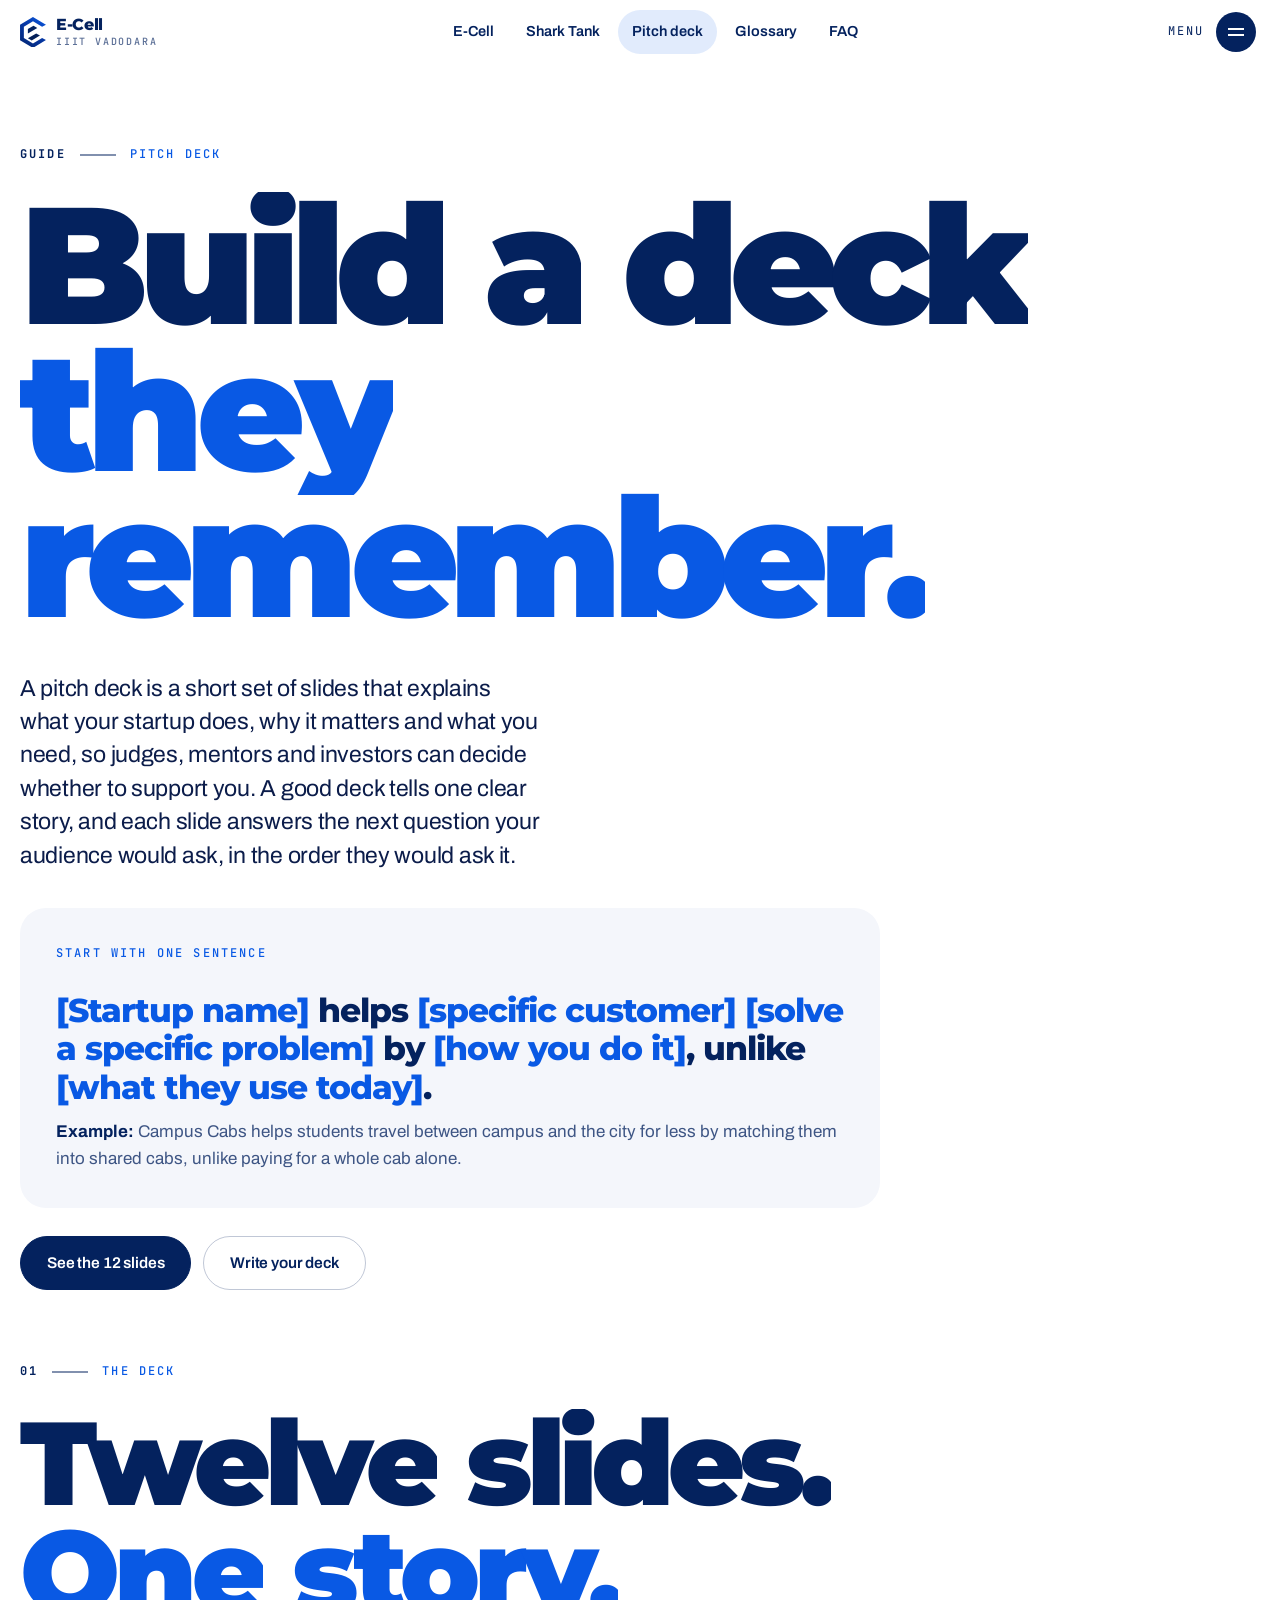
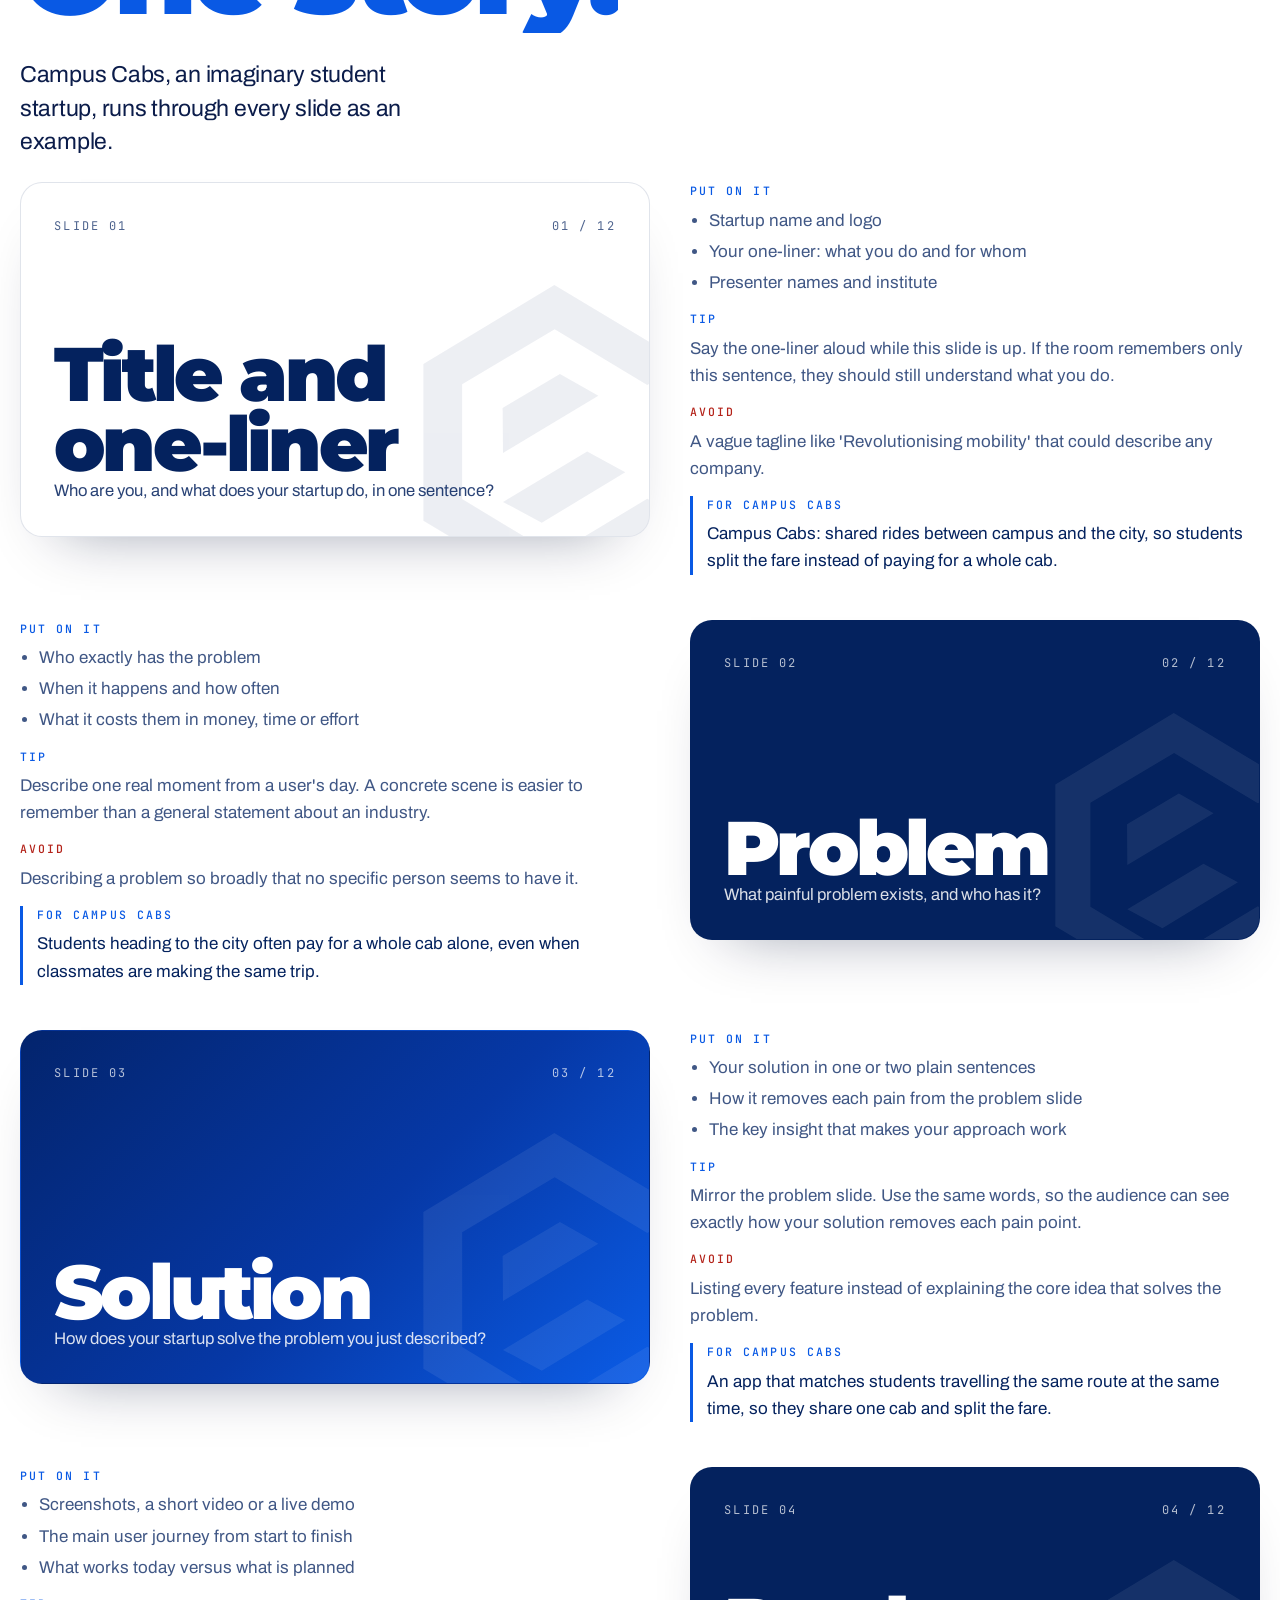
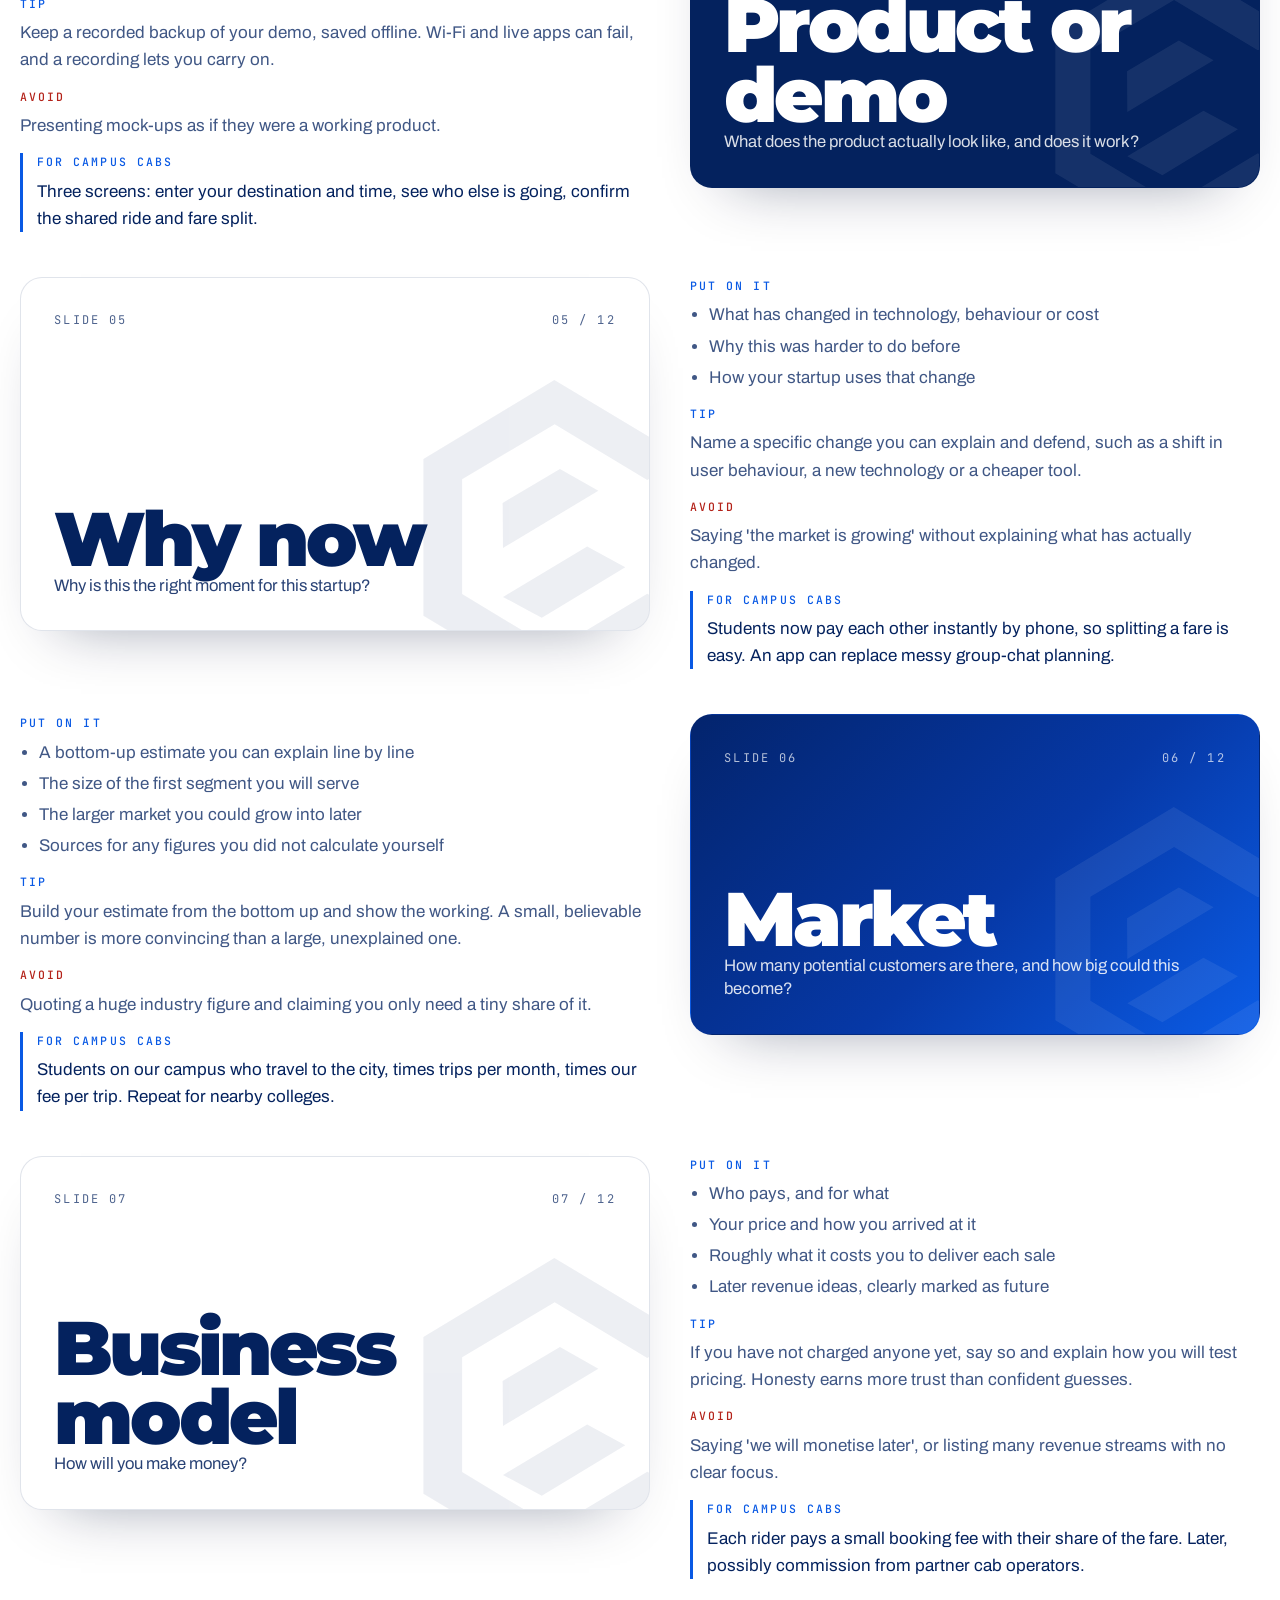
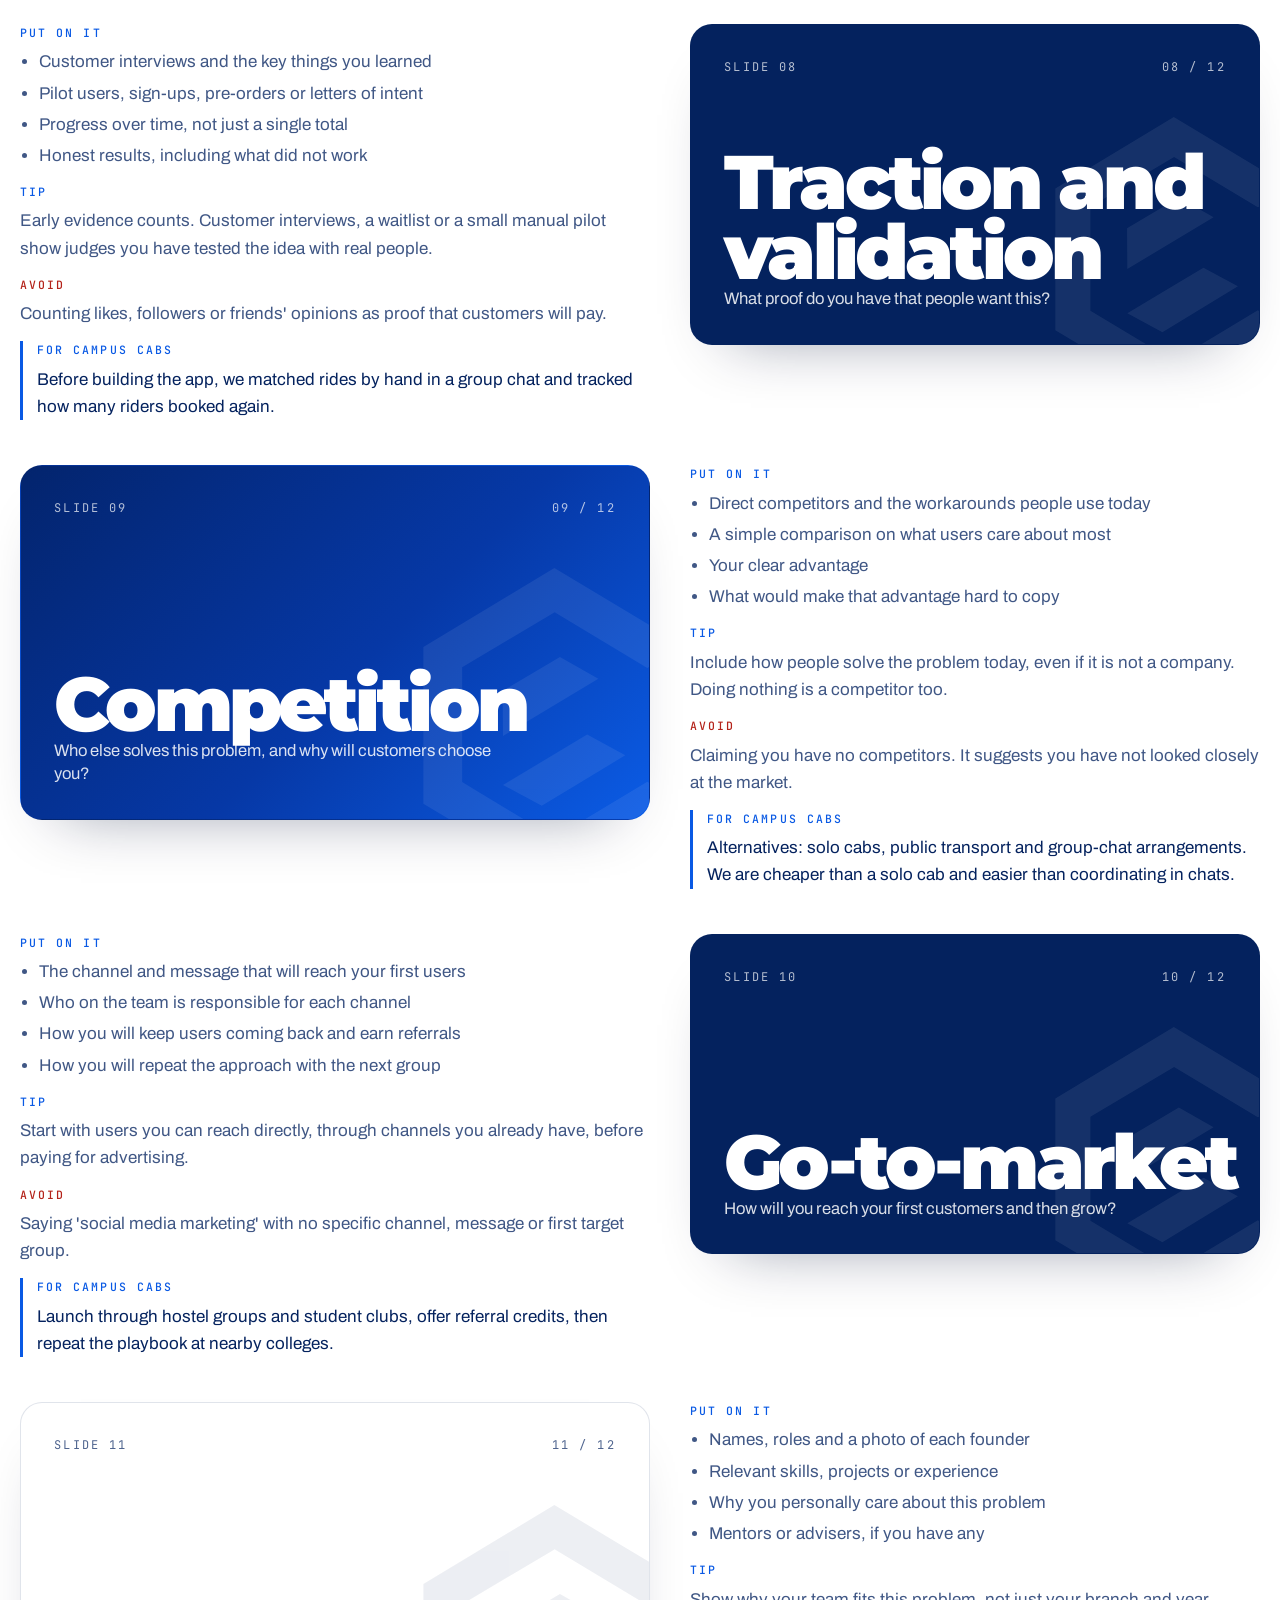
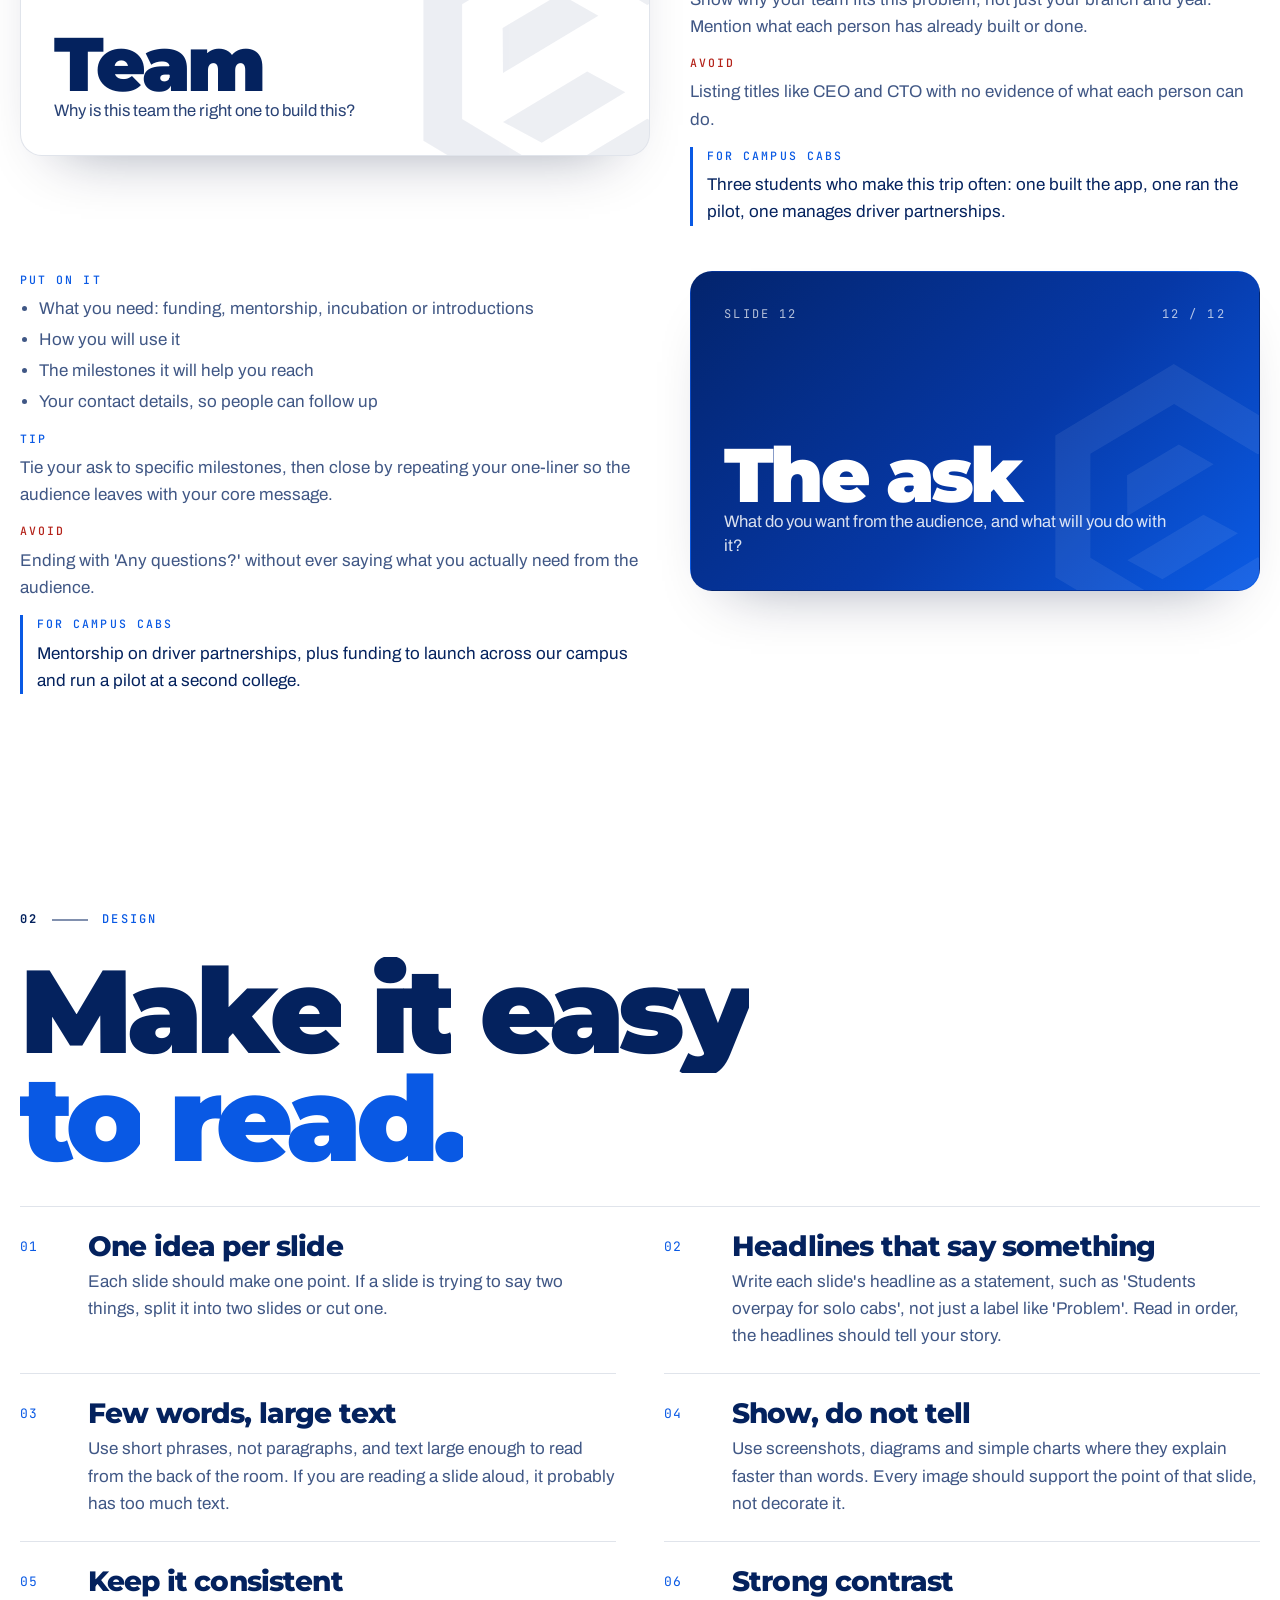
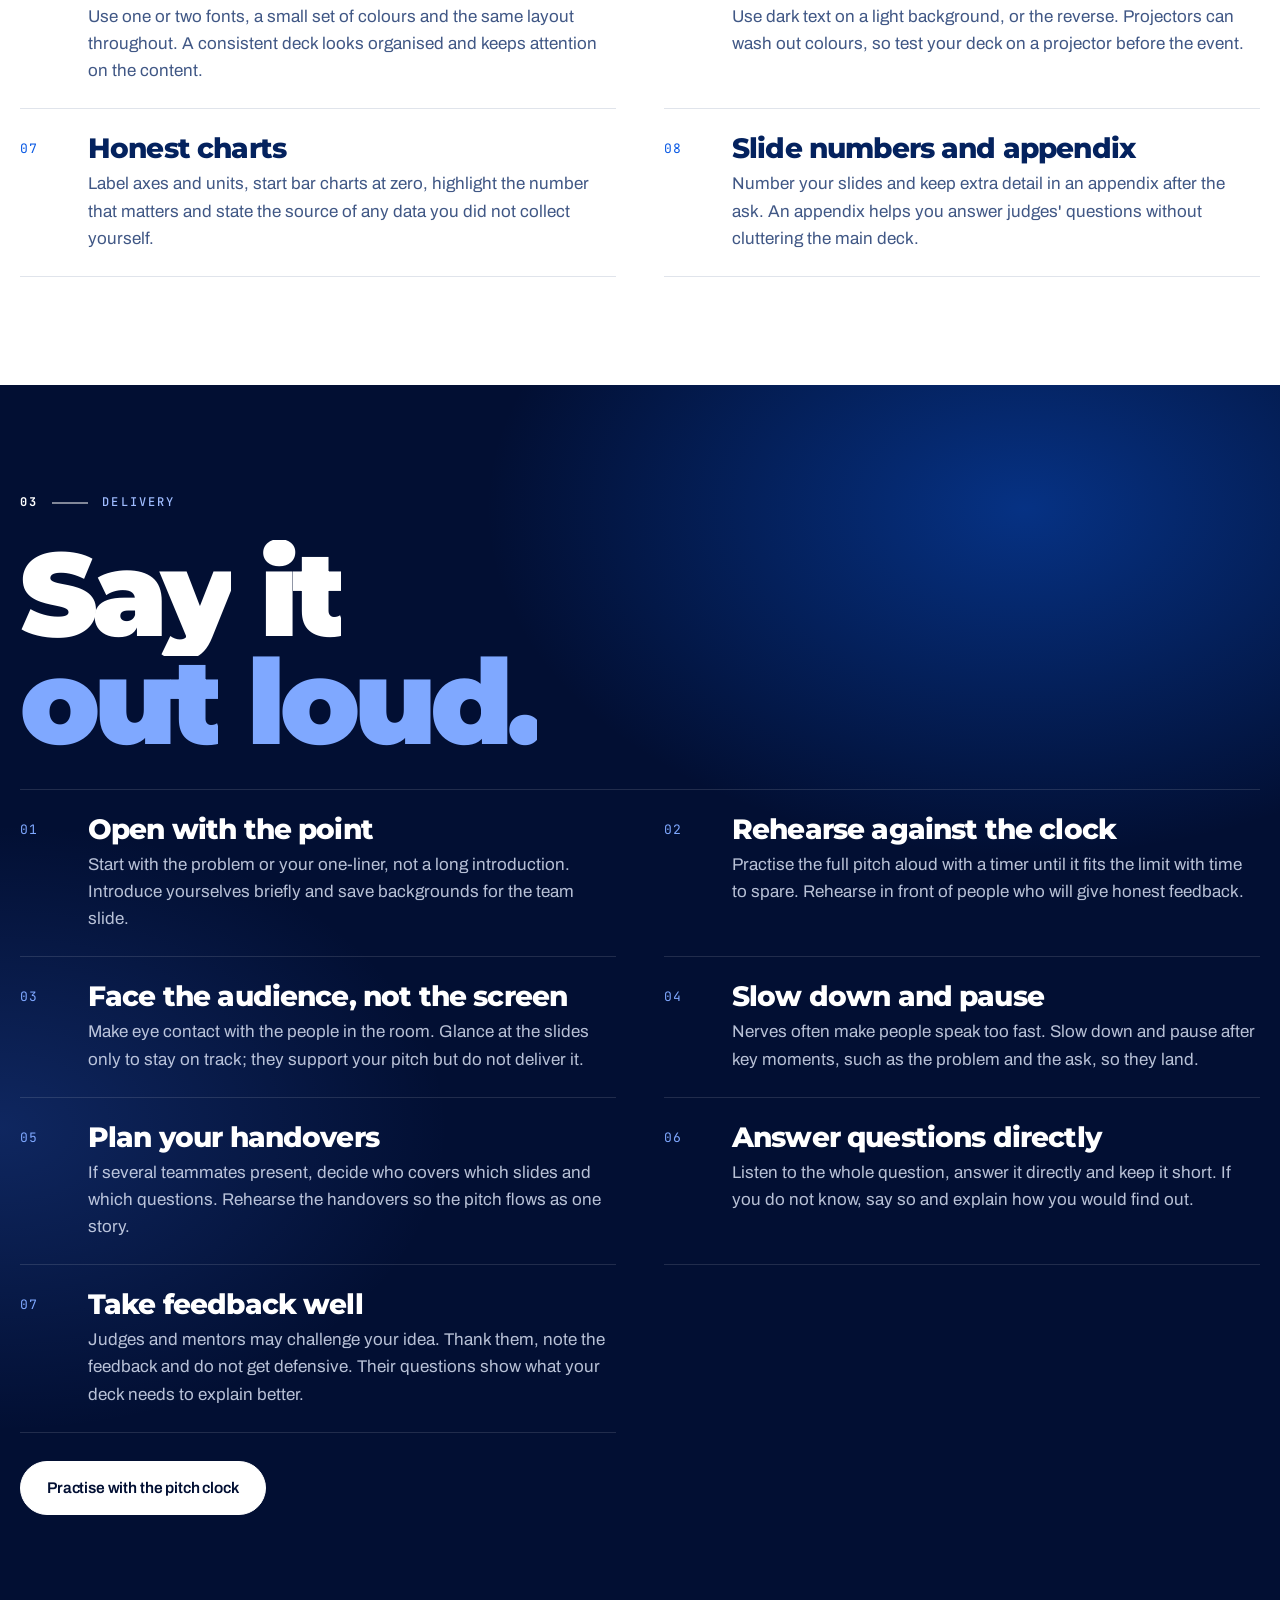
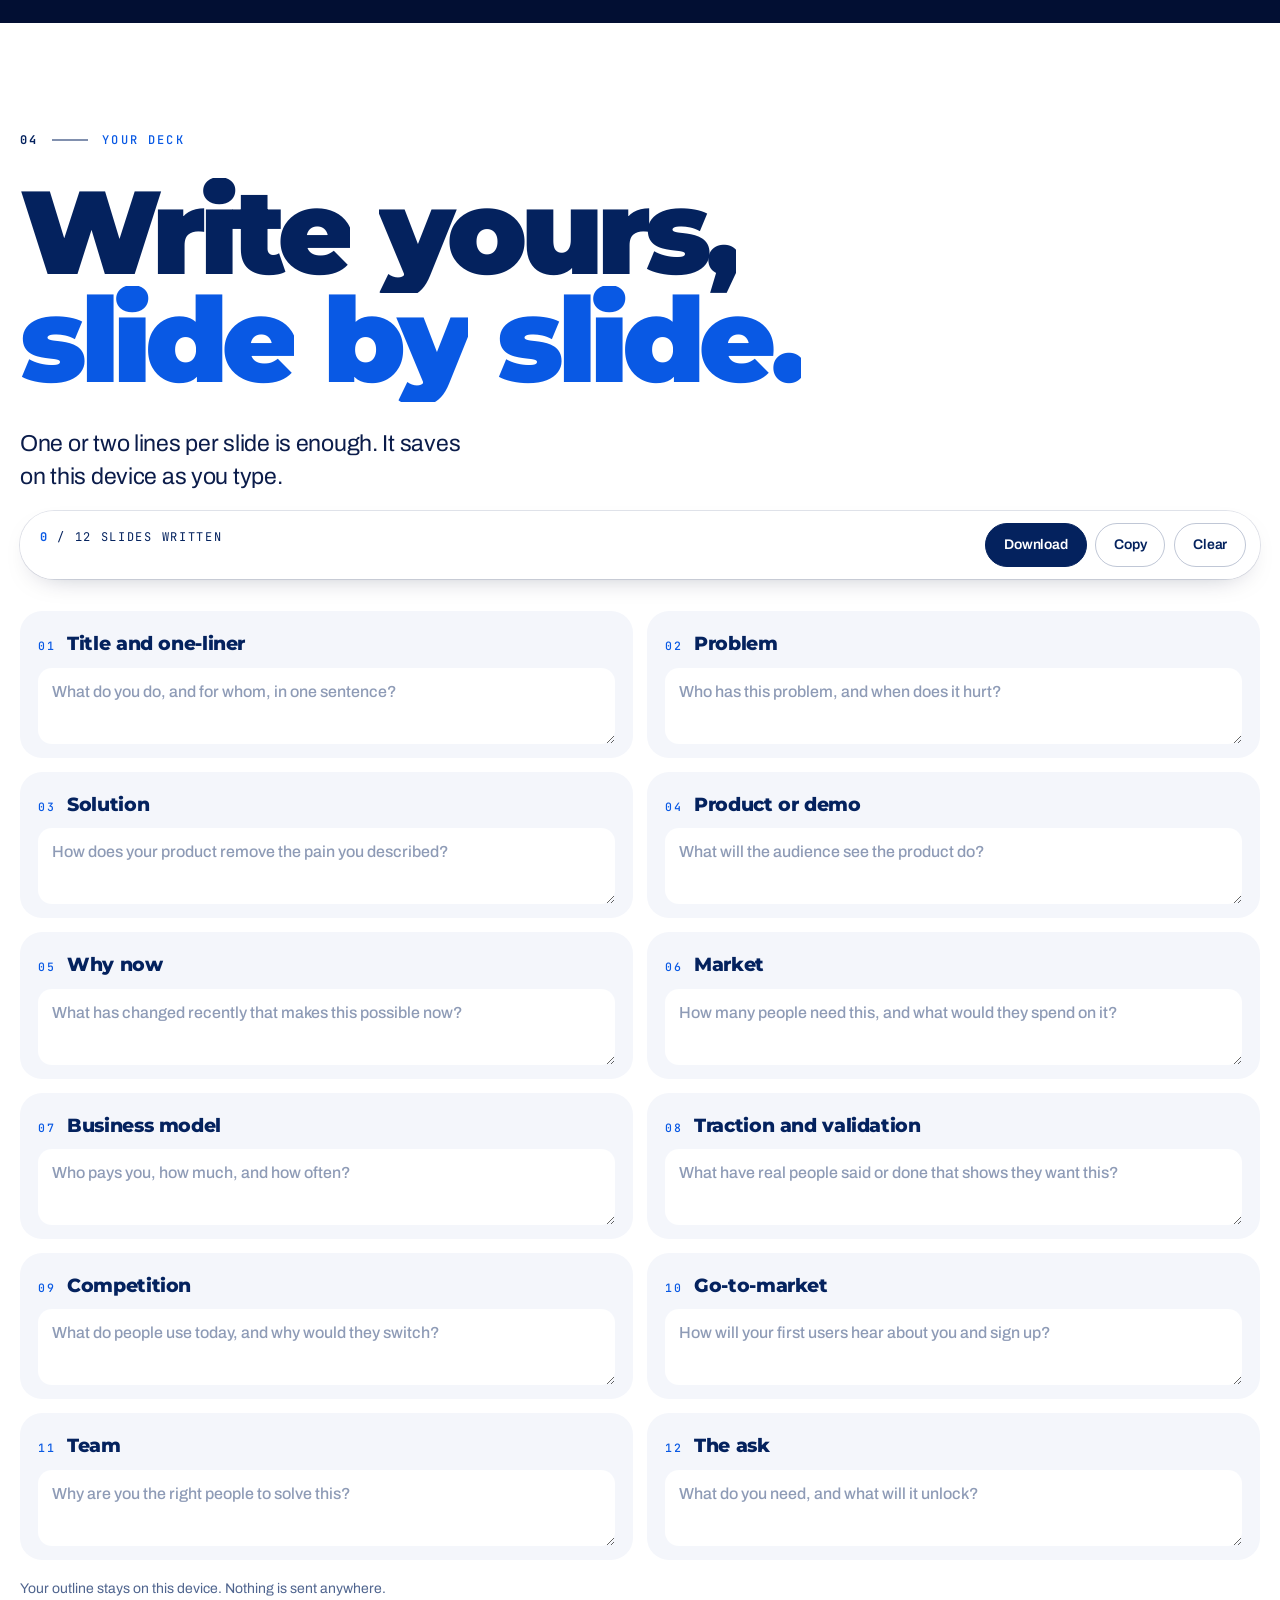
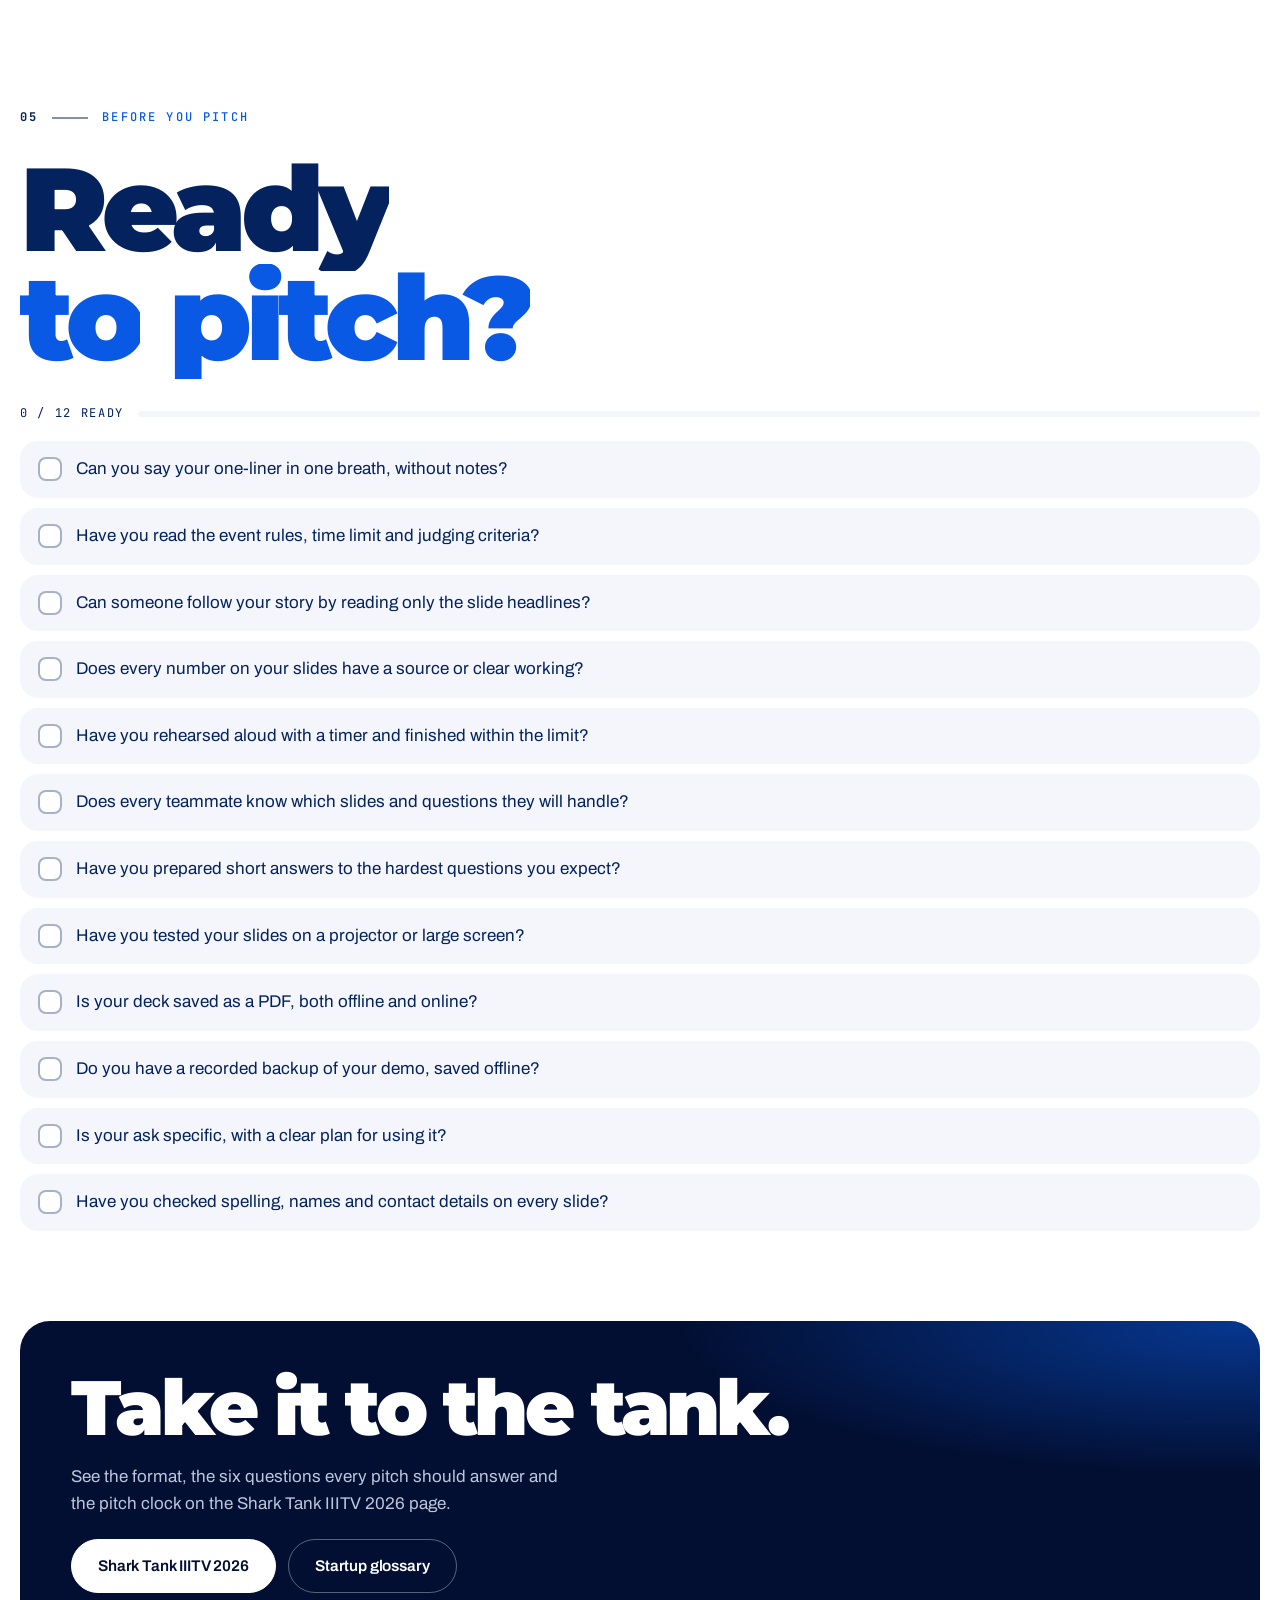
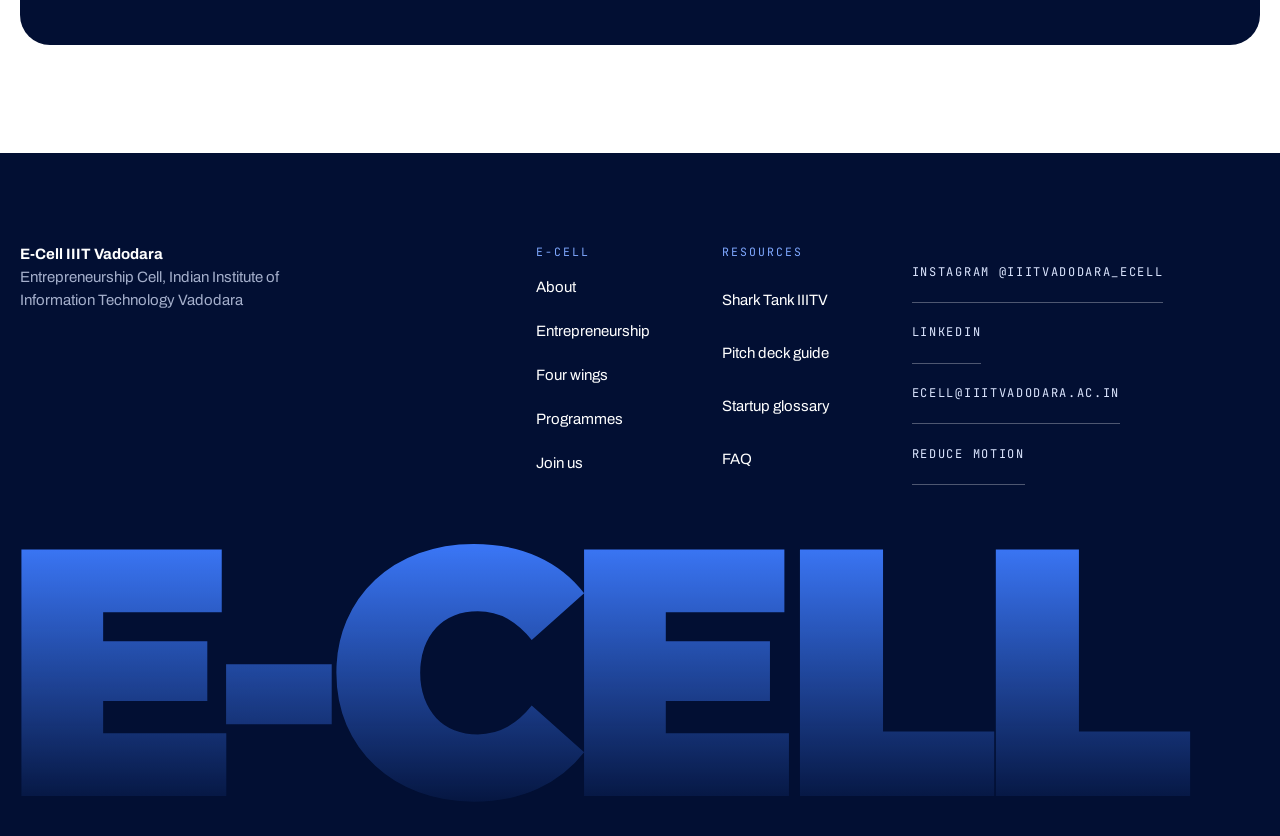
<file: pitch-deck.html>
<!DOCTYPE html>
<html lang="en">
<head>
  <meta charset="utf-8" />
  <meta name="viewport" content="width=device-width, initial-scale=1, viewport-fit=cover" />
  <title>How to build a pitch deck · E-Cell IIIT Vadodara</title>
  <meta name="description" content="A practical guide for student founders: the 12 slides of a strong pitch deck, design rules, delivery tips, a deck builder and a checklist." />
  <meta property="og:type" content="website" />
  <meta property="og:title" content="How to build a pitch deck · E-Cell IIIT Vadodara" />
  <meta property="og:description" content="A practical guide for student founders: the 12 slides of a strong pitch deck, design rules, delivery tips, a deck builder and a checklist." />
  <meta property="og:image" content="assets/logo-full.png" />
  <meta name="twitter:card" content="summary" />
  <meta name="theme-color" content="#FFFFFF" />
  <link rel="icon" href="assets/favicon.png" type="image/png" />
  <link rel="preconnect" href="https://fonts.googleapis.com" />
  <link rel="preconnect" href="https://fonts.gstatic.com" crossorigin />
  <link href="https://fonts.googleapis.com/css2?family=Montserrat:wght@600;700;800;900&family=Archivo:wght@400;500;600&family=JetBrains+Mono:wght@500;700&display=swap" rel="stylesheet" />
  <link rel="stylesheet" href="css/v4.css" />
</head>
<body class="">
  <a class="skip" href="#main">Skip to content</a>

  <header class="top" id="top">
    <a class="top__brand" href="./" aria-label="E-Cell IIIT Vadodara, home"><span class="top__mark" data-logo="mark"></span><span class="top__name">E-Cell<small>IIIT Vadodara</small></span></a>
    <nav class="top__links" aria-label="Sections"><a href="./">E-Cell</a><a href="shark-tank.html">Shark Tank</a><a href="pitch-deck.html" aria-current="page">Pitch deck</a><a href="glossary.html">Glossary</a><a href="faq.html">FAQ</a></nav>
    <button class="top__menu" type="button" aria-expanded="false" aria-controls="menu"><span class="top__menu-t">Menu</span><span class="burger" aria-hidden="true"><i></i><i></i></span></button>
  </header>

  <nav class="menu" id="menu" aria-label="Site" inert>
    <ol class="menu__list">
      <li><a href="./#about"><span>01</span><b>About E-Cell</b></a></li>
      <li><a href="./#why"><span>02</span><b>Entrepreneurship</b></a></li>
      <li><a href="./#wings"><span>03</span><b>Four wings</b></a></li>
      <li><a href="./#programmes"><span>04</span><b>Programmes</b></a></li>
      <li><a href="shark-tank.html"><span>05</span><b>Shark Tank IIITV</b></a></li>
      <li><a href="./#join"><span>06</span><b>Join us</b></a></li>
    </ol>
    <div class="menu__group"><p class="menu__k">Resources</p><ul class="menu__sub"><li><a href="pitch-deck.html" aria-current="page">Pitch deck guide</a></li><li><a href="glossary.html">Startup glossary</a></li><li><a href="faq.html">FAQ</a></li></ul></div>
    <div class="menu__foot" data-ext></div>
  </nav>

  <main id="main">
    <section class="page-hero" aria-labelledby="h-deck">
      <div class="wrap">
        <p class="label"><b>Guide</b> Pitch deck</p>
        <h1 class="h-xxl" id="h-deck"><span class="split" data-split>Build a deck</span> <span class="split split--accent" data-split>they remember.</span></h1>
        <p class="lead" data-reveal>A pitch deck is a short set of slides that explains what your startup does, why it matters and what you need, so judges, mentors and investors can decide whether to support you. A good deck tells one clear story, and each slide answers the next question your audience would ask, in the order they would ask it.</p>
        <div class="oneliner" data-reveal>
          <p class="label">Start with one sentence</p>
          <p class="oneliner__t"><em>[Startup name]</em> helps <em>[specific customer]</em> <em>[solve a specific problem]</em> by <em>[how you do it]</em>, unlike <em>[what they use today]</em>.</p>
          <p class="oneliner__ex"><b>Example:</b> Campus Cabs helps students travel between campus and the city for less by matching them into shared cabs, unlike paying for a whole cab alone.</p>
        </div>
        <div class="row" data-reveal><a class="btn" href="#slides" data-magnetic>See the 12 slides</a><a class="btn btn--line" href="#write">Write your deck</a></div>
      </div>
    </section>

    <section class="sec" id="slides" aria-labelledby="h-slides" style="padding-top:0">
      <div class="wrap">
        <p class="label"><b>01</b> The deck</p>
        <h2 class="h-xl h-stack" id="h-slides"><span class="split" data-split>Twelve slides.</span> <span class="split split--accent" data-split>One story.</span></h2>
        <p class="lead" data-reveal>Campus Cabs, an imaginary student startup, runs through every slide as an example.</p>
        <div class="slides">
          <article class="slide" data-reveal>
            <div class="slide__screen"><p class="slide__n"><span>Slide 01</span><span>01 / 12</span></p><div><h3 class="slide__t">Title and <span class="nobr">one-liner</span></h3><p class="slide__g">Who are you, and what does your startup do, in one sentence?</p></div><div class="slide__mark" data-logo="mark" aria-hidden="true"></div></div>
            <div class="slide__body">
              <div><h4>Put on it</h4><ul><li>Startup name and logo</li><li>Your one-liner: what you do and for whom</li><li>Presenter names and institute</li></ul></div>
              <div><h4>Tip</h4><p>Say the one-liner aloud while this slide is up. If the room remembers only this sentence, they should still understand what you do.</p></div>
              <div class="slide__avoid"><h4>Avoid</h4><p>A vague tagline like &#x27;Revolutionising mobility&#x27; that could describe any company.</p></div>
              <div class="slide__ex"><h4>For Campus Cabs</h4><p>Campus Cabs: shared rides between campus and the city, so students split the fare instead of paying for a whole cab.</p></div>
            </div>
          </article>
          <article class="slide" data-reveal>
            <div class="slide__screen"><p class="slide__n"><span>Slide 02</span><span>02 / 12</span></p><div><h3 class="slide__t">Problem</h3><p class="slide__g">What painful problem exists, and who has it?</p></div><div class="slide__mark" data-logo="mark" aria-hidden="true"></div></div>
            <div class="slide__body">
              <div><h4>Put on it</h4><ul><li>Who exactly has the problem</li><li>When it happens and how often</li><li>What it costs them in money, time or effort</li></ul></div>
              <div><h4>Tip</h4><p>Describe one real moment from a user&#x27;s day. A concrete scene is easier to remember than a general statement about an industry.</p></div>
              <div class="slide__avoid"><h4>Avoid</h4><p>Describing a problem so broadly that no specific person seems to have it.</p></div>
              <div class="slide__ex"><h4>For Campus Cabs</h4><p>Students heading to the city often pay for a whole cab alone, even when classmates are making the same trip.</p></div>
            </div>
          </article>
          <article class="slide" data-reveal>
            <div class="slide__screen"><p class="slide__n"><span>Slide 03</span><span>03 / 12</span></p><div><h3 class="slide__t">Solution</h3><p class="slide__g">How does your startup solve the problem you just described?</p></div><div class="slide__mark" data-logo="mark" aria-hidden="true"></div></div>
            <div class="slide__body">
              <div><h4>Put on it</h4><ul><li>Your solution in one or two plain sentences</li><li>How it removes each pain from the problem slide</li><li>The key insight that makes your approach work</li></ul></div>
              <div><h4>Tip</h4><p>Mirror the problem slide. Use the same words, so the audience can see exactly how your solution removes each pain point.</p></div>
              <div class="slide__avoid"><h4>Avoid</h4><p>Listing every feature instead of explaining the core idea that solves the problem.</p></div>
              <div class="slide__ex"><h4>For Campus Cabs</h4><p>An app that matches students travelling the same route at the same time, so they share one cab and split the fare.</p></div>
            </div>
          </article>
          <article class="slide" data-reveal>
            <div class="slide__screen"><p class="slide__n"><span>Slide 04</span><span>04 / 12</span></p><div><h3 class="slide__t">Product or demo</h3><p class="slide__g">What does the product actually look like, and does it work?</p></div><div class="slide__mark" data-logo="mark" aria-hidden="true"></div></div>
            <div class="slide__body">
              <div><h4>Put on it</h4><ul><li>Screenshots, a short video or a live demo</li><li>The main user journey from start to finish</li><li>What works today versus what is planned</li></ul></div>
              <div><h4>Tip</h4><p>Keep a recorded backup of your demo, saved offline. Wi-Fi and live apps can fail, and a recording lets you carry on.</p></div>
              <div class="slide__avoid"><h4>Avoid</h4><p>Presenting mock-ups as if they were a working product.</p></div>
              <div class="slide__ex"><h4>For Campus Cabs</h4><p>Three screens: enter your destination and time, see who else is going, confirm the shared ride and fare split.</p></div>
            </div>
          </article>
          <article class="slide" data-reveal>
            <div class="slide__screen"><p class="slide__n"><span>Slide 05</span><span>05 / 12</span></p><div><h3 class="slide__t">Why now</h3><p class="slide__g">Why is this the right moment for this startup?</p></div><div class="slide__mark" data-logo="mark" aria-hidden="true"></div></div>
            <div class="slide__body">
              <div><h4>Put on it</h4><ul><li>What has changed in technology, behaviour or cost</li><li>Why this was harder to do before</li><li>How your startup uses that change</li></ul></div>
              <div><h4>Tip</h4><p>Name a specific change you can explain and defend, such as a shift in user behaviour, a new technology or a cheaper tool.</p></div>
              <div class="slide__avoid"><h4>Avoid</h4><p>Saying &#x27;the market is growing&#x27; without explaining what has actually changed.</p></div>
              <div class="slide__ex"><h4>For Campus Cabs</h4><p>Students now pay each other instantly by phone, so splitting a fare is easy. An app can replace messy group-chat planning.</p></div>
            </div>
          </article>
          <article class="slide" data-reveal>
            <div class="slide__screen"><p class="slide__n"><span>Slide 06</span><span>06 / 12</span></p><div><h3 class="slide__t">Market</h3><p class="slide__g">How many potential customers are there, and how big could this become?</p></div><div class="slide__mark" data-logo="mark" aria-hidden="true"></div></div>
            <div class="slide__body">
              <div><h4>Put on it</h4><ul><li>A bottom-up estimate you can explain line by line</li><li>The size of the first segment you will serve</li><li>The larger market you could grow into later</li><li>Sources for any figures you did not calculate yourself</li></ul></div>
              <div><h4>Tip</h4><p>Build your estimate from the bottom up and show the working. A small, believable number is more convincing than a large, unexplained one.</p></div>
              <div class="slide__avoid"><h4>Avoid</h4><p>Quoting a huge industry figure and claiming you only need a tiny share of it.</p></div>
              <div class="slide__ex"><h4>For Campus Cabs</h4><p>Students on our campus who travel to the city, times trips per month, times our fee per trip. Repeat for nearby colleges.</p></div>
            </div>
          </article>
          <article class="slide" data-reveal>
            <div class="slide__screen"><p class="slide__n"><span>Slide 07</span><span>07 / 12</span></p><div><h3 class="slide__t">Business model</h3><p class="slide__g">How will you make money?</p></div><div class="slide__mark" data-logo="mark" aria-hidden="true"></div></div>
            <div class="slide__body">
              <div><h4>Put on it</h4><ul><li>Who pays, and for what</li><li>Your price and how you arrived at it</li><li>Roughly what it costs you to deliver each sale</li><li>Later revenue ideas, clearly marked as future</li></ul></div>
              <div><h4>Tip</h4><p>If you have not charged anyone yet, say so and explain how you will test pricing. Honesty earns more trust than confident guesses.</p></div>
              <div class="slide__avoid"><h4>Avoid</h4><p>Saying &#x27;we will monetise later&#x27;, or listing many revenue streams with no clear focus.</p></div>
              <div class="slide__ex"><h4>For Campus Cabs</h4><p>Each rider pays a small booking fee with their share of the fare. Later, possibly commission from partner cab operators.</p></div>
            </div>
          </article>
          <article class="slide" data-reveal>
            <div class="slide__screen"><p class="slide__n"><span>Slide 08</span><span>08 / 12</span></p><div><h3 class="slide__t">Traction and validation</h3><p class="slide__g">What proof do you have that people want this?</p></div><div class="slide__mark" data-logo="mark" aria-hidden="true"></div></div>
            <div class="slide__body">
              <div><h4>Put on it</h4><ul><li>Customer interviews and the key things you learned</li><li>Pilot users, sign-ups, pre-orders or letters of intent</li><li>Progress over time, not just a single total</li><li>Honest results, including what did not work</li></ul></div>
              <div><h4>Tip</h4><p>Early evidence counts. Customer interviews, a waitlist or a small manual pilot show judges you have tested the idea with real people.</p></div>
              <div class="slide__avoid"><h4>Avoid</h4><p>Counting likes, followers or friends&#x27; opinions as proof that customers will pay.</p></div>
              <div class="slide__ex"><h4>For Campus Cabs</h4><p>Before building the app, we matched rides by hand in a group chat and tracked how many riders booked again.</p></div>
            </div>
          </article>
          <article class="slide" data-reveal>
            <div class="slide__screen"><p class="slide__n"><span>Slide 09</span><span>09 / 12</span></p><div><h3 class="slide__t">Competition</h3><p class="slide__g">Who else solves this problem, and why will customers choose you?</p></div><div class="slide__mark" data-logo="mark" aria-hidden="true"></div></div>
            <div class="slide__body">
              <div><h4>Put on it</h4><ul><li>Direct competitors and the workarounds people use today</li><li>A simple comparison on what users care about most</li><li>Your clear advantage</li><li>What would make that advantage hard to copy</li></ul></div>
              <div><h4>Tip</h4><p>Include how people solve the problem today, even if it is not a company. Doing nothing is a competitor too.</p></div>
              <div class="slide__avoid"><h4>Avoid</h4><p>Claiming you have no competitors. It suggests you have not looked closely at the market.</p></div>
              <div class="slide__ex"><h4>For Campus Cabs</h4><p>Alternatives: solo cabs, public transport and group-chat arrangements. We are cheaper than a solo cab and easier than coordinating in chats.</p></div>
            </div>
          </article>
          <article class="slide" data-reveal>
            <div class="slide__screen"><p class="slide__n"><span>Slide 10</span><span>10 / 12</span></p><div><h3 class="slide__t"><span class="nobr">Go-to-market</span></h3><p class="slide__g">How will you reach your first customers and then grow?</p></div><div class="slide__mark" data-logo="mark" aria-hidden="true"></div></div>
            <div class="slide__body">
              <div><h4>Put on it</h4><ul><li>The channel and message that will reach your first users</li><li>Who on the team is responsible for each channel</li><li>How you will keep users coming back and earn referrals</li><li>How you will repeat the approach with the next group</li></ul></div>
              <div><h4>Tip</h4><p>Start with users you can reach directly, through channels you already have, before paying for advertising.</p></div>
              <div class="slide__avoid"><h4>Avoid</h4><p>Saying &#x27;social media marketing&#x27; with no specific channel, message or first target group.</p></div>
              <div class="slide__ex"><h4>For Campus Cabs</h4><p>Launch through hostel groups and student clubs, offer referral credits, then repeat the playbook at nearby colleges.</p></div>
            </div>
          </article>
          <article class="slide" data-reveal>
            <div class="slide__screen"><p class="slide__n"><span>Slide 11</span><span>11 / 12</span></p><div><h3 class="slide__t">Team</h3><p class="slide__g">Why is this team the right one to build this?</p></div><div class="slide__mark" data-logo="mark" aria-hidden="true"></div></div>
            <div class="slide__body">
              <div><h4>Put on it</h4><ul><li>Names, roles and a photo of each founder</li><li>Relevant skills, projects or experience</li><li>Why you personally care about this problem</li><li>Mentors or advisers, if you have any</li></ul></div>
              <div><h4>Tip</h4><p>Show why your team fits this problem, not just your branch and year. Mention what each person has already built or done.</p></div>
              <div class="slide__avoid"><h4>Avoid</h4><p>Listing titles like CEO and CTO with no evidence of what each person can do.</p></div>
              <div class="slide__ex"><h4>For Campus Cabs</h4><p>Three students who make this trip often: one built the app, one ran the pilot, one manages driver partnerships.</p></div>
            </div>
          </article>
          <article class="slide" data-reveal>
            <div class="slide__screen"><p class="slide__n"><span>Slide 12</span><span>12 / 12</span></p><div><h3 class="slide__t">The ask</h3><p class="slide__g">What do you want from the audience, and what will you do with it?</p></div><div class="slide__mark" data-logo="mark" aria-hidden="true"></div></div>
            <div class="slide__body">
              <div><h4>Put on it</h4><ul><li>What you need: funding, mentorship, incubation or introductions</li><li>How you will use it</li><li>The milestones it will help you reach</li><li>Your contact details, so people can follow up</li></ul></div>
              <div><h4>Tip</h4><p>Tie your ask to specific milestones, then close by repeating your one-liner so the audience leaves with your core message.</p></div>
              <div class="slide__avoid"><h4>Avoid</h4><p>Ending with &#x27;Any questions?&#x27; without ever saying what you actually need from the audience.</p></div>
              <div class="slide__ex"><h4>For Campus Cabs</h4><p>Mentorship on driver partnerships, plus funding to launch across our campus and run a pilot at a second college.</p></div>
            </div>
          </article>
        </div>
      </div>
    </section>

    <section class="sec" id="design" aria-labelledby="h-design">
      <div class="wrap">
        <p class="label"><b>02</b> Design</p>
        <h2 class="h-xl h-stack" id="h-design"><span class="split" data-split>Make it easy</span> <span class="split split--accent" data-split>to read.</span></h2>
        <ol class="rules">
          <li data-reveal><div><h3>One idea per slide</h3><p>Each slide should make one point. If a slide is trying to say two things, split it into two slides or cut one.</p></div></li>
          <li data-reveal><div><h3>Headlines that say something</h3><p>Write each slide&#x27;s headline as a statement, such as &#x27;Students overpay for solo cabs&#x27;, not just a label like &#x27;Problem&#x27;. Read in order, the headlines should tell your story.</p></div></li>
          <li data-reveal><div><h3>Few words, large text</h3><p>Use short phrases, not paragraphs, and text large enough to read from the back of the room. If you are reading a slide aloud, it probably has too much text.</p></div></li>
          <li data-reveal><div><h3>Show, do not tell</h3><p>Use screenshots, diagrams and simple charts where they explain faster than words. Every image should support the point of that slide, not decorate it.</p></div></li>
          <li data-reveal><div><h3>Keep it consistent</h3><p>Use one or two fonts, a small set of colours and the same layout throughout. A consistent deck looks organised and keeps attention on the content.</p></div></li>
          <li data-reveal><div><h3>Strong contrast</h3><p>Use dark text on a light background, or the reverse. Projectors can wash out colours, so test your deck on a projector before the event.</p></div></li>
          <li data-reveal><div><h3>Honest charts</h3><p>Label axes and units, start bar charts at zero, highlight the number that matters and state the source of any data you did not collect yourself.</p></div></li>
          <li data-reveal><div><h3>Slide numbers and appendix</h3><p>Number your slides and keep extra detail in an appendix after the ask. An appendix helps you answer judges&#x27; questions without cluttering the main deck.</p></div></li>
        </ol>
      </div>
    </section>

    <section class="sec tank" id="delivery" aria-labelledby="h-deliv" data-dark>
      <div class="tank__glow" aria-hidden="true"></div>
      <div class="wrap">
        <p class="label label--light"><b>03</b> Delivery</p>
        <h2 class="h-xl h-xl--light h-stack" id="h-deliv"><span class="split" data-split>Say it</span> <span class="split split--accent" data-split>out loud.</span></h2>
        <ol class="rules">
          <li data-reveal><div><h3>Open with the point</h3><p>Start with the problem or your one-liner, not a long introduction. Introduce yourselves briefly and save backgrounds for the team slide.</p></div></li>
          <li data-reveal><div><h3>Rehearse against the clock</h3><p>Practise the full pitch aloud with a timer until it fits the limit with time to spare. Rehearse in front of people who will give honest feedback.</p></div></li>
          <li data-reveal><div><h3>Face the audience, not the screen</h3><p>Make eye contact with the people in the room. Glance at the slides only to stay on track; they support your pitch but do not deliver it.</p></div></li>
          <li data-reveal><div><h3>Slow down and pause</h3><p>Nerves often make people speak too fast. Slow down and pause after key moments, such as the problem and the ask, so they land.</p></div></li>
          <li data-reveal><div><h3>Plan your handovers</h3><p>If several teammates present, decide who covers which slides and which questions. Rehearse the handovers so the pitch flows as one story.</p></div></li>
          <li data-reveal><div><h3>Answer questions directly</h3><p>Listen to the whole question, answer it directly and keep it short. If you do not know, say so and explain how you would find out.</p></div></li>
          <li data-reveal><div><h3>Take feedback well</h3><p>Judges and mentors may challenge your idea. Thank them, note the feedback and do not get defensive. Their questions show what your deck needs to explain better.</p></div></li>
        </ol>
        <div class="row" data-reveal><a class="btn btn--light" href="shark-tank.html#clock" data-magnetic>Practise with the pitch clock</a></div>
      </div>
    </section>

    <section class="sec" id="write" aria-labelledby="h-write">
      <div class="wrap">
        <p class="label"><b>04</b> Your deck</p>
        <h2 class="h-xl h-stack" id="h-write"><span class="split" data-split>Write yours,</span> <span class="split split--accent" data-split>slide by slide.</span></h2>
        <p class="lead" data-reveal>One or two lines per slide is enough. It saves on this device as you type.</p>
        <div class="builder" id="builder">
          <div class="builder__bar">
            <p class="builder__count" id="bcount" aria-live="polite"></p>
            <div class="builder__actions"><a class="btn" id="bdl" download="my-pitch-deck-outline.txt" href="#">Download</a><button class="btn btn--line" type="button" id="bcopy">Copy</button><button class="btn btn--line" type="button" id="bclear">Clear</button></div>
          </div>
          <p class="builder__note" id="bsay" aria-live="polite"></p>
          <div class="builder__grid">
            <div class="field"><label for="s1"><span>01</span>Title and one-liner</label><textarea id="s1" data-title="Title and one-liner" rows="2" placeholder="What do you do, and for whom, in one sentence?"></textarea></div>
            <div class="field"><label for="s2"><span>02</span>Problem</label><textarea id="s2" data-title="Problem" rows="2" placeholder="Who has this problem, and when does it hurt?"></textarea></div>
            <div class="field"><label for="s3"><span>03</span>Solution</label><textarea id="s3" data-title="Solution" rows="2" placeholder="How does your product remove the pain you described?"></textarea></div>
            <div class="field"><label for="s4"><span>04</span>Product or demo</label><textarea id="s4" data-title="Product or demo" rows="2" placeholder="What will the audience see the product do?"></textarea></div>
            <div class="field"><label for="s5"><span>05</span>Why now</label><textarea id="s5" data-title="Why now" rows="2" placeholder="What has changed recently that makes this possible now?"></textarea></div>
            <div class="field"><label for="s6"><span>06</span>Market</label><textarea id="s6" data-title="Market" rows="2" placeholder="How many people need this, and what would they spend on it?"></textarea></div>
            <div class="field"><label for="s7"><span>07</span>Business model</label><textarea id="s7" data-title="Business model" rows="2" placeholder="Who pays you, how much, and how often?"></textarea></div>
            <div class="field"><label for="s8"><span>08</span>Traction and validation</label><textarea id="s8" data-title="Traction and validation" rows="2" placeholder="What have real people said or done that shows they want this?"></textarea></div>
            <div class="field"><label for="s9"><span>09</span>Competition</label><textarea id="s9" data-title="Competition" rows="2" placeholder="What do people use today, and why would they switch?"></textarea></div>
            <div class="field"><label for="s10"><span>10</span>Go-to-market</label><textarea id="s10" data-title="Go-to-market" rows="2" placeholder="How will your first users hear about you and sign up?"></textarea></div>
            <div class="field"><label for="s11"><span>11</span>Team</label><textarea id="s11" data-title="Team" rows="2" placeholder="Why are you the right people to solve this?"></textarea></div>
            <div class="field"><label for="s12"><span>12</span>The ask</label><textarea id="s12" data-title="The ask" rows="2" placeholder="What do you need, and what will it unlock?"></textarea></div>
          </div>
          <p class="builder__note">Your outline stays on this device. Nothing is sent anywhere.</p>
        </div>
      </div>
    </section>

    <section class="sec" id="check" aria-labelledby="h-check" style="padding-top:0">
      <div class="wrap">
        <p class="label"><b>05</b> Before you pitch</p>
        <h2 class="h-xl h-stack" id="h-check"><span class="split" data-split>Ready</span> <span class="split split--accent" data-split>to pitch?</span></h2>
        <p class="progress"><span id="clab"></span><i id="cprog"></i></p>
        <ul class="check" id="checklist">
          <li><label><input type="checkbox" /> <span>Can you say your one-liner in one breath, without notes?</span></label></li>
          <li><label><input type="checkbox" /> <span>Have you read the event rules, time limit and judging criteria?</span></label></li>
          <li><label><input type="checkbox" /> <span>Can someone follow your story by reading only the slide headlines?</span></label></li>
          <li><label><input type="checkbox" /> <span>Does every number on your slides have a source or clear working?</span></label></li>
          <li><label><input type="checkbox" /> <span>Have you rehearsed aloud with a timer and finished within the limit?</span></label></li>
          <li><label><input type="checkbox" /> <span>Does every teammate know which slides and questions they will handle?</span></label></li>
          <li><label><input type="checkbox" /> <span>Have you prepared short answers to the hardest questions you expect?</span></label></li>
          <li><label><input type="checkbox" /> <span>Have you tested your slides on a projector or large screen?</span></label></li>
          <li><label><input type="checkbox" /> <span>Is your deck saved as a PDF, both offline and online?</span></label></li>
          <li><label><input type="checkbox" /> <span>Do you have a recorded backup of your demo, saved offline?</span></label></li>
          <li><label><input type="checkbox" /> <span>Is your ask specific, with a clear plan for using it?</span></label></li>
          <li><label><input type="checkbox" /> <span>Have you checked spelling, names and contact details on every slide?</span></label></li>
        </ul>
        <div class="cta-band" data-reveal>
          <h2>Take it to the tank.</h2>
          <p>See the format, the six questions every pitch should answer and the pitch clock on the Shark Tank IIITV 2026 page.</p>
          <div class="row row--tight"><a class="btn btn--light" href="shark-tank.html">Shark Tank IIITV 2026</a><a class="btn btn--line-light" href="glossary.html">Startup glossary</a></div>
        </div>
      </div>
    </section>
  </main>

  <footer class="foot" data-dark>
    <div class="wrap">
      <div class="foot__grid">
        <p class="foot__about"><b>E-Cell IIIT Vadodara</b><br />Entrepreneurship Cell, Indian Institute of Information Technology Vadodara</p>
        <div class="foot__cols">
          <nav class="foot__nav" aria-label="E-Cell"><p class="foot__k">E-Cell</p><a href="./#about">About</a><a href="./#why">Entrepreneurship</a><a href="./#wings">Four wings</a><a href="./#programmes">Programmes</a><a href="./#join">Join us</a></nav>
          <nav class="foot__nav" aria-label="Resources"><p class="foot__k">Resources</p><a href="shark-tank.html">Shark Tank IIITV</a><a href="pitch-deck.html" aria-current="page">Pitch deck guide</a><a href="glossary.html">Startup glossary</a><a href="faq.html">FAQ</a></nav>
        </div>
        <div class="foot__ext" data-ext></div>
      </div>
      <p class="foot__word" aria-hidden="true">E-CELL</p>
    </div>
  </footer>

  <div class="cursor" aria-hidden="true"><i></i></div>

  <script src="js/config.js"></script>
  <script src="js/logo.js"></script>
  <script src="js/boot.js"></script>
  <script src="js/v4.js"></script>
  <script src="js/guides.js"></script>
</body>
</html>
</file>
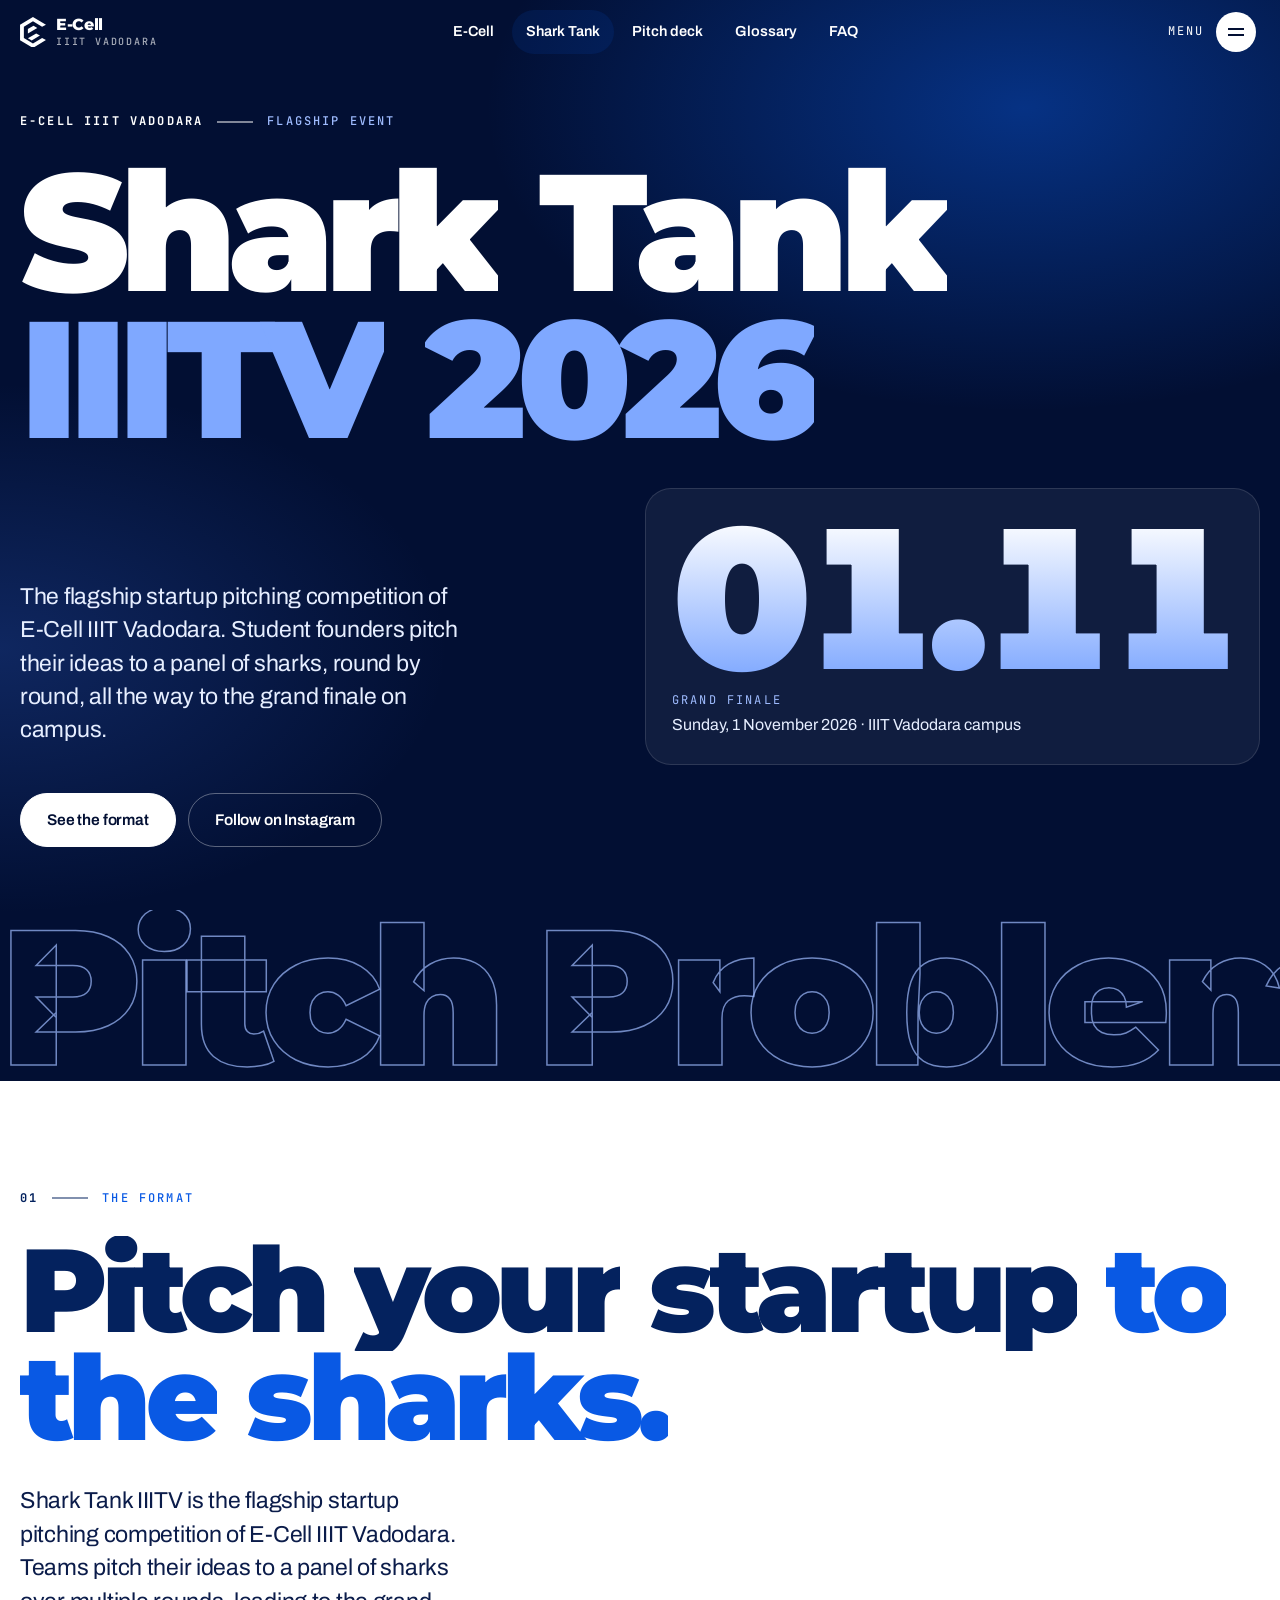
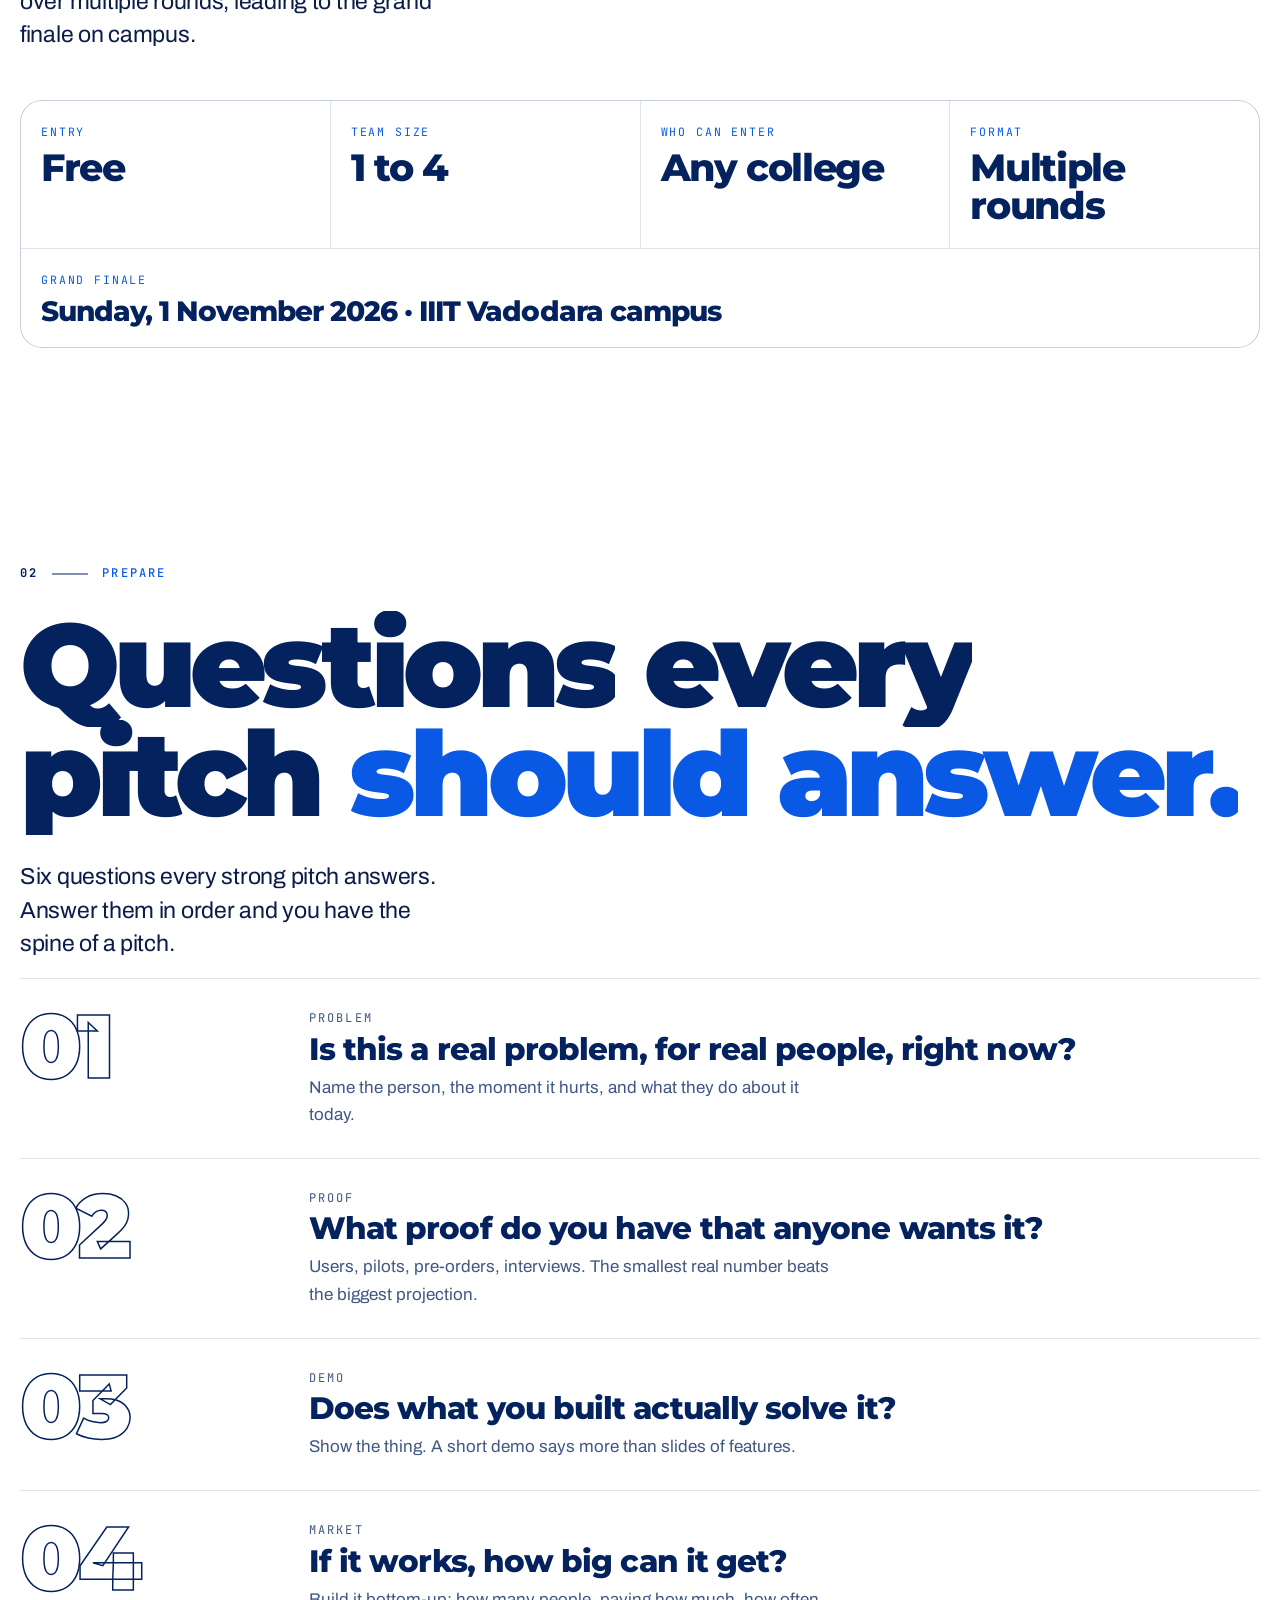
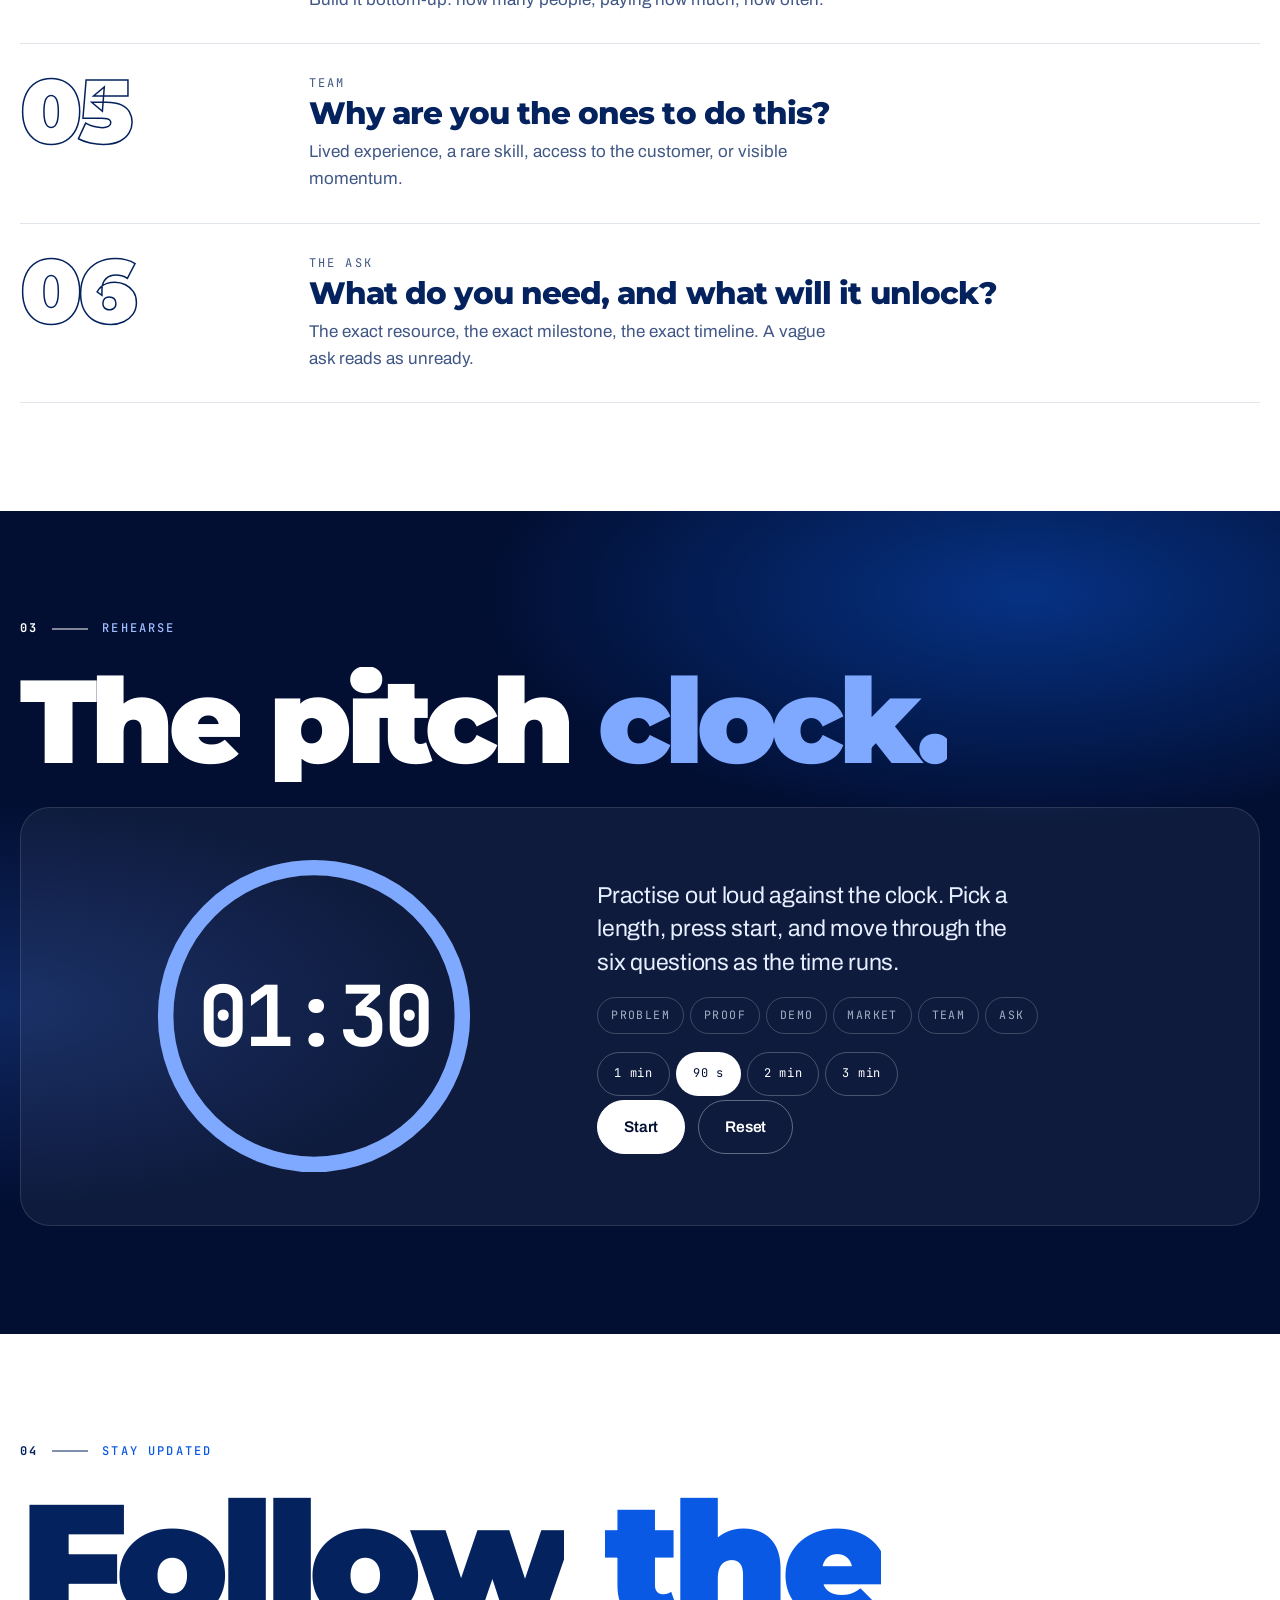
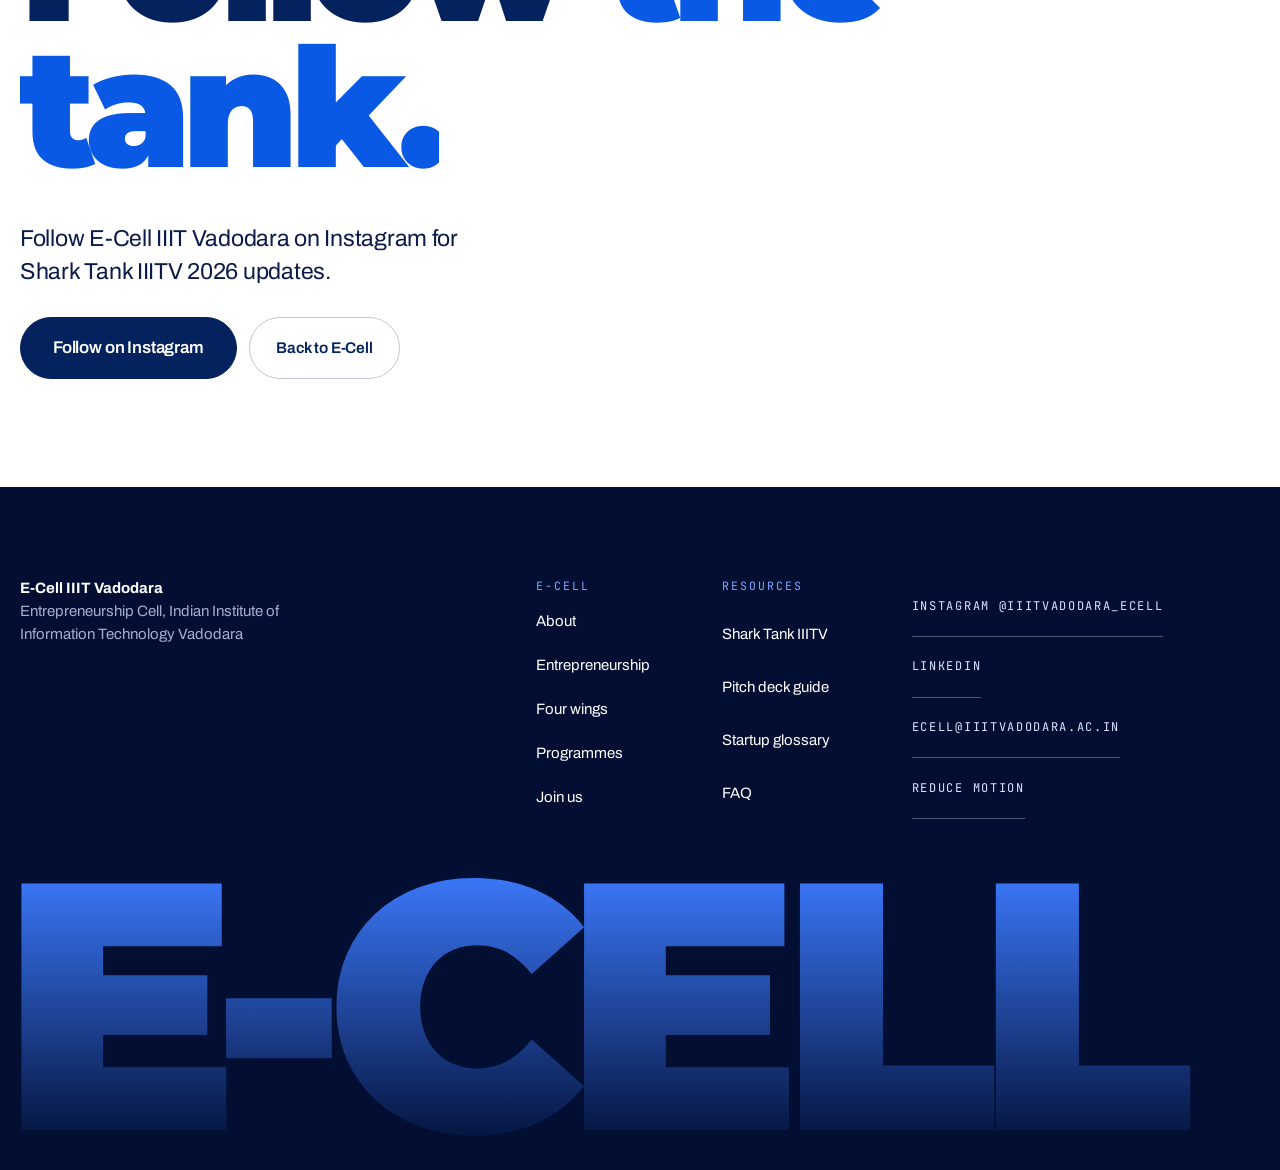
<file: shark-tank.html>
<!DOCTYPE html>
<html lang="en">
<head>
  <meta charset="utf-8" />
  <meta name="viewport" content="width=device-width, initial-scale=1, viewport-fit=cover" />
  <title>Shark Tank IIITV 2026</title>
  <meta name="description" content="Shark Tank IIITV 2026 by E-Cell IIIT Vadodara. Grand finale Sunday 1 November 2026 on campus. Free entry, teams of 1 to 4, any college." />
  <meta property="og:type" content="website" />
  <meta property="og:title" content="Shark Tank IIITV 2026" />
  <meta property="og:description" content="The flagship startup pitching competition of E-Cell IIIT Vadodara. Grand finale: Sunday, 1 November 2026." />
  <meta property="og:image" content="assets/logo-full.png" />
  <meta name="twitter:card" content="summary" />
  <meta name="theme-color" content="#020F33" />
  <link rel="icon" href="assets/favicon.png" type="image/png" />
  <link rel="preconnect" href="https://fonts.googleapis.com" />
  <link rel="preconnect" href="https://fonts.gstatic.com" crossorigin />
  <link href="https://fonts.googleapis.com/css2?family=Montserrat:wght@600;700;800;900&family=Archivo:wght@400;500;600&family=JetBrains+Mono:wght@500;700&display=swap" rel="stylesheet" />
  <link rel="stylesheet" href="css/v4.css" />
</head>
<body class="st-page">
  <a class="skip" href="#main">Skip to content</a>

  <header class="top is-dark" id="top">
    <a class="top__brand" href="./" aria-label="E-Cell IIIT Vadodara, home"><span class="top__mark" data-logo="mark"></span><span class="top__name">E-Cell<small>IIIT Vadodara</small></span></a>
    <nav class="top__links" aria-label="Sections"><a href="./">E-Cell</a><a href="shark-tank.html" aria-current="page">Shark Tank</a><a href="pitch-deck.html">Pitch deck</a><a href="glossary.html">Glossary</a><a href="faq.html">FAQ</a></nav>
    <button class="top__menu" type="button" aria-expanded="false" aria-controls="menu"><span class="top__menu-t">Menu</span><span class="burger" aria-hidden="true"><i></i><i></i></span></button>
  </header>

  <nav class="menu" id="menu" aria-label="Site" inert>
    <ol class="menu__list">
      <li><a href="./#about"><span>01</span><b>About E-Cell</b></a></li>
      <li><a href="./#why"><span>02</span><b>Entrepreneurship</b></a></li>
      <li><a href="./#wings"><span>03</span><b>Four wings</b></a></li>
      <li><a href="./#programmes"><span>04</span><b>Programmes</b></a></li>
      <li><a href="shark-tank.html" aria-current="page"><span>05</span><b>Shark Tank IIITV</b></a></li>
      <li><a href="./#join"><span>06</span><b>Join us</b></a></li>
    </ol>
    <div class="menu__group"><p class="menu__k">Resources</p><ul class="menu__sub"><li><a href="pitch-deck.html">Pitch deck guide</a></li><li><a href="glossary.html">Startup glossary</a></li><li><a href="faq.html">FAQ</a></li></ul></div>
    <div class="menu__foot" data-ext></div>
  </nav>

  <main id="main">

    <section class="sec tank st-hero" aria-labelledby="h-st" data-dark>
      <div class="tank__glow" aria-hidden="true"></div>
      <div class="wrap">
        <p class="label label--light"><b>E-Cell IIIT Vadodara</b> Flagship event</p>
        <h1 class="h-xxl h-xl--light st-title" id="h-st"><span class="split" data-split>Shark Tank</span> <span class="split split--accent" data-split>IIITV 2026</span></h1>
        <div class="tank__grid">
          <p class="lead lead--light" data-reveal>The flagship startup pitching competition of E-Cell IIIT Vadodara. Student founders pitch their ideas to a panel of sharks, round by round, all the way to the grand finale on campus.</p>
          <div class="count" data-reveal>
            <p class="count__n" data-count-n>01.11</p>
            <p class="count__l" data-count-l>Grand finale</p>
            <p class="count__d">Sunday, 1 November 2026 · IIIT Vadodara campus</p>
            <a class="count__cal" data-cal download="shark-tank-iiitv-2026-finale.ics" hidden>Add to my calendar</a>
          </div>
        </div>
        <div class="row" data-reveal>
          <a class="btn btn--light" href="#format" data-magnetic>See the format</a>
          <a class="btn btn--line-light" data-reg target="_blank" rel="noopener" hidden>Register</a>
          <a class="btn btn--line-light" data-ig target="_blank" rel="noopener">Follow on Instagram</a>
        </div>
      </div>
      <div class="marquee marquee--outline st-marquee" aria-hidden="true"><div class="marquee__track" data-marquee>
        <span>Pitch</span><span>Problem</span><span>Proof</span><span>Demo</span><span>Market</span><span>Team</span><span>The ask</span>
      </div></div>
    </section>

    <section class="sec" id="format" aria-labelledby="h-format">
      <div class="wrap">
        <p class="label"><b>01</b> The format</p>
        <h2 class="h-xl" id="h-format"><span class="split" data-split>Pitch your startup</span> <span class="split split--accent" data-split>to the sharks.</span></h2>
        <p class="lead" data-reveal>Shark Tank IIITV is the flagship startup pitching competition of E-Cell IIIT Vadodara. Teams pitch their ideas to a panel of sharks over multiple rounds, leading to the grand finale on campus.</p>
        <dl class="facts facts--light" data-reveal>
          <div><dt>Entry</dt><dd>Free</dd></div>
          <div><dt>Team size</dt><dd>1 to 4</dd></div>
          <div><dt>Who can enter</dt><dd>Any college</dd></div>
          <div><dt>Format</dt><dd>Multiple rounds</dd></div>
          <div class="facts__wide"><dt>Grand finale</dt><dd>Sunday, 1 November 2026 · IIIT Vadodara campus</dd></div>
        </dl>
      </div>
    </section>

    <section class="sec prepare" id="prepare" aria-labelledby="h-prep">
      <div class="wrap">
        <p class="label"><b>02</b> Prepare</p>
        <h2 class="h-xl" id="h-prep"><span class="split" data-split>Questions every pitch</span> <span class="split split--accent" data-split>should answer.</span></h2>
        <p class="lead" data-reveal>Six questions every strong pitch answers. Answer them in order and you have the spine of a pitch.</p>
        <ol class="steps steps--q">
          <li data-reveal><span class="steps__n">01</span><div><p class="steps__k">Problem</p><h3>Is this a real problem, for real people, right now?</h3><p>Name the person, the moment it hurts, and what they do about it today.</p></div></li>
          <li data-reveal><span class="steps__n">02</span><div><p class="steps__k">Proof</p><h3>What proof do you have that anyone wants it?</h3><p>Users, pilots, pre-orders, interviews. The smallest real number beats the biggest projection.</p></div></li>
          <li data-reveal><span class="steps__n">03</span><div><p class="steps__k">Demo</p><h3>Does what you built actually solve it?</h3><p>Show the thing. A short demo says more than slides of features.</p></div></li>
          <li data-reveal><span class="steps__n">04</span><div><p class="steps__k">Market</p><h3>If it works, how big can it get?</h3><p>Build it bottom-up: how many people, paying how much, how often.</p></div></li>
          <li data-reveal><span class="steps__n">05</span><div><p class="steps__k">Team</p><h3>Why are you the ones to do this?</h3><p>Lived experience, a rare skill, access to the customer, or visible momentum.</p></div></li>
          <li data-reveal><span class="steps__n">06</span><div><p class="steps__k">The ask</p><h3>What do you need, and what will it unlock?</h3><p>The exact resource, the exact milestone, the exact timeline. A vague ask reads as unready.</p></div></li>
        </ol>
      </div>
    </section>

    <section class="sec tank clock" id="clock" aria-labelledby="h-clock" data-dark>
      <div class="tank__glow" aria-hidden="true"></div>
      <div class="wrap">
        <p class="label label--light"><b>03</b> Rehearse</p>
        <h2 class="h-xl h-xl--light" id="h-clock"><span class="split" data-split>The pitch</span> <span class="split split--accent" data-split>clock.</span></h2>
        <div class="pc" data-reveal>
          <div class="pc__dial">
            <svg viewBox="-110 -110 220 220" aria-hidden="true"><circle r="96" class="pc__track"/><circle r="96" class="pc__bar" transform="rotate(-90)" stroke-dasharray="603.2" stroke-dashoffset="0" data-c="603.2"/></svg>
            <div class="pc__time" id="pcTime" aria-live="off">01:30</div>
          </div>
          <div class="pc__side">
            <p class="lead lead--light">Practise out loud against the clock. Pick a length, press start, and move through the six questions as the time runs.</p>
            <ol class="pc__beats" id="pcBeats" aria-label="Pitch beats"><li>Problem</li><li>Proof</li><li>Demo</li><li>Market</li><li>Team</li><li>Ask</li></ol>
            <div class="pc__len" role="group" aria-label="Pitch length">
              <button type="button" data-len="60" aria-pressed="false">1 min</button><button type="button" data-len="90" aria-pressed="true">90 s</button><button type="button" data-len="120" aria-pressed="false">2 min</button><button type="button" data-len="180" aria-pressed="false">3 min</button>
            </div>
            <div class="row row--tight"><button class="btn btn--light" type="button" id="pcStart">Start</button><button class="btn btn--line-light" type="button" id="pcReset">Reset</button></div>
            <p class="sr-only" id="pcSay" aria-live="assertive"></p>
          </div>
        </div>
      </div>
    </section>

    <section class="sec join" id="updates" aria-labelledby="h-up">
      <div class="wrap">
        <p class="label"><b>04</b> Stay updated</p>
        <h2 class="h-xxl" id="h-up"><span class="split" data-split>Follow</span> <span class="split split--accent" data-split>the tank.</span></h2>
        <p class="lead" data-reveal>Follow E-Cell IIIT Vadodara on Instagram for Shark Tank IIITV 2026 updates.</p>
        <div class="row" data-reveal>
          <a class="btn btn--big" data-reg target="_blank" rel="noopener" hidden>Register your team</a>
          <a class="btn btn--big" data-ig target="_blank" rel="noopener" data-magnetic>Follow on Instagram</a>
          <a class="btn btn--line" href="./">Back to E-Cell</a>
        </div>
      </div>
    </section>

  </main>

  <footer class="foot" data-dark>
    <div class="wrap">
      <div class="foot__grid">
        <p class="foot__about"><b>E-Cell IIIT Vadodara</b><br />Entrepreneurship Cell, Indian Institute of Information Technology Vadodara</p>
        <div class="foot__cols">
          <nav class="foot__nav" aria-label="E-Cell"><p class="foot__k">E-Cell</p><a href="./#about">About</a><a href="./#why">Entrepreneurship</a><a href="./#wings">Four wings</a><a href="./#programmes">Programmes</a><a href="./#join">Join us</a></nav>
          <nav class="foot__nav" aria-label="Resources"><p class="foot__k">Resources</p><a href="shark-tank.html" aria-current="page">Shark Tank IIITV</a><a href="pitch-deck.html">Pitch deck guide</a><a href="glossary.html">Startup glossary</a><a href="faq.html">FAQ</a></nav>
        </div>
        <div class="foot__ext" data-ext></div>
      </div>
      <p class="foot__word" aria-hidden="true">E-CELL</p>
    </div>
  </footer>

  <div class="cursor" aria-hidden="true"><i></i></div>

  <script src="js/config.js"></script>
  <script src="js/logo.js"></script>
  <script src="js/boot.js"></script>
  <script src="js/v4.js"></script>
</body>
</html>
</file>
<file: css/v4.css>
/* =====================================================================
   E-CELL IIIT VADODARA — v4
   White pages, oversized type, the exact mark in 3D. Every effect is a
   CSS transform/opacity or native sticky scrolling, so phones stay smooth.
   ===================================================================== */
:root {
  --white: #FFFFFF;
  --paper: #F4F6FB;
  --ink: #04225E;
  --ink-2: #0B1C4A;
  --blue: #0959E4;
  --blue-2: #3D7BFF;
  --deep: #020F33;
  --text: rgba(4, 34, 94, .76);
  --line: rgba(4, 34, 94, .12);
  --grad: linear-gradient(135deg, #03246D 0%, #0638A6 55%, #0B5CE6 100%);
  --display: "Montserrat", "Archivo", "Helvetica Neue", Arial, system-ui, sans-serif;
  --sans: "Archivo", "Helvetica Neue", Arial, system-ui, sans-serif;
  --mono: "JetBrains Mono", ui-monospace, Menlo, monospace;
  --ease: cubic-bezier(.16, 1, .3, 1);
  --g: max(20px, env(safe-area-inset-left, 0px));
  --head: 64px;
  color-scheme: light;
}
*, *::before, *::after { box-sizing: border-box; }
[hidden] { display: none !important; }
html { -webkit-text-size-adjust: 100%; scroll-behavior: smooth; scroll-padding-top: var(--head); }
body { margin: 0; background: var(--white); color: var(--ink-2); font-family: var(--sans); font-size: 17px; line-height: 1.6; -webkit-font-smoothing: antialiased; overflow-x: hidden; }
a { color: inherit; }
button { font: inherit; color: inherit; background: none; border: 0; padding: 0; cursor: pointer; }
img, svg { display: block; }
:focus-visible { outline: 2px solid var(--blue); outline-offset: 3px; border-radius: 6px; }
.sr-only { position: absolute; width: 1px; height: 1px; overflow: hidden; clip: rect(0 0 0 0); white-space: nowrap; }
.skip { position: fixed; left: 12px; top: -60px; z-index: 400; background: var(--blue); color: #fff; padding: 10px 14px; border-radius: 10px; text-decoration: none; transition: top .2s; }
.skip:focus { top: 12px; }
.nobr { white-space: nowrap; }
.select { user-select: all; -webkit-user-select: all; }
.wrap { width: min(100% - 2 * var(--g), 1280px); margin: 0 auto; }

/* ---------- type ---------- */
.label { display: flex; align-items: center; gap: 14px; margin: 0 0 28px; font-family: var(--mono); font-size: 12px; font-weight: 500; letter-spacing: .18em; text-transform: uppercase; color: var(--blue); }
.label b { color: var(--ink); font-weight: 700; }
.label b::after { content: ""; display: inline-block; width: 36px; height: 2px; background: currentColor; margin-left: 14px; vertical-align: middle; opacity: .5; }
.label--light, .label--light b { color: #9FBCFF; }
.label--light b { color: #fff; }
.h-xl { font-family: var(--display); font-weight: 900; font-size: clamp(44px, 9.2vw, 132px); line-height: .92; letter-spacing: -.05em; color: var(--ink); margin: 0 0 32px; }
.h-xxl { font-family: var(--display); font-weight: 900; font-size: clamp(52px, 13vw, 200px); line-height: .88; letter-spacing: -.055em; color: var(--ink); margin: 0 0 40px; }
.h-xl--light { color: #fff; }
.split { display: inline; }
.split--accent { color: var(--blue); }
.fit-word { font-size: min(1em, 8.4vw); }
.h-stack .split { display: block; }
main { overflow-x: clip; }
.h-xl, .h-xxl, .card__name, .hero__title { overflow-wrap: break-word; }
.h-xl--light .split--accent { color: #7FA8FF; }
.lead { font-size: clamp(20px, 1.8vw, 26px); line-height: 1.45; letter-spacing: -.012em; color: var(--ink-2); margin: 0 0 18px; max-width: 34ch; }
.lead--light { color: #E6EEFF; }
p { margin: 0 0 16px; }
.mini-title { font-family: var(--mono); font-size: 12px; font-weight: 500; letter-spacing: .18em; text-transform: uppercase; color: var(--ink); margin: 56px 0 8px; }
.mini-title--light { color: #9FBCFF; }

/* split words: each word rises out of its own mask */
.w { display: inline-block; overflow: hidden; vertical-align: top; padding-bottom: .06em; margin-bottom: -.06em; }
.wi { display: inline-block; transform: translateY(105%); transition: transform 1.1s var(--ease); transition-delay: calc(var(--i) * 60ms); }
.in .wi, .in.wi { transform: none; }
[data-reveal] { opacity: 0; transform: translateY(28px); transition: opacity 1s var(--ease), transform 1.2s var(--ease); }
[data-reveal].in { opacity: 1; transform: none; }

/* ---------- buttons ---------- */
.row { display: flex; flex-wrap: wrap; gap: 12px; margin-top: 28px; }
.row--tight { margin-top: 4px; }
.btn { display: inline-flex; align-items: center; justify-content: center; gap: 10px; min-height: 54px; padding: 0 26px; border-radius: 999px; font-family: var(--sans); font-weight: 600; font-size: 15.5px; letter-spacing: -.01em; text-decoration: none; background: var(--ink); color: #fff; border: 1.5px solid var(--ink); transition: background .3s, color .3s, border-color .3s; will-change: transform; }
.btn:hover { background: var(--blue); border-color: var(--blue); }
.btn--big { min-height: 62px; padding: 0 32px; font-size: 17px; }
.btn--line { background: transparent; color: var(--ink); border-color: rgba(4, 34, 94, .25); }
.btn--line:hover { background: var(--ink); color: #fff; border-color: var(--ink); }
.btn--light { background: #fff; color: var(--deep); border-color: #fff; }
.btn--light:hover { background: #7FA8FF; border-color: #7FA8FF; }
.btn--line-light { background: transparent; color: #fff; border-color: rgba(255, 255, 255, .35); }
.btn--line-light:hover { background: #fff; color: var(--deep); border-color: #fff; }
.copy-t { font-family: var(--mono); font-size: 11px; letter-spacing: .14em; text-transform: uppercase; color: var(--blue); }

/* ---------- loader ---------- */
.loader { position: fixed; inset: 0; z-index: 500; background: var(--white); display: grid; place-items: center; transition: transform 1s var(--ease) .1s, visibility 0s linear 1.2s; }
.loader__mark { width: 88px; }
.loader__mark svg { width: 100%; height: auto; overflow: visible; }
.loader__mark polygon { fill: none; stroke: var(--ink); stroke-width: 2.2; stroke-linejoin: round; stroke-dasharray: 1; stroke-dashoffset: 1; animation: draw 1.1s var(--ease) forwards; }
.loader__mark polygon:nth-child(2) { animation-delay: .15s; } .loader__mark polygon:nth-child(3) { animation-delay: .25s; }
@keyframes draw { to { stroke-dashoffset: 0; } }
.loader__count { position: absolute; left: var(--g); bottom: max(24px, env(safe-area-inset-bottom, 0px)); font-family: var(--display); font-weight: 900; font-size: clamp(64px, 18vw, 180px); line-height: .8; letter-spacing: -.05em; color: var(--ink); font-variant-numeric: tabular-nums; }
.loader.done { transform: translateY(-100%); visibility: hidden; }
.loaded .loader { pointer-events: none; }

/* ---------- header ---------- */
.top { position: fixed; z-index: 300; top: 0; left: 0; right: 0; height: calc(var(--head) + env(safe-area-inset-top, 0px)); padding: env(safe-area-inset-top, 0px) var(--g) 0; display: flex; align-items: center; justify-content: space-between; gap: 16px;
  background: rgba(255, 255, 255, 0); transition: background .4s, transform .6s var(--ease), color .4s, box-shadow .4s; color: var(--ink); }
.top.is-scrolled { background: rgba(255, 255, 255, .86); -webkit-backdrop-filter: saturate(1.6) blur(14px); backdrop-filter: saturate(1.6) blur(14px); box-shadow: 0 1px 0 var(--line); }
.top.is-hidden { transform: translateY(-110%); }
.top.is-dark { color: #fff; }
.top.is-dark.is-scrolled { background: rgba(2, 15, 51, .82); box-shadow: 0 1px 0 rgba(255, 255, 255, .08); }
.top__brand { display: inline-flex; align-items: center; gap: 10px; text-decoration: none; min-height: 44px; }
.top__mark { width: 26px; }
.top__mark svg { width: 100%; height: auto; }
.top.is-dark .top__mark polygon { fill: #fff; }
.top__name { font-family: var(--display); font-weight: 800; font-size: 16px; letter-spacing: -.02em; line-height: 1; }
.top__name small { display: block; font-family: var(--mono); font-weight: 500; font-size: 10px; letter-spacing: .18em; text-transform: uppercase; margin-top: 4px; opacity: .65; }
.top__links { display: none; gap: 4px; }
.top__links a { text-decoration: none; font-weight: 600; font-size: 14.5px; padding: 10px 14px; border-radius: 999px; transition: background .3s; }
.top__links a:hover { background: rgba(9, 89, 228, .1); }
.top__menu { display: inline-flex; align-items: center; gap: 12px; min-height: 44px; padding: 0 4px 0 14px; font-family: var(--mono); font-size: 12px; letter-spacing: .16em; text-transform: uppercase; }
.burger { position: relative; width: 40px; height: 40px; border-radius: 50%; background: var(--ink); display: grid; place-items: center; transition: background .3s; }
.top.is-dark .burger { background: #fff; }
.burger i { position: absolute; width: 16px; height: 1.6px; background: #fff; transition: transform .5s var(--ease); }
.top.is-dark .burger i { background: var(--deep); }
.burger i:first-child { transform: translateY(-3px); } .burger i:last-child { transform: translateY(3px); }
.menu-open .burger i:first-child { transform: rotate(45deg); } .menu-open .burger i:last-child { transform: rotate(-45deg); }
@media (min-width: 1100px) { .top__links { display: flex; } }

/* ---------- menu ---------- */
.menu { position: fixed; inset: 0; z-index: 290; background: var(--deep); color: #fff; display: flex; flex-direction: column; justify-content: flex-start; gap: 28px; padding: calc(var(--head) + 24px + env(safe-area-inset-top, 0px)) var(--g) calc(32px + env(safe-area-inset-bottom, 0px)); overflow-y: auto;
  clip-path: inset(0 0 100% 0); visibility: hidden; transition: clip-path .9s var(--ease), visibility 0s linear .9s; }
.menu-open .menu { clip-path: inset(0 0 0 0); visibility: visible; transition: clip-path .9s var(--ease), visibility 0s; }
.menu-open .top { color: #fff; background: transparent; box-shadow: none; -webkit-backdrop-filter: none; backdrop-filter: none; }
.menu-open .top .burger { background: #fff; } .menu-open .top .burger i { background: var(--deep); } .menu-open .top .top__mark polygon { fill: #fff; }
.menu__list { list-style: none; margin: auto 0 0; padding: 0; display: grid; gap: 2px; }
.menu__list a { display: flex; align-items: baseline; gap: 16px; text-decoration: none; min-height: 44px; overflow: hidden; }
.menu__list span { flex: none; width: 2.6em; font-family: var(--mono); font-size: 12px; letter-spacing: .16em; color: #7FA8FF; }
.menu__list b { display: block; font-family: var(--display); font-weight: 800; font-size: clamp(28px, min(8vw, 6.2vh), 88px); line-height: 1.08; letter-spacing: -.045em; transform: translateY(110%); transition: transform .9s var(--ease), color .3s; }
.menu-open .menu__list b { transform: none; }
.menu__list li:nth-child(2) b { transition-delay: .04s; } .menu__list li:nth-child(3) b { transition-delay: .08s; } .menu__list li:nth-child(4) b { transition-delay: .12s; } .menu__list li:nth-child(5) b { transition-delay: .16s; } .menu__list li:nth-child(6) b { transition-delay: .2s; }
.menu__list a:hover b { color: #7FA8FF; }
.menu__foot { display: flex; flex-wrap: wrap; gap: 4px 28px; font-family: var(--mono); font-size: 12px; letter-spacing: .14em; text-transform: uppercase; }
.menu__foot a, .menu__foot button, .foot__ext a, .foot__ext button { display: inline-flex; align-items: center; min-height: 44px; text-decoration: none; text-transform: inherit; letter-spacing: inherit; font: inherit; color: inherit; border-bottom: 1px solid rgba(255, 255, 255, .3); }

/* ---------- hero ---------- */
.hero { position: relative; min-height: 100vh; min-height: 100svh; display: grid; grid-template-rows: auto 1fr auto auto; padding: calc(var(--head) + 18px + env(safe-area-inset-top, 0px)) var(--g) max(22px, env(safe-area-inset-bottom, 0px)); overflow: hidden; }
.hero__kicker { margin: 0; font-family: var(--mono); font-size: 12px; letter-spacing: .2em; text-transform: uppercase; color: var(--blue); }
.hero__kicker span { color: var(--ink); opacity: .4; }
.hero__stage { position: relative; display: grid; place-items: center; min-height: 260px; }
.hero__canvas { width: min(86vw, 520px, 46vh); aspect-ratio: 1; touch-action: pan-y; cursor: grab; position: relative; z-index: 1; }
.hero__canvas:active { cursor: grabbing; }
.hero__fallback { position: absolute; width: min(48vw, 260px, 30vh); opacity: 0; transition: opacity .6s; }
.hero__fallback svg { width: 100%; height: auto; }
.no-3d .hero__fallback { opacity: 1; position: relative; }
.no-3d .hero__canvas { display: none; }
.hero__floor { position: absolute; bottom: 4%; width: min(52vw, 300px); height: 26px; background: radial-gradient(closest-side, rgba(4, 34, 94, .22), rgba(4, 34, 94, 0)); }
.hero__hint { position: absolute; bottom: 0; margin: 0; font-family: var(--mono); font-size: 10.5px; letter-spacing: .2em; text-transform: uppercase; color: rgba(4, 34, 94, .45); transition: opacity .6s; }
.no-3d .hero__hint { display: none; }
.hero__title { margin: 8px 0 22px; font-family: var(--display); font-weight: 900; font-size: clamp(42px, 10.6vw, 148px); line-height: .9; letter-spacing: -.055em; color: var(--ink); }
.hero__title .split { display: block; }
.hero__row { display: flex; align-items: flex-end; justify-content: space-between; gap: 16px; flex-wrap: wrap; }
.st-pill { display: inline-flex; flex-direction: column; gap: 4px; padding: 12px 20px; border-radius: 18px; background: var(--ink); color: #fff; text-decoration: none; transition: background .3s; }
.st-pill:hover { background: var(--blue); }
.st-pill__k { font-family: var(--mono); font-weight: 700; font-size: 11.5px; letter-spacing: .14em; text-transform: uppercase; }
.st-pill__v { font-family: var(--mono); font-size: 11.5px; letter-spacing: .1em; text-transform: uppercase; color: #9FBCFF; }
.hero__scroll { font-family: var(--mono); font-size: 12px; letter-spacing: .2em; text-transform: uppercase; text-decoration: none; color: var(--ink); min-height: 44px; display: inline-flex; align-items: center; gap: 8px; }

/* ---------- marquee ---------- */
.band { background: var(--ink); color: #fff; padding: 18px 0; overflow: hidden; }
.marquee { overflow: hidden; white-space: nowrap; }
.marquee__track { display: inline-flex; align-items: center; gap: 28px; padding-right: 28px; animation: marquee 26s linear infinite; animation-play-state: paused; }
.marquee.run .marquee__track { animation-play-state: running; }
.marquee__track span { font-family: var(--display); font-weight: 800; font-size: clamp(26px, 5vw, 56px); letter-spacing: -.035em; line-height: 1; }
.marquee__track i { width: clamp(20px, 3.2vw, 34px); flex: none; }
.marquee__track i svg { width: 100%; height: auto; }
.marquee__track i polygon { fill: #7FA8FF; }
@keyframes marquee { to { transform: translateX(-50%); } }

/* ---------- sections ---------- */
.sec { position: relative; padding: clamp(72px, 12vh, 160px) 0; }
.wings { padding-bottom: clamp(24px, 4vh, 56px); }
.wings + .programmes { padding-top: clamp(48px, 7vh, 96px); }

/* about: a statement that fills in as you read */
.statement { font-family: var(--display); font-weight: 700; font-size: clamp(27px, 4.4vw, 62px); line-height: 1.12; letter-spacing: -.035em; margin: 0; max-width: 24ch; }
.statement .fw { color: #C9D3EA; transition: color .35s; }
.statement .fw.on { color: var(--ink); }
.counts { list-style: none; margin: clamp(56px, 9vh, 110px) 0 0; padding: 0; display: grid; grid-template-columns: repeat(4, minmax(0, 1fr)); border-top: 1px solid var(--line); }
.counts li { padding: 26px 22px 6px 0; display: grid; gap: 6px; align-content: start; }
.counts li + li { padding-left: 22px; border-left: 1px solid var(--line); }
.counts b { font-family: var(--display); font-weight: 900; font-size: clamp(64px, 9vw, 150px); line-height: .85; letter-spacing: -.05em; background: var(--grad); -webkit-background-clip: text; background-clip: text; color: transparent; }
.counts span { font-family: var(--mono); font-size: 12px; letter-spacing: .18em; text-transform: uppercase; color: var(--ink); }
.counts small { font-size: 15px; color: var(--text); line-height: 1.45; }
.counts a { color: var(--blue); text-underline-offset: 3px; }

/* why */
.why__intro { display: grid; gap: 4px; max-width: 760px; }
.why__intro p:not(.lead) { color: var(--text); max-width: 60ch; }
.steps { list-style: none; margin: 0; padding: 0; border-top: 1px solid var(--line); }
.steps li { display: grid; grid-template-columns: minmax(84px, 22%) 1fr; gap: 16px; padding: 30px 0; border-bottom: 1px solid var(--line); align-items: start; }
.steps__n { font-family: var(--display); font-weight: 900; font-size: clamp(48px, 7vw, 104px); line-height: .82; letter-spacing: -.05em; color: transparent; -webkit-text-stroke: 1.5px var(--ink); }
.steps li:hover .steps__n { color: var(--blue); -webkit-text-stroke-color: var(--blue); }
.steps h4 { margin: 4px 0 8px; font-family: var(--display); font-weight: 800; font-size: clamp(22px, 2.4vw, 34px); line-height: 1.05; letter-spacing: -.03em; color: var(--ink); }
.steps p { margin: 0; color: var(--text); max-width: 52ch; }

/* wings: full cards that stack as you scroll (native sticky, no scripting) */
.wings__intro { margin-bottom: clamp(40px, 7vh, 80px); }
.stack { width: min(100% - 2 * var(--g), 1280px); margin: 0 auto; display: grid; gap: 22px; }
.card { position: sticky; top: calc(var(--head) + 14px + var(--i) * 14px); min-height: min(82svh, 760px); border-radius: 30px; padding: clamp(22px, 3vw, 44px); display: grid; grid-template-rows: auto 1fr auto; gap: 16px; overflow: hidden; isolation: isolate; box-shadow: 0 -12px 40px -24px rgba(2, 15, 51, .35); }
.card__top { display: flex; justify-content: space-between; font-family: var(--mono); font-size: 12px; letter-spacing: .18em; text-transform: uppercase; }
.card__art { position: relative; display: grid; place-items: center; min-height: 150px; }
.card__art svg { width: min(58vw, 340px, 34vh); height: auto; overflow: visible; }
.card__art .pc-ghost { fill: none; stroke-width: 1.4; stroke-linejoin: round; }
.card__art .pc-on { transform-box: fill-box; transform-origin: center; transition: transform 1.2s var(--ease); }
.card.in .card__art .pc-on { transform: translate(var(--dx), var(--dy)); }
.card__name { margin: 0 0 6px; font-family: var(--display); font-weight: 900; font-size: clamp(44px, 9.4vw, 128px); line-height: .9; letter-spacing: -.055em; overflow-wrap: break-word; }
.card__tag { margin: 0 0 14px; font-family: var(--display); font-weight: 700; font-size: clamp(18px, 2vw, 26px); letter-spacing: -.02em; }
.card__body > p:last-child { margin: 0; max-width: 62ch; font-size: 16.5px; line-height: 1.6; }
.card--1 { background: #fff; color: var(--ink); border: 1px solid var(--line); }
.card--1 .card__tag { color: var(--blue); } .card--1 .card__body > p:last-child { color: var(--text); }
.card--2 { background: var(--ink); color: #fff; }
.card--2 .card__tag { color: #7FA8FF; } .card--2 .card__body > p:last-child { color: rgba(230, 238, 255, .82); }
.card--3 { background: var(--grad); color: #fff; }
.card--3 .card__tag { color: #CFE0FF; } .card--3 .card__body > p:last-child { color: rgba(240, 245, 255, .88); }
.card--4 { background: var(--paper); color: var(--ink); }
.card--4 .card__tag { color: var(--blue); } .card--4 .card__body > p:last-child { color: var(--text); }
@media (min-width: 900px) {
  .card { grid-template-columns: 1.1fr .9fr; grid-template-rows: auto 1fr; }
  .card__top { grid-column: 1 / -1; }
  .card__art { grid-column: 2; grid-row: 2; }
  .card__body { grid-column: 1; grid-row: 2; align-self: end; }
  .card__art svg { width: min(30vw, 380px); }
}

/* programmes */
.duo { display: grid; grid-template-columns: 1fr; gap: 18px; }
.tile { position: relative; border-radius: 30px; padding: clamp(26px, 3.4vw, 48px); min-height: 360px; display: flex; flex-direction: column; justify-content: flex-end; overflow: hidden; isolation: isolate; }
.tile::before { content: ""; position: absolute; inset: -30%; z-index: -1; background: radial-gradient(40% 40% at 30% 30%, rgba(61, 123, 255, .5), transparent 70%), radial-gradient(35% 35% at 75% 70%, rgba(11, 92, 230, .45), transparent 70%); animation: aurora 14s ease-in-out infinite alternate; animation-play-state: paused; }
.tile.in::before { animation-play-state: running; }
@keyframes aurora { to { transform: translate(8%, -6%) rotate(12deg) scale(1.08); } }
.tile__k { font-family: var(--mono); font-size: 12px; letter-spacing: .18em; text-transform: uppercase; margin: 0 0 auto; }
.tile__t { margin: 40px 0 14px; font-family: var(--display); font-weight: 800; font-size: clamp(30px, 3.6vw, 52px); line-height: 1; letter-spacing: -.04em; max-width: 14ch; }
.tile p:last-child { margin: 0; max-width: 52ch; }
.tile--light { background: var(--paper); color: var(--ink); }
.tile--light::before { opacity: .45; }
.tile--light p:last-child { color: var(--text); }
.tile--blue { background: var(--grad); color: #fff; }
.tile--blue::before { opacity: .55; }
.tile--blue p:last-child { color: rgba(240, 245, 255, .9); }
.tile--blue a { color: #fff; text-underline-offset: 3px; }
.tile--dark { background: var(--deep); color: #fff; }
.tile--dark p:last-child { color: rgba(230, 238, 255, .8); }
@media (min-width: 900px) { .duo { grid-template-columns: 1fr 1fr; } .trio { grid-template-columns: repeat(3, 1fr); } .tile { min-height: 520px; } .trio .tile__t { font-size: clamp(28px, 2.6vw, 42px); } }

/* shark tank */
.tank { background: var(--deep); color: #fff; overflow: hidden; isolation: isolate; }
.tank__glow { position: absolute; inset: 0; z-index: -1; background: radial-gradient(60% 40% at 80% 10%, rgba(11, 92, 230, .45), transparent 70%), radial-gradient(50% 35% at 0% 60%, rgba(61, 123, 255, .22), transparent 70%); }
.marquee--outline { margin: 0 0 clamp(48px, 8vh, 96px); }
.marquee--outline .marquee__track { animation-duration: 30s; gap: 40px; }
.marquee--outline span { font-family: var(--display); font-weight: 900; font-size: clamp(64px, 15vw, 220px); letter-spacing: -.05em; line-height: .9; color: transparent; -webkit-text-stroke: 1.5px rgba(159, 188, 255, .7); }
.tank__grid { display: grid; gap: 40px; align-items: end; }
.count { border-radius: 26px; padding: 26px; background: rgba(255, 255, 255, .06); border: 1px solid rgba(255, 255, 255, .12); }
.count__n { margin: 0; font-family: var(--display); font-weight: 900; font-size: clamp(84px, 16vw, 200px); line-height: .82; letter-spacing: -.06em; background: linear-gradient(180deg, #fff, #7FA8FF); -webkit-background-clip: text; background-clip: text; color: transparent; font-variant-numeric: tabular-nums; }
.count__l { margin: 12px 0 2px; font-family: var(--mono); font-size: 12px; letter-spacing: .18em; text-transform: uppercase; color: #9FBCFF; }
.count__d { margin: 0; font-size: 16px; color: #E6EEFF; }
.count__cal { display: inline-flex; align-items: center; min-height: 44px; margin-top: 8px; font-family: var(--mono); font-size: 12px; letter-spacing: .12em; text-transform: uppercase; color: #fff; text-decoration: none; border-bottom: 1px solid rgba(255, 255, 255, .4); }
.facts { margin: 48px 0 0; display: grid; grid-template-columns: 1fr 1fr; gap: 1px; background: rgba(255, 255, 255, .12); border: 1px solid rgba(255, 255, 255, .12); border-radius: 22px; overflow: hidden; }
.facts > div { background: var(--deep); padding: 22px 20px; }
.facts dt { font-family: var(--mono); font-size: 11.5px; letter-spacing: .16em; text-transform: uppercase; color: #9FBCFF; }
.facts dd { margin: 8px 0 0; font-family: var(--display); font-weight: 800; font-size: clamp(24px, 3vw, 40px); line-height: 1; letter-spacing: -.035em; }
.qs ol { list-style: none; margin: 0; padding: 0; counter-reset: q; }
.qs li { counter-increment: q; display: grid; grid-template-columns: 52px 1fr; gap: 12px; padding: 20px 0; border-bottom: 1px solid rgba(255, 255, 255, .12); font-family: var(--display); font-weight: 700; font-size: clamp(20px, 2.2vw, 30px); line-height: 1.2; letter-spacing: -.025em; }
.qs li::before { content: counter(q, decimal-leading-zero); font-family: var(--mono); font-weight: 500; font-size: 13px; letter-spacing: .1em; color: #7FA8FF; padding-top: 6px; }
@media (min-width: 900px) { .tank__grid { grid-template-columns: 1.25fr .75fr; } .facts { grid-template-columns: repeat(4, 1fr); } }

/* join */
.join__grid { display: grid; gap: 44px; }
.join__grid p:not(.lead):not(.ideabox__note) { color: var(--text); max-width: 56ch; }
.ideabox { border-radius: 26px; background: var(--paper); padding: clamp(22px, 3vw, 36px); align-self: start; }
.ideabox__l { display: block; font-family: var(--display); font-weight: 800; font-size: clamp(24px, 2.4vw, 32px); letter-spacing: -.03em; color: var(--ink); margin-bottom: 14px; }
.ideabox__row { display: flex; flex-wrap: wrap; gap: 10px; }
.ideabox input { flex: 1 1 200px; min-width: 0; height: 54px; padding: 0 18px; border-radius: 16px; border: 1.5px solid rgba(4, 34, 94, .2); background: #fff; font: 600 18px/1 var(--sans); color: var(--ink); outline: 0; transition: border-color .3s, box-shadow .3s; }
.ideabox input:focus { border-color: var(--blue); box-shadow: 0 0 0 4px rgba(9, 89, 228, .14); }
.ideabox input::placeholder { color: rgba(4, 34, 94, .45); }
.ideabox__note { margin: 12px 0 0; font-size: 14px; color: rgba(4, 34, 94, .7); }
.ideabox__note.is-warn { color: #B4231A; font-weight: 600; }
@media (min-width: 900px) { .join__grid { grid-template-columns: 1.1fr .9fr; } }

/* footer */
.foot { background: var(--deep); color: #DCE6FF; padding: clamp(64px, 10vh, 120px) 0 calc(28px + env(safe-area-inset-bottom, 0px)); overflow: hidden; }
.foot__grid { display: grid; gap: 28px; font-size: 15px; }
.foot__about { margin: 0; line-height: 1.55; color: rgba(220, 230, 255, .75); max-width: 36ch; }
.foot__about b { color: #fff; }
.foot__nav { display: grid; }
.foot__nav a { display: inline-flex; align-items: center; min-height: 44px; text-decoration: none; color: #fff; }
.foot__nav a:hover, .foot__ext a:hover, .foot__ext button:hover { color: #7FA8FF; }
.foot__ext { display: grid; justify-items: start; font-family: var(--mono); font-size: 12px; letter-spacing: .14em; text-transform: uppercase; }
.foot__word { margin: 48px 0 0; font-family: var(--display); font-weight: 900; font-size: 27.5vw; line-height: .78; letter-spacing: -.06em; color: transparent; background: linear-gradient(180deg, #3D7BFF, rgba(61, 123, 255, .05)); -webkit-background-clip: text; background-clip: text; white-space: nowrap; transform: translateX(-1.5%); }
@media (min-width: 900px) { .foot__grid { grid-template-columns: 1.4fr 1fr 1fr; } .foot__word { font-size: min(27.5vw, 380px); } }

/* sheet (idea card) */
.sheet { position: fixed; inset: 0; z-index: 450; display: grid; align-items: end; }
.sheet__scrim { position: absolute; inset: 0; background: rgba(2, 15, 51, .4); -webkit-backdrop-filter: blur(4px); backdrop-filter: blur(4px); opacity: 0; transition: opacity .4s; }
.sheet__panel { position: relative; margin: 0 auto; width: min(100%, 520px); max-height: 92vh; max-height: 92dvh; overflow-y: auto; overscroll-behavior: contain; background: #fff; border-radius: 28px 28px 0 0; padding: 26px var(--g) calc(26px + env(safe-area-inset-bottom, 0px)); transform: translateY(100%); transition: transform .6s var(--ease); display: grid; gap: 14px; }
.sheet.is-open .sheet__scrim { opacity: 1; }
.sheet.is-open .sheet__panel { transform: none; }
.sheet__x { position: absolute; right: 12px; top: 10px; width: 44px; height: 44px; border-radius: 50%; font-size: 26px; line-height: 1; color: var(--ink); }
.sheet .label { margin: 0; }
.sheet img { height: min(50vh, 50dvh, 440px); width: auto; max-width: 100%; margin: 0 auto; border-radius: 18px; box-shadow: 0 20px 50px -20px rgba(2, 15, 51, .45); }
.sheet__note { margin: 0; font-size: 14.5px; color: var(--text); }
.sheet .row .btn { flex: 1 1 140px; }

/* custom cursor (mouse only) */
.cursor { position: fixed; left: 0; top: 0; z-index: 600; pointer-events: none; display: none; transform: translate(-200px, -200px); }
.cursor i { position: absolute; width: 34px; height: 34px; margin: -17px 0 0 -17px; border-radius: 50%; border: 1.5px solid var(--blue); transition: width .35s var(--ease), height .35s var(--ease), margin .35s var(--ease), background .35s, border-color .35s; }
.has-cursor .cursor { display: block; }
.cursor.is-link i { width: 64px; height: 64px; margin: -32px 0 0 -32px; background: rgba(9, 89, 228, .12); border-color: transparent; }
.cursor.is-dark i { border-color: #7FA8FF; }

/* phones */
@media (max-width: 899px) {
  .top__menu-t { display: none; }
  .counts { grid-template-columns: 1fr 1fr; }
  .counts li:nth-child(3) { border-left: 0; padding-left: 0; }
  .counts li { padding: 22px 14px 22px 0; border-bottom: 1px solid var(--line); align-content: start; }
  .counts li:nth-child(even) { padding-left: 16px; border-left: 1px solid var(--line); }
  .counts b { font-size: 76px; }
  .counts small { font-size: 14px; }
  .card { min-height: min(78svh, 700px); }
  .tile { min-height: 300px; }
  .hero__row { align-items: center; }
}
@media (max-width: 380px) {
  .hero__title { font-size: 38px; }
  .st-pill { padding: 10px 16px; }
}

/* calm mode and reduced motion: everything is shown, nothing moves */
@media (prefers-reduced-motion: reduce) { html { scroll-behavior: auto; } }
[data-motion="static"] *, [data-motion="static"] *::before, [data-motion="static"] *::after { animation: none !important; transition: none !important; }
[data-motion="static"] html, html[data-motion="static"] { scroll-behavior: auto; }
[data-motion="static"] .wi, [data-motion="static"] [data-reveal] { transform: none !important; opacity: 1 !important; }
[data-motion="static"] .statement .fw { color: var(--ink); }
[data-motion="static"] .loader { display: none; }

/* ---------- Shark Tank page ---------- */
.st-hero { min-height: 100vh; min-height: 100svh; display: flex; flex-direction: column; justify-content: flex-end; padding-top: calc(var(--head) + 48px + env(safe-area-inset-top, 0px)); padding-bottom: 0; }
.st-hero .wrap { padding-bottom: clamp(40px, 7vh, 80px); }
.st-title { margin-bottom: 36px; }
.st-title .split { display: block; }
.st-marquee { margin: 0 0 -0.12em; }
.facts--light { background: var(--line); border-color: var(--line); }
.facts--light > div { background: #fff; }
.facts--light dt { color: var(--blue); }
.facts--light dd { color: var(--ink); }
.facts__wide { grid-column: 1 / -1; }
.facts__wide dd { font-size: clamp(20px, 2.2vw, 30px); }
.steps__k { margin: 6px 0 2px; font-family: var(--mono); font-size: 12px; letter-spacing: .18em; text-transform: uppercase; color: var(--blue); }
.steps--q h3 { margin: 4px 0 8px; font-family: var(--display); font-weight: 800; font-size: clamp(22px, 2.4vw, 34px); line-height: 1.08; letter-spacing: -.03em; color: var(--ink); }
.pc { display: grid; gap: 28px; align-items: center; border-radius: 30px; padding: clamp(22px, 3vw, 44px); background: rgba(255, 255, 255, .05); border: 1px solid rgba(255, 255, 255, .12); }
.pc__dial { position: relative; width: min(72vw, 340px); aspect-ratio: 1; margin: 0 auto; }
.pc__dial svg { width: 100%; height: 100%; }
.pc__track { fill: none; stroke: rgba(255, 255, 255, .1); stroke-width: 10; }
.pc__bar { fill: none; stroke: #7FA8FF; stroke-width: 10; stroke-linecap: round; transition: stroke-dashoffset 1s linear; }
.pc__time { position: absolute; inset: 0; display: grid; place-items: center; font-family: var(--mono); font-weight: 700; font-size: clamp(52px, 13vw, 84px); letter-spacing: -.04em; color: #fff; font-variant-numeric: tabular-nums; }
.pc__time.warn { color: #F2C14E; }
.pc__beats { list-style: none; margin: 4px 0 18px; padding: 0; display: flex; flex-wrap: wrap; gap: 6px; }
.pc__beats li { padding: 8px 13px; border-radius: 999px; border: 1px solid rgba(255, 255, 255, .2); font-family: var(--mono); font-size: 11.5px; letter-spacing: .12em; text-transform: uppercase; color: rgba(230, 238, 255, .7); transition: background .3s, color .3s, opacity .3s; }
.pc__beats li.now { background: #fff; color: var(--deep); border-color: #fff; }
.pc__beats li.done { opacity: .4; }
.pc__len { display: flex; flex-wrap: wrap; gap: 6px; }
.pc__len button { min-height: 44px; padding: 0 16px; border-radius: 999px; border: 1px solid rgba(255, 255, 255, .25); color: #fff; font-family: var(--mono); font-size: 12px; letter-spacing: .06em; white-space: nowrap; }
.pc__len button[aria-pressed="true"] { background: #fff; color: var(--deep); }
@media (min-width: 900px) { .pc { grid-template-columns: .9fr 1.1fr; } }

/* wide screens: the headline and the mark sit side by side, all on the first screen */
@media (min-width: 900px) {
  .hero { grid-template-columns: minmax(0, 1.12fr) minmax(0, .88fr); grid-template-rows: auto 1fr auto; column-gap: 32px; }
  .hero__kicker { grid-column: 1 / -1; }
  .hero__stage { grid-column: 2; grid-row: 2 / 4; }
  .hero__title { grid-column: 1; grid-row: 2; align-self: end; font-size: clamp(56px, 7.2vw, 124px); margin-bottom: 28px; }
  .hero__row { grid-column: 1; grid-row: 3; justify-content: flex-start; gap: 28px; }
  .hero__canvas { width: min(40vw, 600px, 68vh); }
  .hero__floor { width: min(26vw, 340px); }
}

/* =====================================================================
   RESOURCES — shared bits for the guide pages
   ===================================================================== */
.menu__group { display: grid; gap: 10px; }
.menu__k { margin: 0; font-family: var(--mono); font-size: 11.5px; letter-spacing: .2em; text-transform: uppercase; color: #7FA8FF; }
.menu__sub { list-style: none; margin: 0; padding: 0; display: flex; flex-wrap: wrap; gap: 8px; }
.menu__sub a { display: inline-flex; align-items: center; min-height: 44px; padding: 0 18px; border-radius: 999px; border: 1px solid rgba(255, 255, 255, .22); text-decoration: none; font-family: var(--display); font-weight: 700; font-size: 15px; letter-spacing: -.01em; transition: background .3s, color .3s; }
.menu__sub a:hover, .menu__sub a[aria-current="page"] { background: #fff; color: var(--deep); }
.top__links a[aria-current="page"] { background: rgba(9, 89, 228, .12); }
.foot__cols { display: grid; grid-template-columns: 1fr 1fr; gap: 12px 24px; }
.foot__k { margin: 0 0 4px; font-family: var(--mono); font-size: 11.5px; letter-spacing: .18em; text-transform: uppercase; color: #7FA8FF; }

/* page hero for guide pages */
.page-hero { padding: calc(var(--head) + clamp(40px, 9vh, 110px) + env(safe-area-inset-top, 0px)) 0 clamp(48px, 8vh, 96px); }
.page-hero .h-xxl .split { display: block; }
.page-hero .lead { max-width: 40ch; }
.oneliner { margin-top: 36px; border-radius: 26px; background: var(--paper); padding: clamp(22px, 3vw, 36px); max-width: 860px; }
.oneliner__t { margin: 0 0 12px; font-family: var(--display); font-weight: 800; font-size: clamp(22px, 2.6vw, 34px); line-height: 1.15; letter-spacing: -.03em; color: var(--ink); }
.oneliner__t em { font-style: normal; color: var(--blue); }
.oneliner__ex { margin: 0; color: var(--text); }
.oneliner__ex b { color: var(--ink); }

/* pitch deck: twelve slides */
.slides { display: grid; gap: clamp(28px, 5vh, 64px); margin-top: 24px; }
.slide { display: grid; gap: 22px; align-items: start; }
.slide__screen { position: relative; aspect-ratio: 16 / 9; border-radius: 22px; padding: clamp(16px, 2.6vw, 34px); display: flex; flex-direction: column; justify-content: space-between; overflow: hidden; isolation: isolate; border: 1px solid var(--line); background: #fff; color: var(--ink); box-shadow: 0 30px 60px -40px rgba(2, 15, 51, .45); }
.slide:nth-child(even) .slide__screen { background: var(--ink); color: #fff; border-color: transparent; }
.slide:nth-child(3n) .slide__screen { background: var(--grad); color: #fff; border-color: transparent; }
.slide__n { font-family: var(--mono); font-size: 12px; letter-spacing: .18em; text-transform: uppercase; opacity: .7; display: flex; justify-content: space-between; }
.slide__t { margin: 0; font-family: var(--display); font-weight: 900; font-size: clamp(34px, 7vw, 76px); line-height: .92; letter-spacing: -.05em; }
.slide__g { margin: 0; font-size: clamp(14px, 1.3vw, 17px); line-height: 1.4; opacity: .85; max-width: 46ch; }
.slide__mark { position: absolute; right: -6%; bottom: -18%; width: 42%; opacity: .07; z-index: -1; }
.slide__mark svg { width: 100%; height: auto; }
.slide__mark polygon { fill: currentColor; }
.slide__body { display: grid; gap: 14px; }
.slide__body h4 { margin: 0 0 6px; font-family: var(--mono); font-size: 11.5px; font-weight: 500; letter-spacing: .18em; text-transform: uppercase; color: var(--blue); }
.slide__body ul { margin: 0; padding-left: 1.1em; color: var(--text); display: grid; gap: 4px; }
.slide__body p { margin: 0; color: var(--text); }
.slide__avoid h4 { color: #B4231A; }
.slide__ex { border-left: 3px solid var(--blue); padding-left: 14px; }
.slide__ex p { color: var(--ink); }
@media (min-width: 900px) { .slide { grid-template-columns: 1.05fr .95fr; gap: 40px; } .slide:nth-child(even) .slide__screen { order: 2; } }

/* numbered rules (design / delivery) */
.rules { list-style: none; margin: 0; padding: 0; counter-reset: r; display: grid; grid-template-columns: 1fr; border-top: 1px solid var(--line); }
.rules li { counter-increment: r; display: grid; grid-template-columns: 56px 1fr; gap: 12px; padding: 24px 0; border-bottom: 1px solid var(--line); }
.rules li::before { content: counter(r, decimal-leading-zero); font-family: var(--mono); font-size: 13px; letter-spacing: .1em; color: var(--blue); padding-top: 6px; }
.rules h3 { margin: 0 0 6px; font-family: var(--display); font-weight: 800; font-size: clamp(21px, 2.2vw, 30px); line-height: 1.1; letter-spacing: -.03em; color: var(--ink); }
.rules p { margin: 0; color: var(--text); max-width: 56ch; }
.tank .rules { border-color: rgba(255, 255, 255, .12); }
.tank .rules li { border-color: rgba(255, 255, 255, .12); }
.tank .rules li::before { color: #7FA8FF; }
.tank .rules h3 { color: #fff; }
.tank .rules p { color: rgba(230, 238, 255, .8); }
@media (min-width: 900px) { .rules { grid-template-columns: 1fr 1fr; column-gap: 48px; } }

/* deck builder */
.builder { display: grid; gap: 14px; margin-top: 12px; }
.builder__bar { position: sticky; top: calc(var(--head) + 8px); z-index: 5; display: flex; flex-wrap: wrap; align-items: center; justify-content: space-between; gap: 10px; padding: 12px 14px 12px 20px; border-radius: 999px; background: rgba(255, 255, 255, .9); -webkit-backdrop-filter: blur(12px); backdrop-filter: blur(12px); box-shadow: 0 10px 30px -18px rgba(2, 15, 51, .4), 0 0 0 1px var(--line); }
.builder__count { font-family: var(--mono); font-size: 12px; letter-spacing: .14em; text-transform: uppercase; color: var(--ink); }
.builder__count b { color: var(--blue); }
.builder__actions { display: flex; flex-wrap: wrap; gap: 8px; }
.builder__actions .btn { min-height: 44px; padding: 0 18px; font-size: 14px; }
.field { border-radius: 22px; background: var(--paper); padding: 18px 18px 14px; display: grid; gap: 8px; transition: box-shadow .3s; }
.field:focus-within { box-shadow: 0 0 0 2px var(--blue); }
.field label { display: flex; align-items: baseline; gap: 12px; font-family: var(--display); font-weight: 800; font-size: 19px; letter-spacing: -.02em; color: var(--ink); }
.field label span { font-family: var(--mono); font-weight: 500; font-size: 11.5px; letter-spacing: .14em; color: var(--blue); }
.field textarea { width: 100%; min-height: 76px; resize: vertical; border: 0; border-radius: 14px; padding: 12px 14px; background: #fff; font: 500 16px/1.5 var(--sans); color: var(--ink); outline: 0; }
.field textarea::placeholder { color: rgba(4, 34, 94, .45); }
.field.done label::after { content: "✓"; margin-left: auto; color: var(--blue); font-family: var(--sans); }
@media (min-width: 900px) { .builder__grid { display: grid; grid-template-columns: 1fr 1fr; gap: 14px; } }
.builder__grid { display: grid; gap: 14px; }
.builder__note { margin: 4px 0 0; font-size: 14px; color: rgba(4, 34, 94, .7); }

/* checklist */
.check { list-style: none; margin: 0; padding: 0; display: grid; gap: 10px; }
.check label { display: flex; gap: 14px; align-items: flex-start; padding: 16px 18px; border-radius: 18px; background: var(--paper); cursor: pointer; font-size: 17px; line-height: 1.45; color: var(--ink); transition: background .3s, color .3s; }
.check input { flex: none; appearance: none; -webkit-appearance: none; width: 24px; height: 24px; margin: 0; border-radius: 8px; border: 2px solid rgba(4, 34, 94, .35); background: #fff; display: grid; place-items: center; transition: background .2s, border-color .2s; }
.check input:checked { background: var(--blue); border-color: var(--blue); }
.check input:checked::after { content: ""; width: 10px; height: 6px; border: 2.5px solid #fff; border-top: 0; border-right: 0; transform: rotate(-45deg) translate(1px, -1px); }
.check input:focus-visible { outline: 2px solid var(--blue); outline-offset: 2px; }
.check label:has(input:checked) { background: rgba(9, 89, 228, .1); }
.progress { display: flex; align-items: center; gap: 14px; margin: 0 0 18px; font-family: var(--mono); font-size: 12px; letter-spacing: .14em; text-transform: uppercase; color: var(--ink); }
.progress i { flex: 1; height: 6px; border-radius: 6px; background: var(--paper); overflow: hidden; position: relative; }
.progress i::after { content: ""; position: absolute; inset: 0; width: var(--p, 0%); background: var(--grad); border-radius: inherit; transition: width .5s var(--ease); }

/* glossary */
.gtool { position: sticky; top: calc(var(--head) + 8px); z-index: 5; display: grid; gap: 10px; padding: 12px; border-radius: 26px; background: rgba(255, 255, 255, .92); -webkit-backdrop-filter: blur(12px); backdrop-filter: blur(12px); box-shadow: 0 10px 30px -18px rgba(2, 15, 51, .4), 0 0 0 1px var(--line); }
.gsearch { display: flex; align-items: center; gap: 10px; background: var(--paper); border-radius: 18px; padding: 0 16px; }
.gsearch svg { width: 18px; height: 18px; flex: none; opacity: .55; }
.gsearch input { flex: 1; min-width: 0; height: 52px; border: 0; background: transparent; font: 600 17px/1 var(--sans); color: var(--ink); outline: 0; }
.gsearch input::placeholder { color: rgba(4, 34, 94, .5); }
.chips { display: flex; gap: 6px; overflow-x: auto; scrollbar-width: none; padding-bottom: 2px; -webkit-overflow-scrolling: touch; }
.chips::-webkit-scrollbar { display: none; }
.chips button { flex: none; min-height: 40px; padding: 0 14px; border-radius: 999px; border: 1px solid var(--line); font-family: var(--sans); font-weight: 600; font-size: 14px; color: var(--ink); background: #fff; white-space: nowrap; transition: background .25s, color .25s, border-color .25s; }
.chips button[aria-pressed="true"] { background: var(--ink); color: #fff; border-color: var(--ink); }
.gcount { margin: 22px 0 0; font-family: var(--mono); font-size: 12px; letter-spacing: .14em; text-transform: uppercase; color: rgba(4, 34, 94, .7); }
.az { display: flex; flex-wrap: wrap; gap: 4px; margin: 14px 0 0; }
.az a { display: grid; place-items: center; width: 36px; height: 36px; border-radius: 10px; font-family: var(--mono); font-weight: 700; font-size: 13px; text-decoration: none; color: var(--ink); background: var(--paper); }
.az a:hover { background: var(--ink); color: #fff; }
.gletter { margin: 48px 0 0; font-family: var(--display); font-weight: 900; font-size: clamp(64px, 12vw, 140px); line-height: .8; letter-spacing: -.05em; color: transparent; -webkit-text-stroke: 1.5px var(--blue); scroll-margin-top: calc(var(--head) + 150px); }
.gterms { margin: 10px 0 0; border-top: 1px solid var(--line); }
.gterm { padding: 22px 0; border-bottom: 1px solid var(--line); display: grid; gap: 6px; }
.gterm dt { display: flex; flex-wrap: wrap; align-items: baseline; gap: 6px 12px; }
.gterm dt b { font-family: var(--display); font-weight: 800; font-size: clamp(22px, 2.4vw, 32px); letter-spacing: -.03em; line-height: 1.1; color: var(--ink); }
.gterm dt small { font-family: var(--mono); font-size: 12px; letter-spacing: .08em; color: var(--blue); }
.gterm dt i { margin-left: auto; font-style: normal; font-family: var(--mono); font-size: 10.5px; letter-spacing: .14em; text-transform: uppercase; color: rgba(4, 34, 94, .6); }
.gterm dd { margin: 0; color: var(--text); max-width: 66ch; }
.gterm dd.ex { color: var(--ink); font-size: 15.5px; }
.gterm dd.ex::before { content: "Example: "; font-family: var(--mono); font-size: 11px; letter-spacing: .14em; text-transform: uppercase; color: var(--blue); }
.gempty { margin: 40px 0; font-family: var(--display); font-weight: 800; font-size: 26px; letter-spacing: -.03em; color: var(--ink); }
mark { background: rgba(9, 89, 228, .16); color: inherit; border-radius: 4px; padding: 0 2px; }
@media (max-width: 899px) { .gterm dt i { margin-left: 0; width: 100%; } }

/* faq */
.faq-group { margin-top: clamp(40px, 7vh, 80px); }
.faq-group h2 { margin: 0 0 14px; font-family: var(--mono); font-size: 12px; font-weight: 500; letter-spacing: .18em; text-transform: uppercase; color: var(--blue); }
.qa { border-bottom: 1px solid var(--line); }
.faq-group .qa:first-of-type { border-top: 1px solid var(--line); }
.qa summary { list-style: none; display: flex; align-items: center; justify-content: space-between; gap: 18px; min-height: 64px; padding: 18px 0; cursor: pointer; font-family: var(--display); font-weight: 800; font-size: clamp(20px, 2.3vw, 30px); line-height: 1.15; letter-spacing: -.03em; color: var(--ink); }
.qa summary::-webkit-details-marker { display: none; }
.qa summary i { flex: none; position: relative; width: 40px; height: 40px; border-radius: 50%; background: var(--paper); transition: background .3s, transform .5s var(--ease); }
.qa summary i::before, .qa summary i::after { content: ""; position: absolute; left: 50%; top: 50%; width: 14px; height: 2px; margin: -1px 0 0 -7px; background: var(--ink); border-radius: 2px; transition: transform .5s var(--ease), background .3s; }
.qa summary i::after { transform: rotate(90deg); }
.qa[open] summary i { background: var(--ink); transform: rotate(180deg); }
.qa[open] summary i::before, .qa[open] summary i::after { background: #fff; }
.qa[open] summary i::after { transform: rotate(0deg); }
.qa__a { padding: 0 0 24px; max-width: 64ch; color: var(--text); }
.qa__a p { margin: 0 0 10px; }
.qa__a a { color: var(--blue); text-underline-offset: 3px; }
.qa__a ul { margin: 0 0 10px; padding-left: 1.1em; }
.qa[open] .qa__a { animation: qa-in .6s var(--ease); }
@keyframes qa-in { from { opacity: 0; transform: translateY(-6px); } }
.cta-band { margin-top: clamp(56px, 10vh, 120px); border-radius: 30px; background: var(--deep); color: #fff; padding: clamp(28px, 4vw, 56px); display: grid; gap: 18px; position: relative; overflow: hidden; isolation: isolate; }
.cta-band::before { content: ""; position: absolute; inset: -30%; z-index: -1; background: radial-gradient(40% 40% at 80% 20%, rgba(11, 92, 230, .5), transparent 70%); }
.cta-band h2 { margin: 0; font-family: var(--display); font-weight: 900; font-size: clamp(34px, 6vw, 80px); line-height: .95; letter-spacing: -.05em; }
.cta-band p { margin: 0; color: rgba(230, 238, 255, .82); max-width: 50ch; }
.contact-row { margin-top: 10px; }
.contact-row:not(:has(a:not([hidden]))) { display: none; }
</file>
